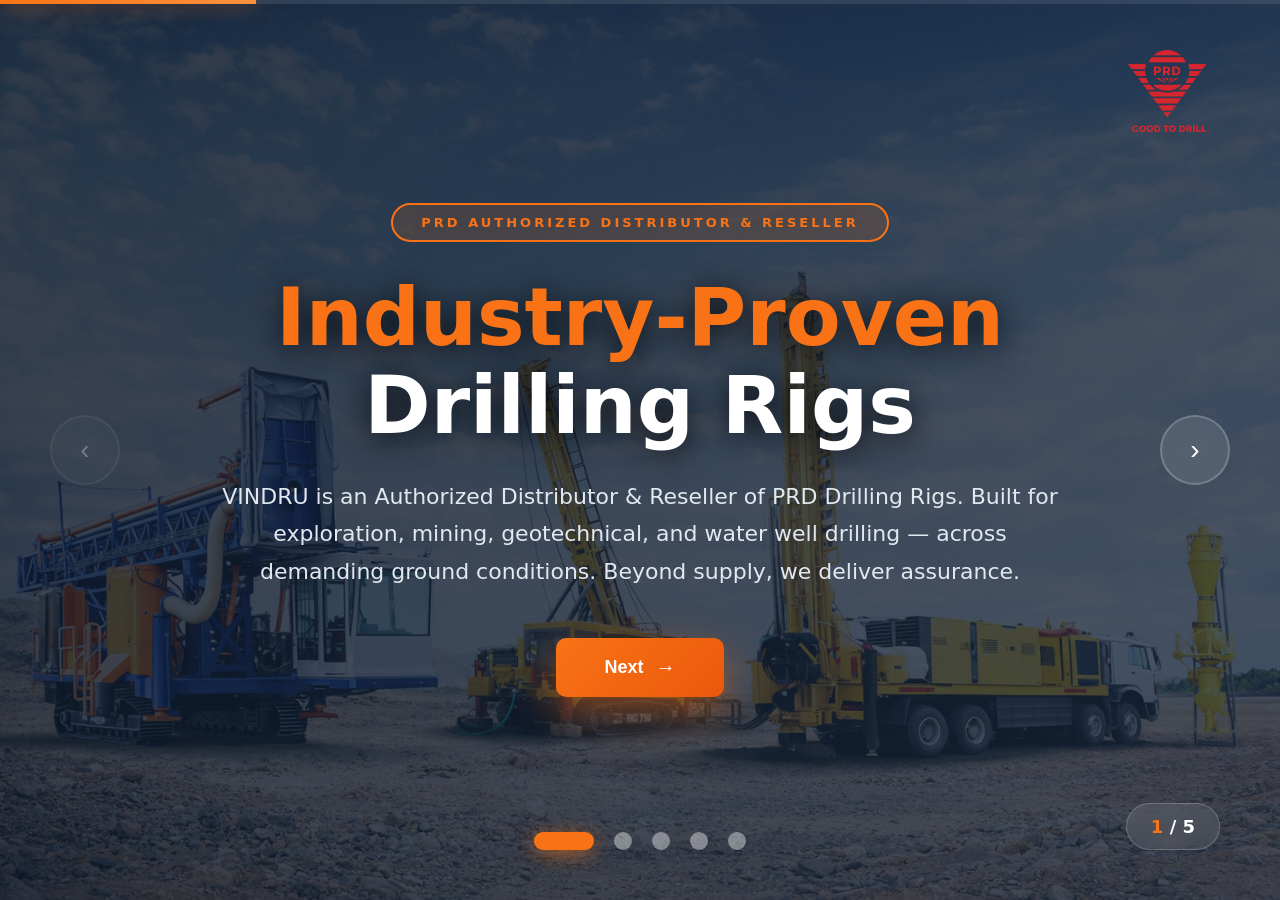
<file: index.html>
<!DOCTYPE html>
<html lang="en">
<head>
  <meta charset="UTF-8">
  <meta name="viewport" content="width=device-width, initial-scale=1.0">
  <title>VINDRU | Industrial Drilling Solutions</title>
  <link rel="icon" href="Vindru-LOGO-New.png">
  <style>
    * {
      margin: 0;
      padding: 0;
      box-sizing: border-box;
    }

    body {
      font-family: 'Inter', system-ui, sans-serif;
      overflow: hidden;
    }

    .slider-container {
      width: 100vw;
      height: 100vh;
      position: relative;
      overflow: hidden;
    }

    .slides {
      display: flex;
      width: 500vw;
      height: 100vh;
      transition: transform 0.8s cubic-bezier(0.4, 0, 0.2, 1);
    }

    .slide {
      width: 100vw;
      height: 100vh;
      position: relative;
      display: flex;
      align-items: center;
      justify-content: center;
      flex-shrink: 0;
    }

    .slide-bg {
      position: absolute;
      inset: 0;
      background-size: cover;
      background-position: center;
      filter: brightness(0.6);
    }

    .slide-1 .slide-bg { background-image: url('vindru-hero-1.png'); }
    .slide-2 .slide-bg { background-image: url('heroSlider2.png'); }
    .slide-3 .slide-bg { background-image: url('heroSlide3.png'); }
    .slide-4 .slide-bg { background-image: url('vindru-hero-4.png'); }
    .slide-5 .slide-bg { background-image: url('vindru-hero-5.png'); }

    .slide-overlay {
      position: absolute;
      inset: 0;
      background: linear-gradient(135deg, rgba(10,22,40,0.7), rgba(26,47,74,0.6));
    }

    .slide-content {
      position: relative;
      z-index: 10;
      text-align: center;
      max-width: 1000px;
      padding: 0 60px;
      animation: fadeIn 1s ease;
    }

    .slide-badge {
      display: inline-block;
      padding: 10px 28px;
      background: rgba(249,115,22,0.15);
      border: 2px solid #f97316;
      border-radius: 50px;
      color: #f97316;
      font-size: 13px;
      font-weight: 700;
      letter-spacing: 3px;
      margin-bottom: 32px;
      text-transform: uppercase;
    }

    .slide-title {
      font-size: 80px;
      font-weight: 900;
      color: #ffffff;
      line-height: 1.1;
      margin-bottom: 28px;
      text-shadow: 0 4px 30px rgba(0,0,0,0.8);
    }

    .slide-title .orange {
      color: #f97316;
    }

    .slide-desc {
      font-size: 22px;
      color: #e2e8f0;
      line-height: 1.7;
      margin-bottom: 48px;
      max-width: 850px;
      margin-left: auto;
      margin-right: auto;
    }

    .slide-btn {
      display: inline-flex;
      align-items: center;
      gap: 12px;
      padding: 18px 48px;
      background: linear-gradient(135deg, #f97316, #ea580c);
      color: white;
      border-radius: 10px;
      font-size: 18px;
      font-weight: 700;
      text-decoration: none;
      box-shadow: 0 15px 40px rgba(249,115,22,0.5);
      transition: all 0.3s;
      border: none;
      cursor: pointer;
      position: relative;
      overflow: hidden;
    }

    .slide-btn::before {
      content: '';
      position: absolute;
      top: 50%;
      left: 50%;
      width: 0;
      height: 0;
      border-radius: 50%;
      background: rgba(255,255,255,0.2);
      transform: translate(-50%, -50%);
      transition: width 0.6s, height 0.6s;
    }

    .slide-btn:hover::before {
      width: 300px;
      height: 300px;
    }

    .slide-btn:hover {
      transform: translateY(-3px);
      box-shadow: 0 20px 50px rgba(249,115,22,0.7);
    }

    .btn-icon {
      font-size: 20px;
      transition: transform 0.3s;
      position: relative;
      z-index: 1;
    }

    .slide-btn:hover .btn-icon {
      transform: translateX(5px);
    }

    .slide-btn span {
      position: relative;
      z-index: 1;
    }

    .nav-arrow {
      position: fixed;
      top: 50%;
      transform: translateY(-50%);
      z-index: 100;
      width: 70px;
      height: 70px;
      background: rgba(255,255,255,0.1);
      backdrop-filter: blur(10px);
      border: 2px solid rgba(255,255,255,0.2);
      border-radius: 50%;
      display: flex;
      align-items: center;
      justify-content: center;
      cursor: pointer;
      transition: all 0.3s;
      color: white;
      font-size: 28px;
    }

    .nav-arrow:hover {
      background: rgba(249,115,22,0.9);
      border-color: #f97316;
      transform: translateY(-50%) scale(1.1);
    }

    .nav-arrow.left {
      left: 50px;
    }

    .nav-arrow.right {
      right: 50px;
    }

    .nav-arrow:disabled {
      opacity: 0.3;
      cursor: not-allowed;
      pointer-events: none;
    }

    .progress-bar {
      position: fixed;
      top: 0;
      left: 0;
      width: 100%;
      height: 4px;
      background: rgba(255,255,255,0.1);
      z-index: 101;
    }

    .progress-fill {
      height: 100%;
      background: linear-gradient(90deg, #f97316, #fb923c);
      transition: width 0.8s cubic-bezier(0.4, 0, 0.2, 1);
      box-shadow: 0 0 20px rgba(249,115,22,0.8);
    }

    .slide-counter {
      position: fixed;
      bottom: 50px;
      right: 60px;
      z-index: 100;
      color: white;
      font-size: 18px;
      font-weight: 700;
      background: rgba(255,255,255,0.1);
      backdrop-filter: blur(10px);
      padding: 12px 24px;
      border-radius: 30px;
      border: 1px solid rgba(255,255,255,0.2);
    }

    .slide-counter span {
      color: #f97316;
    }

    .slide-indicators {
      position: fixed;
      bottom: 50px;
      left: 50%;
      transform: translateX(-50%);
      z-index: 100;
      display: flex;
      gap: 20px;
      align-items: center;
    }

    .indicator {
      width: 18px;
      height: 18px;
      border-radius: 50%;
      background: rgba(255,255,255,0.4);
      cursor: pointer;
      transition: all 0.4s;
      border: 2px solid transparent;
    }

    .indicator:hover {
      background: rgba(255,255,255,0.6);
      transform: scale(1.2);
    }

    .indicator.active {
      width: 60px;
      background: #f97316;
      border-radius: 9px;
      border-color: rgba(249,115,22,0.3);
      box-shadow: 0 4px 20px rgba(249,115,22,0.6);
    }

    .prd-logo {
      position: absolute;
      top: 40px;
      right: 60px;
      z-index: 100;
      width: 100px;
      opacity: 0.9;
    }

    @keyframes fadeIn {
      from {
        opacity: 0;
        transform: translateY(30px);
      }
      to {
        opacity: 1;
        transform: translateY(0);
      }
    }
  </style>
</head>
<body>

<div class="slider-container">
  <!-- Progress Bar -->
  <div class="progress-bar">
    <div class="progress-fill" id="progressFill"></div>
  </div>

  <!-- Slide Counter -->
  <div class="slide-counter">
    <span id="currentSlideNum">1</span> / 5
  </div>

  <div class="slides" id="slides">
    
    <!-- Slide 1: Drill Rigs -->
    <div class="slide slide-1">
      <div class="slide-bg"></div>
      <div class="slide-overlay"></div>
      <div class="slide-content">
        <div class="slide-badge">PRD Authorized Distributor & Reseller</div>
        <h1 class="slide-title"><span class="orange">Industry-Proven</span> Drilling Rigs</h1>
        <p class="slide-desc">
          VINDRU is an Authorized Distributor & Reseller of PRD Drilling Rigs. Built for exploration, mining, geotechnical, and water well drilling — across demanding ground conditions. Beyond supply, we deliver assurance.
        </p>
        <button class="slide-btn" onclick="nextSlide()">
          <span>Next</span>
          <span class="btn-icon">→</span>
        </button>
      </div>
      <!-- PRD Logo (only on slide 1) -->
      <img src="prd-logo.png" alt="PRD" class="prd-logo">
    </div>

    <!-- Slide 2: Drill Tools -->
    <div class="slide slide-2">
      <div class="slide-bg"></div>
      <div class="slide-overlay"></div>
      <div class="slide-content">
        <h1 class="slide-title">Drill Tools & Components</h1>
        <p class="slide-desc">
          Complete range of drilling bits, hammers, rods, and accessories engineered for reliable penetration, stable hole quality, smooth drilling operations, and consistent core recovery across varying ground conditions.
        </p>
        <button class="slide-btn" onclick="nextSlide()">
          <span>Next</span>
          <span class="btn-icon">→</span>
        </button>
      </div>
    </div>

    <!-- Slide 3: Engines & Pumps -->
    <div class="slide slide-3">
      <div class="slide-bg"></div>
      <div class="slide-overlay"></div>
      <div class="slide-content">
        <h1 class="slide-title">Engines, Pumps & Compressors</h1>
        <p class="slide-desc">
          Range of air compressors, booster systems, industrial engines and water pumps designed to support drilling operations across exploration, geotechnical, mining, water well, and construction projects.
        </p>
        <button class="slide-btn" onclick="nextSlide()">
          <span>Next</span>
          <span class="btn-icon">→</span>
        </button>
      </div>
    </div>

    <!-- Slide 4: Used Equipment -->
    <div class="slide slide-4">
      <div class="slide-bg"></div>
      <div class="slide-overlay"></div>
      <div class="slide-content">
        
        <h1 class="slide-title">Used Equipment</h1>
        <p class="slide-desc">
          High-quality refurbished and used drilling equipment at unmatched market prices. Each machine is carefully inspected, restored, and performance-tested by our skilled team to ensure operational readiness.
        </p>
        <button class="slide-btn" onclick="nextSlide()">
          <span>Next</span>
          <span class="btn-icon">→</span>
        </button>
      </div>
    </div>

    <!-- Slide 5: Services -->
    <div class="slide slide-5">
      <div class="slide-bg"></div>
      <div class="slide-overlay"></div>
      <div class="slide-content">
       
        <h1 class="slide-title">Services</h1>
        <p class="slide-desc">
          Specialized Drilling Consultation, Crew Deployment, and Machine Inspection Services designed to maximize performance, reduce downtime, and improve operational efficiency. With deep industry expertise and skilled manpower.
        </p>
        <a href="home.html" class="slide-btn">
          <span>Get Started</span>
          <span class="btn-icon">→</span>
        </a>
      </div>
    </div>

  </div>

  <!-- Navigation Arrows -->
  <button class="nav-arrow left" id="prevBtn" onclick="prevSlide()">‹</button>
  <button class="nav-arrow right" id="nextBtn" onclick="nextSlide()">›</button>

  <!-- Slide Indicators -->
  <div class="slide-indicators">
    <div class="indicator active" onclick="goToSlide(0)"></div>
    <div class="indicator" onclick="goToSlide(1)"></div>
    <div class="indicator" onclick="goToSlide(2)"></div>
    <div class="indicator" onclick="goToSlide(3)"></div>
    <div class="indicator" onclick="goToSlide(4)"></div>
  </div>

</div>

<script>
let currentSlide = 0;
const totalSlides = 5;
const slides = document.getElementById('slides');
const prevBtn = document.getElementById('prevBtn');
const nextBtn = document.getElementById('nextBtn');
const indicators = document.querySelectorAll('.indicator');
const progressFill = document.getElementById('progressFill');
const slideCounter = document.getElementById('currentSlideNum');

function updateSlide() {
  slides.style.transform = `translateX(-${currentSlide * 100}vw)`;
  
  indicators.forEach((ind, index) => {
    ind.classList.toggle('active', index === currentSlide);
  });

  prevBtn.disabled = currentSlide === 0;
  nextBtn.disabled = currentSlide === totalSlides - 1;
  
  const progress = ((currentSlide + 1) / totalSlides) * 100;
  progressFill.style.width = progress + '%';
  slideCounter.textContent = currentSlide + 1;
}

function nextSlide() {
  if (currentSlide < totalSlides - 1) {
    currentSlide++;
    updateSlide();
  }
}

function prevSlide() {
  if (currentSlide > 0) {
    currentSlide--;
    updateSlide();
  }
}

function goToSlide(index) {
  currentSlide = index;
  updateSlide();
}

document.addEventListener('keydown', (e) => {
  if (e.key === 'ArrowRight') nextSlide();
  if (e.key === 'ArrowLeft') prevSlide();
});

updateSlide();
</script>

</body>
</html>
</file>
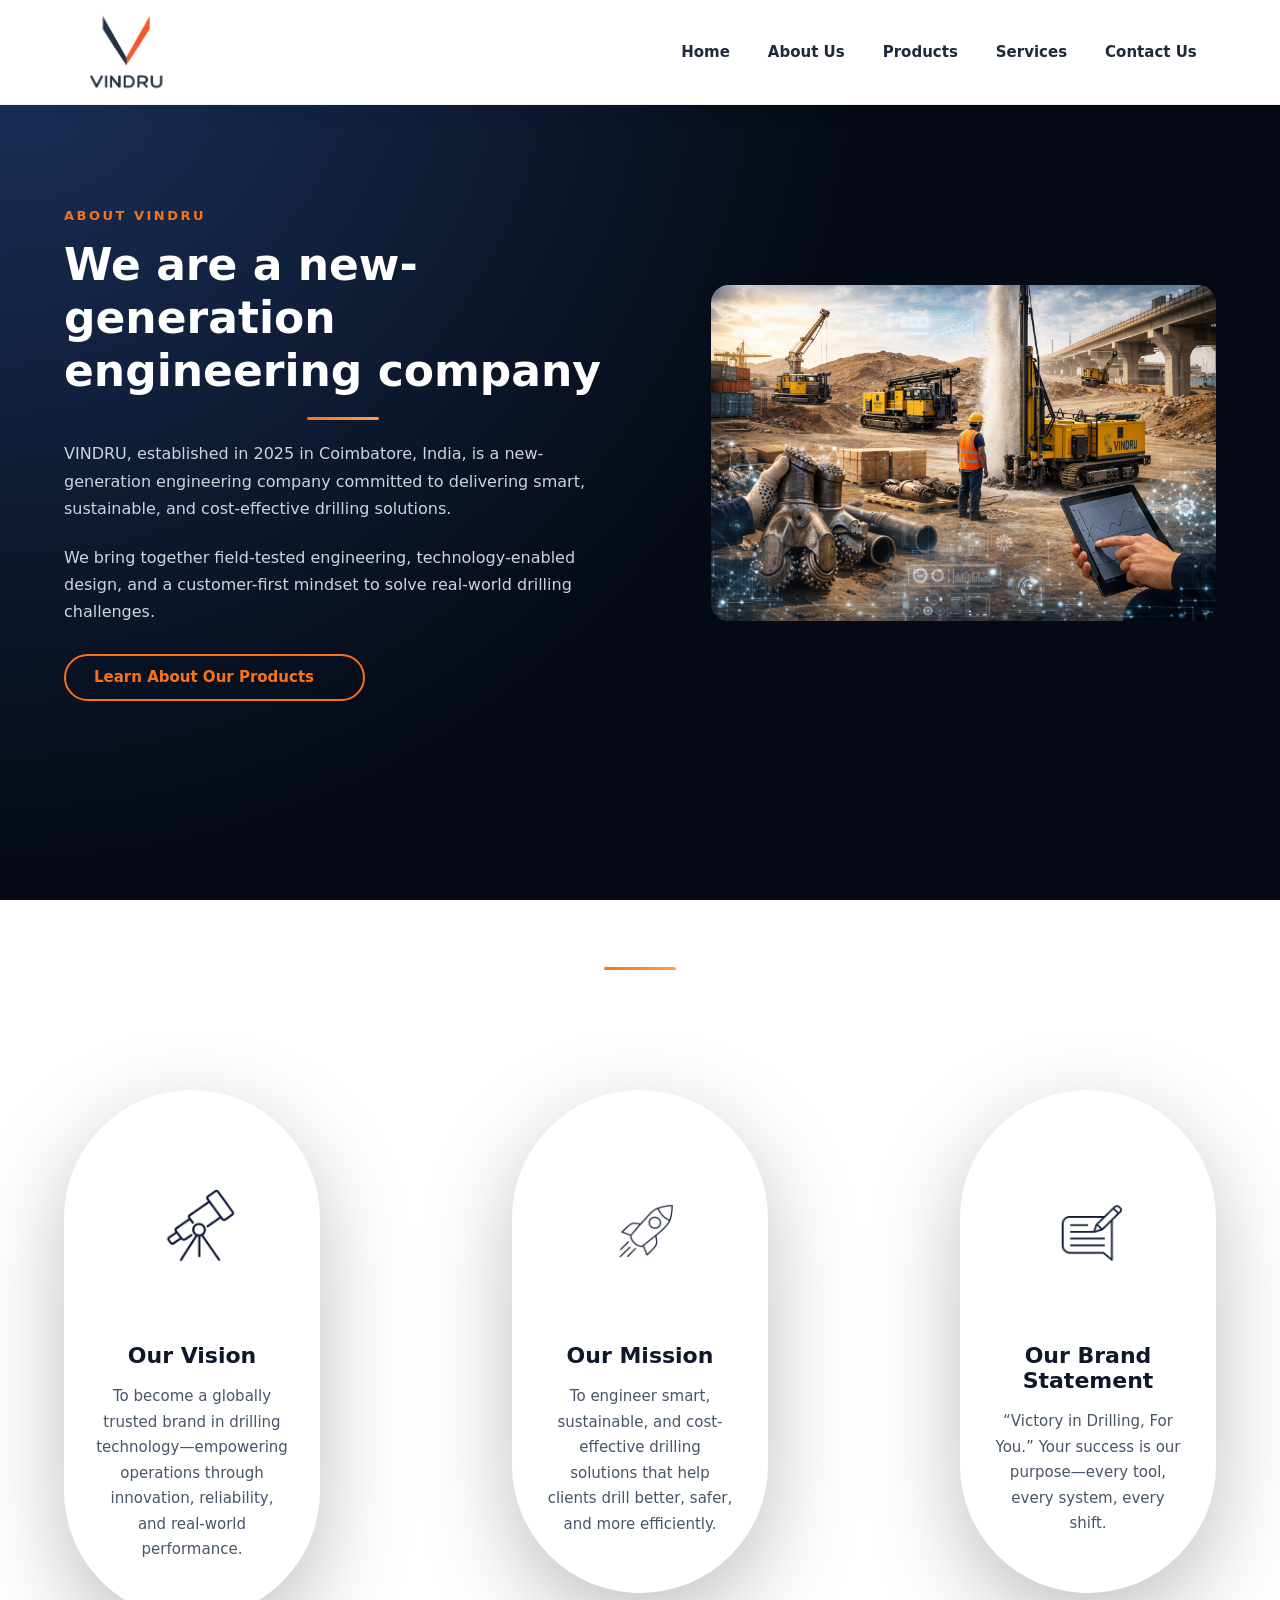
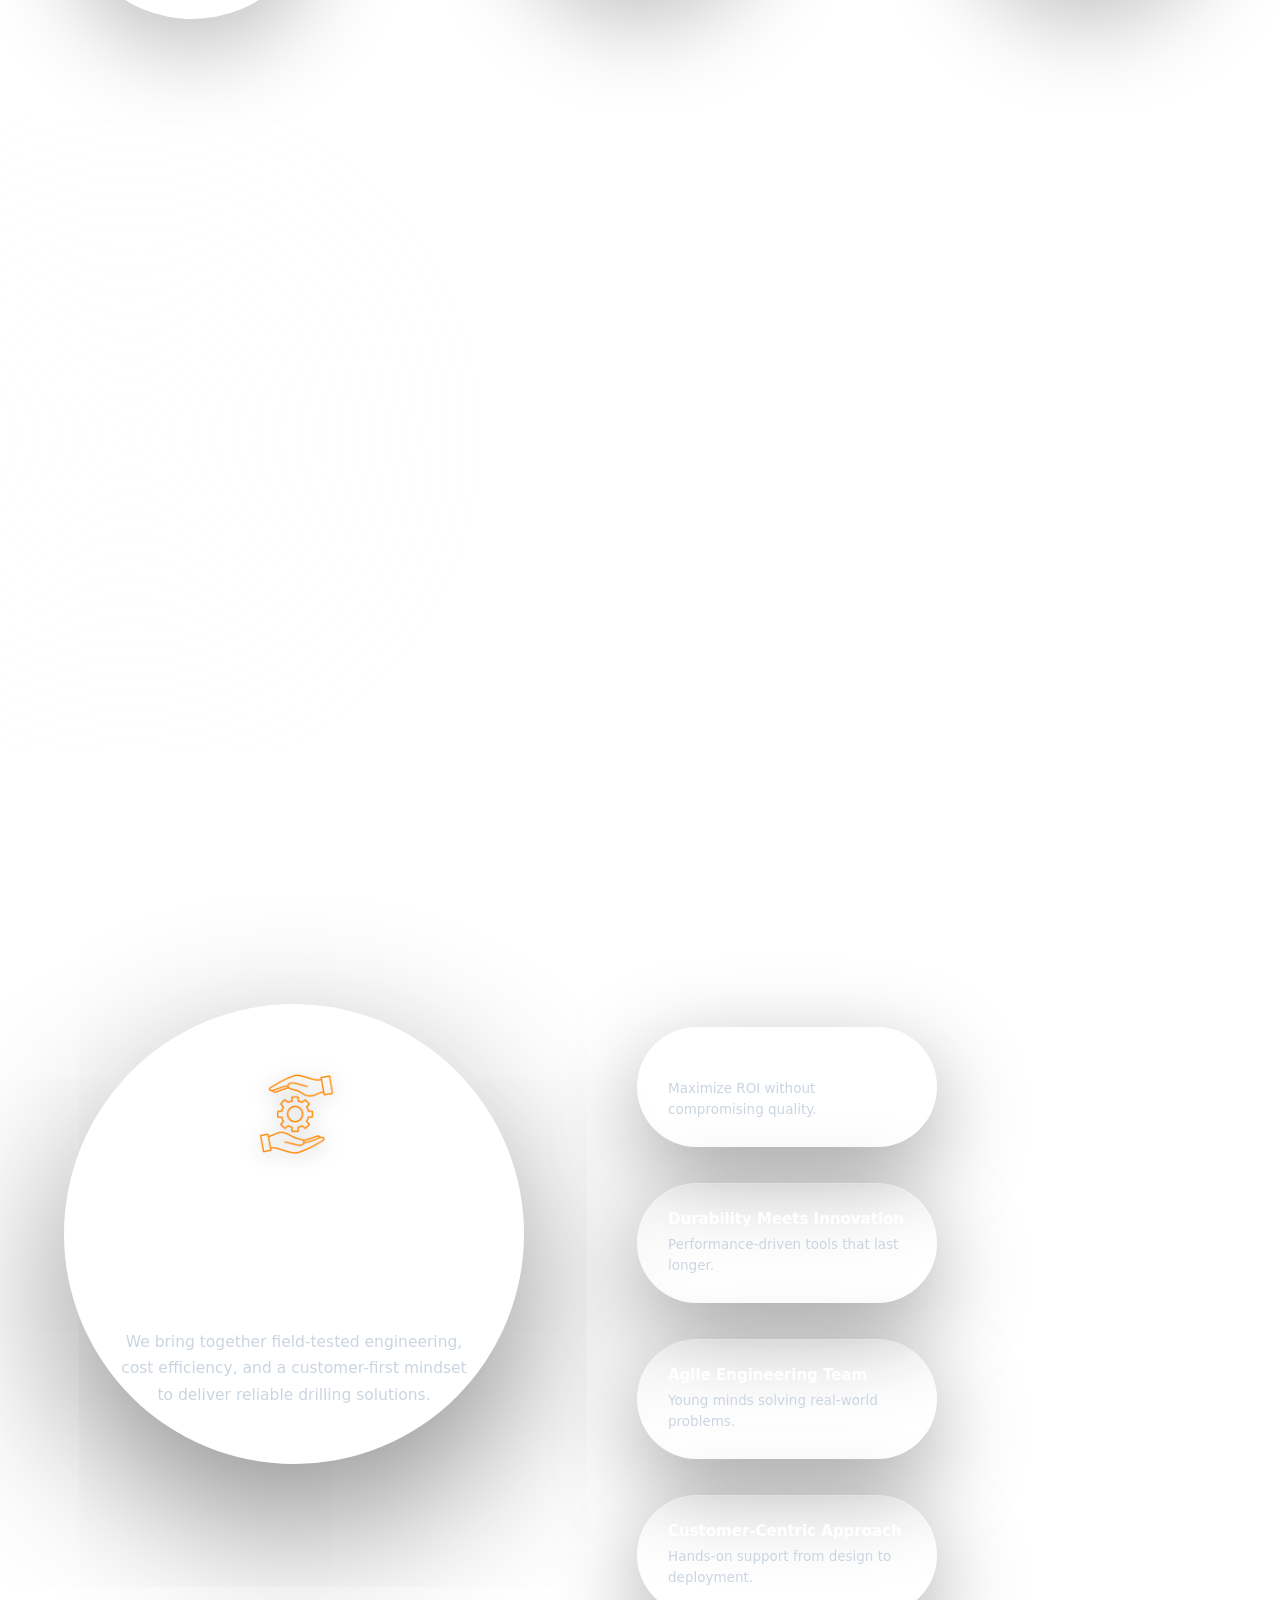
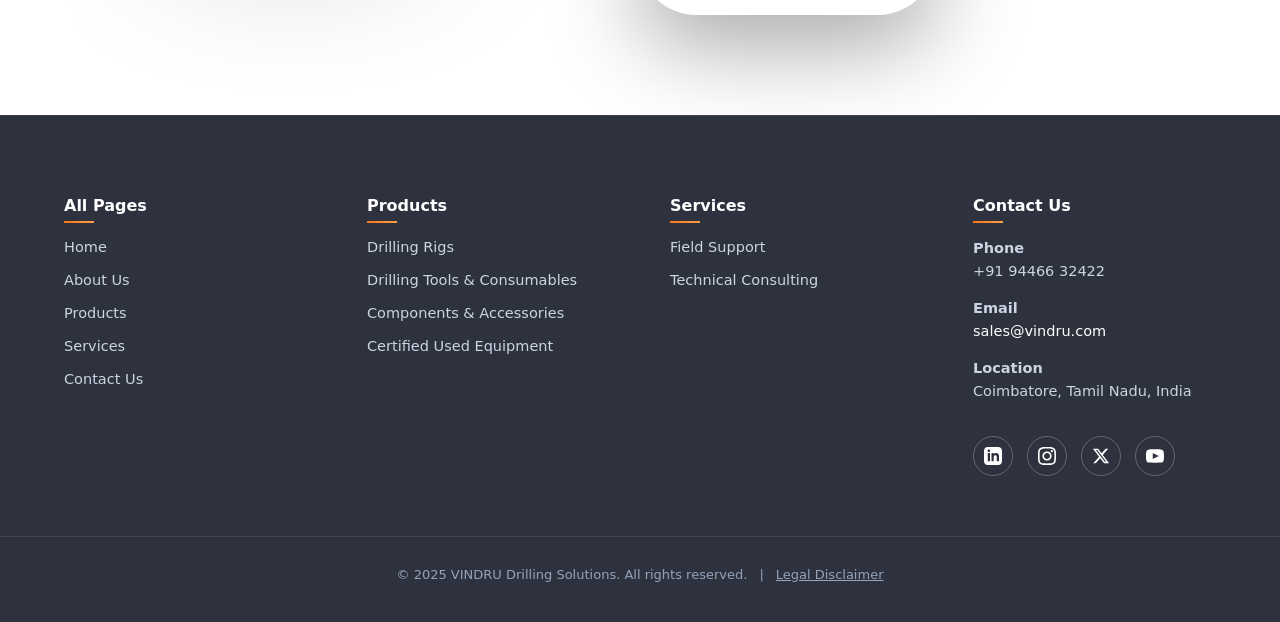
<file: about.html>
<!DOCTYPE html>
<html lang="en">
<head>
  <meta charset="UTF-8" />
  <meta name="viewport" content="width=device-width, initial-scale=1.0" />
  <meta name="description" content="Learn about VINDRU - A new-generation engineering company delivering smart, sustainable drilling solutions. Discover our vision, mission, and commitment to excellence.">
  <meta name="keywords" content="VINDRU about, drilling company, engineering solutions, drilling technology, industrial equipment, mining solutions">
  <meta name="author" content="VINDRU Drilling Solutions">
  
  <!-- Open Graph / Social Media -->
  <meta property="og:type" content="website">
  <meta property="og:title" content="About VINDRU | Industrial Drilling Solutions">
  <meta property="og:description" content="New-generation engineering company committed to delivering smart, sustainable, and cost-effective drilling solutions worldwide.">
  <meta property="og:image" content="https://vindru.com/Vindru-LOGO-New.png">
  <meta property="og:url" content="https://vindru.com/about.html">
  
  <!-- Twitter Card -->
  <meta name="twitter:card" content="summary_large_image">
  <meta name="twitter:title" content="About VINDRU | Industrial Drilling Solutions">
  <meta name="twitter:description" content="New-generation engineering company delivering smart drilling solutions.">
  
  <!-- Favicon -->
  <link rel="icon" type="image/png" href="Vindru-LOGO-New.png">
  
  <title>About Us | VINDRU - Industrial Drilling Solutions</title>
  
  <!-- Preload critical assets -->
  <link rel="preload" href="style.css" as="style">
  <link rel="preload" href="about.css" as="style">

  <!-- Global Styles -->
  <link rel="stylesheet" href="style.css">
  <link rel="stylesheet" href="about.css">
</head>

<body>

<!-- ================= NAVBAR ================= -->
<header class="navbar">
  <div class="nav-container">

    <div class="logo">
      <img src="Vindru-LOGO-New.png" alt="VINDRU">
    </div>

    <!-- DESKTOP MENU -->
    <nav class="nav-links">
      <a href="index.html">Home</a>
      <a href="about.html">About Us</a>
      <a href="products-new.html">Products</a>
      <a href="services.html">Services</a>
      <a href="contact.html">Contact Us</a>
    </nav>

    <!-- MOBILE HAMBURGER -->
    <div class="menu-toggle" id="menuToggle">
      <span></span>
      <span></span>
      <span></span>
    </div>

  </div>
</header>

<div class="menu-overlay" id="menuOverlay">
  <nav class="menu-links">
    <a href="index.html">Home</a>
    <a href="about.html">About Us</a>
    <a href="products-new.html">Products</a>
    <a href="services.html">Services</a>
    <a href="contact.html">Contact Us</a>
  </nav>
</div>

<main class="about-page">

<!-- ================= ABOUT VINDRU ================= -->
<section class="about-hero section full-width">
  <div class="container about-hero-grid">

    <!-- TEXT FROM LEFT -->
    <div class="about-hero-content reveal reveal-left">
      <span class="section-tag">ABOUT VINDRU</span>

      <h2>We are a new-generation engineering company</h2>
      <div class="accent-line"></div>

      <p>
        VINDRU, established in 2025 in Coimbatore, India, is a new-generation engineering company
        committed to delivering smart, sustainable, and cost-effective drilling solutions.
      </p>

      <p>
        We bring together field-tested engineering, technology-enabled design,
        and a customer-first mindset to solve real-world drilling challenges.
      </p>

      <div class="about-cta">
        <a href="products-new.html" class="btn-outline">Learn About Our Products</a>
      </div>
    </div>

    <!-- IMAGE FROM RIGHT -->
    <div class="about-hero-image reveal reveal-right delay-1">
      <img src="about us.png" alt="VINDRU Engineering Operations" loading="lazy" width="600" height="400">
    </div>

  </div>
</section>

<!-- ================= WHAT VINDRU MEANS ================= -->
<!-- ================= WHAT VINDRU MEANS ================= -->
<section class="about-vision-mission section full-width">
  <div class="container vm-header">

    <h2 class="section-heading reveal">What VINDRU Means</h2>
    <div class="accent-line reveal delay-1"></div>

    <div class="vision-mission-grid">

      <div class="vm-card reveal reveal-scale delay-1">
        <div class="vm-illustration">
          <img src="vision.png" alt="Our Vision" loading="lazy" width="200" height="200">
        </div>
        <h3>Our Vision</h3>
        <p>
          To become a globally trusted brand in drilling technology—empowering operations
          through innovation, reliability, and real-world performance.
        </p>
      </div>

      <div class="vm-card reveal reveal-scale delay-2">
        <div class="vm-illustration">
          <img src="mission.png" alt="Our Mission" loading="lazy" width="200" height="200">
        </div>
        <h3>Our Mission</h3>
        <p>
          To engineer smart, sustainable, and cost-effective drilling solutions that help
          clients drill better, safer, and more efficiently.
        </p>
      </div>

      <div class="vm-card reveal reveal-scale delay-3">
        <div class="vm-illustration">
          <img src="state.png" alt="Our Brand Statement" loading="lazy" width="200" height="200">
        </div>
        <h3>Our Brand Statement</h3>
        <p>
          “Victory in Drilling, For You.”  
          Your success is our purpose—every tool, every system, every shift.
        </p>
      </div>

    </div>

  </div>
</section>

<!-- ================= WHY VINDRU ================= -->
<section class="about-why section full-width">
  <div class="container why-layout">

    <!-- IMAGE FROM LEFT -->
    <div class="why-visual reveal reveal-left">
      <img src="why.png" alt="Why VINDRU" loading="lazy" width="460" height="460">
    </div>

    <!-- CONTENT FROM RIGHT -->
    <div class="why-content reveal reveal-right delay-1">
      <h2>Why VINDRU</h2>
      

      <div class="why-item reveal delay-2">
        <h3>Quality</h3>
        <p>Our products are manufactured to the highest standards of craftsmanship.</p>
      </div>

      <div class="why-item reveal delay-3">
        <h3>Innovation</h3>
        <p>Continuously evolving to integrate the latest advancements.</p>
      </div>

      <div class="why-item reveal delay-4">
        <h3>Customer Focus</h3>
        <p>Prioritizing your satisfaction in every aspect of our operations.</p>
      </div>
    </div>

  </div>
</section>

<!-- ================= UNIQUE VALUE ================= -->
<section class="unique-value section full-width">
  <div class="container uv-wrapper">

    <!-- LEFT -->
    <div class="uv-left reveal reveal-scale">
      <div class="uv-main-circle">
        <div class="uv-main-content">
          <img src="unique.png" alt="Value Icon" class="uv-main-image" loading="lazy" width="120" height="120">

          <h2>Our Unique<br>Value Proposition</h2>
          

          <p>
            We bring together field-tested engineering, cost efficiency,
            and a customer-first mindset to deliver reliable drilling solutions.
          </p>
        </div>
      </div>
    </div>

    <!-- RIGHT -->
    <div class="uv-right">

      <div class="uv-pill reveal delay-1">
        <h4>Custom Engineered Solutions</h4>
        <p>Designed for site-specific drilling needs.</p>
      </div>

      <div class="uv-pill reveal delay-2">
        <h4>Cost-Effective & Scalable</h4>
        <p>Maximize ROI without compromising quality.</p>
      </div>

      <div class="uv-pill reveal delay-3">
        <h4>Durability Meets Innovation</h4>
        <p>Performance-driven tools that last longer.</p>
      </div>

      <div class="uv-pill reveal delay-4">
        <h4>Agile Engineering Team</h4>
        <p>Young minds solving real-world problems.</p>
      </div>

      <div class="uv-pill reveal delay-4">
        <h4>Customer-Centric Approach</h4>
        <p>Hands-on support from design to deployment.</p>
      </div>

    </div>

  </div>
</section>

<!-- ================= CONTACT ================= -->
<footer class="vindru-footer">

  <div class="footer-container">

    <!-- ALL PAGES -->
    <div class="footer-col">
      <h4>All Pages</h4>
      <ul>
        <li><a href="index.html">Home</a></li>
        <li><a href="about.html">About Us</a></li>
        <li><a href="products-new.html">Products</a></li>
        <li><a href="services.html">Services</a></li>
        <li><a href="contact.html">Contact Us</a></li>
      </ul>
    </div>

    <!-- PRODUCTS -->
    <div class="footer-col">
      <h4>Products</h4>
      <ul>
        <li><a href="products-new.html#vin-saver">Drilling Rigs</a></li>
        <li><a href="products-new.html#drilling-tools">Drilling Tools & Consumables</a></li>
        <li><a href="products-new.html#components">Components & Accessories</a></li>
        <li><a href="products-new.html#used-equipment">Certified Used Equipment</a></li>
      </ul>
    </div>

    <!-- SERVICES -->
    <div class="footer-col">
      <h4>Services</h4>
      <ul>
        <li><a href="services.html#field-support">Field Support</a></li>
        <li><a href="services.html#technical-consulting">Technical Consulting</a></li>
      </ul>
    </div>

    <!-- CONTACT -->
    <div class="footer-col footer-contact">
      <h4>Contact Us</h4>

      <p><strong>Phone</strong><br>+91 94466 32422</p>
      <p><strong>Email</strong><br><a href="mailto:sales@vindru.com">sales@vindru.com</a></p>
      <p><strong>Location</strong><br>Coimbatore, Tamil Nadu, India</p>

      <div class="footer-socials">
        <a href="https://www.linkedin.com/company/vindru" target="_blank" rel="noopener" aria-label="LinkedIn">
          <svg width="18" height="18" fill="currentColor" viewBox="0 0 24 24"><path d="M19 0h-14c-2.761 0-5 2.239-5 5v14c0 2.761 2.239 5 5 5h14c2.762 0 5-2.239 5-5v-14c0-2.761-2.238-5-5-5zm-11 19h-3v-11h3v11zm-1.5-12.268c-.966 0-1.75-.79-1.75-1.764s.784-1.764 1.75-1.764 1.75.79 1.75 1.764-.783 1.764-1.75 1.764zm13.5 12.268h-3v-5.604c0-3.368-4-3.113-4 0v5.604h-3v-11h3v1.765c1.396-2.586 7-2.777 7 2.476v6.759z"/></svg>
        </a>
        <a href="https://www.instagram.com/vindru" target="_blank" rel="noopener" aria-label="Instagram">
          <svg width="18" height="18" fill="currentColor" viewBox="0 0 24 24"><path d="M12 2.163c3.204 0 3.584.012 4.85.07 3.252.148 4.771 1.691 4.919 4.919.058 1.265.069 1.645.069 4.849 0 3.205-.012 3.584-.069 4.849-.149 3.225-1.664 4.771-4.919 4.919-1.266.058-1.644.07-4.85.07-3.204 0-3.584-.012-4.849-.07-3.26-.149-4.771-1.699-4.919-4.92-.058-1.265-.07-1.644-.07-4.849 0-3.204.013-3.583.07-4.849.149-3.227 1.664-4.771 4.919-4.919 1.266-.057 1.645-.069 4.849-.069zm0-2.163c-3.259 0-3.667.014-4.947.072-4.358.2-6.78 2.618-6.98 6.98-.059 1.281-.073 1.689-.073 4.948 0 3.259.014 3.668.072 4.948.2 4.358 2.618 6.78 6.98 6.98 1.281.058 1.689.072 4.948.072 3.259 0 3.668-.014 4.948-.072 4.354-.2 6.782-2.618 6.979-6.98.059-1.28.073-1.689.073-4.948 0-3.259-.014-3.667-.072-4.947-.196-4.354-2.617-6.78-6.979-6.98-1.281-.059-1.69-.073-4.949-.073zm0 5.838c-3.403 0-6.162 2.759-6.162 6.162s2.759 6.163 6.162 6.163 6.162-2.759 6.162-6.163c0-3.403-2.759-6.162-6.162-6.162zm0 10.162c-2.209 0-4-1.79-4-4 0-2.209 1.791-4 4-4s4 1.791 4 4c0 2.21-1.791 4-4 4zm6.406-11.845c-.796 0-1.441.645-1.441 1.44s.645 1.44 1.441 1.44c.795 0 1.439-.645 1.439-1.44s-.644-1.44-1.439-1.44z"/></svg>
        </a>
        <a href="https://twitter.com/vindru" target="_blank" rel="noopener" aria-label="X (Twitter)">
          <svg width="18" height="18" fill="currentColor" viewBox="0 0 24 24"><path d="M18.244 2.25h3.308l-7.227 8.26 8.502 11.24H16.17l-5.214-6.817L4.99 21.75H1.68l7.73-8.835L1.254 2.25H8.08l4.713 6.231zm-1.161 17.52h1.833L7.084 4.126H5.117z"/></svg>
        </a>
        <a href="https://www.youtube.com/@vindru" target="_blank" rel="noopener" aria-label="YouTube">
          <svg width="18" height="18" fill="currentColor" viewBox="0 0 24 24"><path d="M19.615 3.184c-3.604-.246-11.631-.245-15.23 0-3.897.266-4.356 2.62-4.385 8.816.029 6.185.484 8.549 4.385 8.816 3.6.245 11.626.246 15.23 0 3.897-.266 4.356-2.62 4.385-8.816-.029-6.185-.484-8.549-4.385-8.816zm-10.615 12.816v-8l8 3.993-8 4.007z"/></svg>
        </a>
      </div>
    </div>

  </div>

  <div class="footer-bottom">
    © 2025 VINDRU Drilling Solutions. All rights reserved.
    <span class="footer-separator">|</span>
    <button id="openLegal" class="footer-legal-link">Legal Disclaimer</button>
  </div>

</footer>

<!-- Legal Disclaimer Modal -->
<div id="legalModal" class="legal-modal">
  <div class="legal-box">
    <button class="legal-close" id="closeLegal">&times;</button>
    <h2>Legal Disclaimer</h2>
    <div class="legal-scroll">
      <h4>Legal Disclaimer</h4>
      <p>VINDRU (Vindru Drilling Solutions Corp) provides access to information and materials (the "Information") on www.vindru.com, subject to the Terms of Use and this Disclaimer. By accessing or using this Website, you acknowledge and agree to be bound by the Terms of Use and this Disclaimer. If you do not agree with these terms, you are advised not to access or use the Website.<br><br>VINDRU reserves the right to modify the Terms of Use and/or this Disclaimer at any time, at its sole discretion and without prior notice, by posting the updated terms on the Website. Continued use of the Website following the posting of any changes constitutes your acceptance of those changes, regardless of whether you have reviewed them.</p>
      
      <h4>Copyright</h4>
      <p>© Vindru Drilling Solutions Corp. 2025. All rights reserved.<br><br>Except as expressly permitted in this Website, no part of the information or content may be reproduced, distributed, or transmitted in any form or by any means without the prior written consent of VINDRU</p>
      
      <h4>Trademarks</h4>
      <p>VINDRU, including the VINDRU name, logos, graphics, service marks, and "vindru.com," are trademarks of VINDRU. Except as expressly permitted herein, these trademarks may not be used without prior written authorization from VINDRU.<br><br>All other trademarks appearing on this Website that are not owned by VINDRU are the property of their respective owners. These owners may not be affiliated with, connected to, or sponsored by VINDRU.</p>
      
      <h4>Website Access and Use</h4>
      <p>Subject to the terms and conditions outlined in the Terms of Use and this Disclaimer, VINDRU grants you a limited, non-exclusive, non-transferable, and restricted right to access, use, and display this Website and its contents.<br><br>By accessing the Website, you agree not to disrupt or attempt to disrupt its operation in any manner. Your use of the Website must at all times comply with the Terms of Use and this Disclaimer.<br><br>Unless expressly stated otherwise on the Website, you may not copy, print, reproduce, or otherwise use the information and materials available on this Website without prior written permission from VINDRU.</p>
      
      <h4>Governing Law and Jurisdiction</h4>
      <p>By accessing this Website, you agree that all matters arising out of or relating to this Website, including any disputes involving VINDRU, shall be governed by the laws of the Republic of India. You also agree to submit to the exclusive jurisdiction of the courts located in Coimbatore, Tamil Nadu, for the resolution of any such disputes.</p>
    </div>
  </div>
</div>

</main>

<!-- ================= REVEAL SCRIPT ================= -->
<script>
  const reveals = document.querySelectorAll('.reveal');

  const observer = new IntersectionObserver(
    entries => {
      entries.forEach(entry => {
        if (entry.isIntersecting) {
          entry.target.classList.add('active');
          observer.unobserve(entry.target);
        }
      });
    },
    { threshold: 0.2 }
  );

  reveals.forEach(el => observer.observe(el));
</script>

<script>
const toggle = document.getElementById("menuToggle");
const overlay = document.getElementById("menuOverlay");

toggle.addEventListener("click", () => {
  overlay.classList.toggle("active");
});

overlay.addEventListener("click", () => {
  overlay.classList.remove("active");
});
</script>

</body>
</html>
</file>
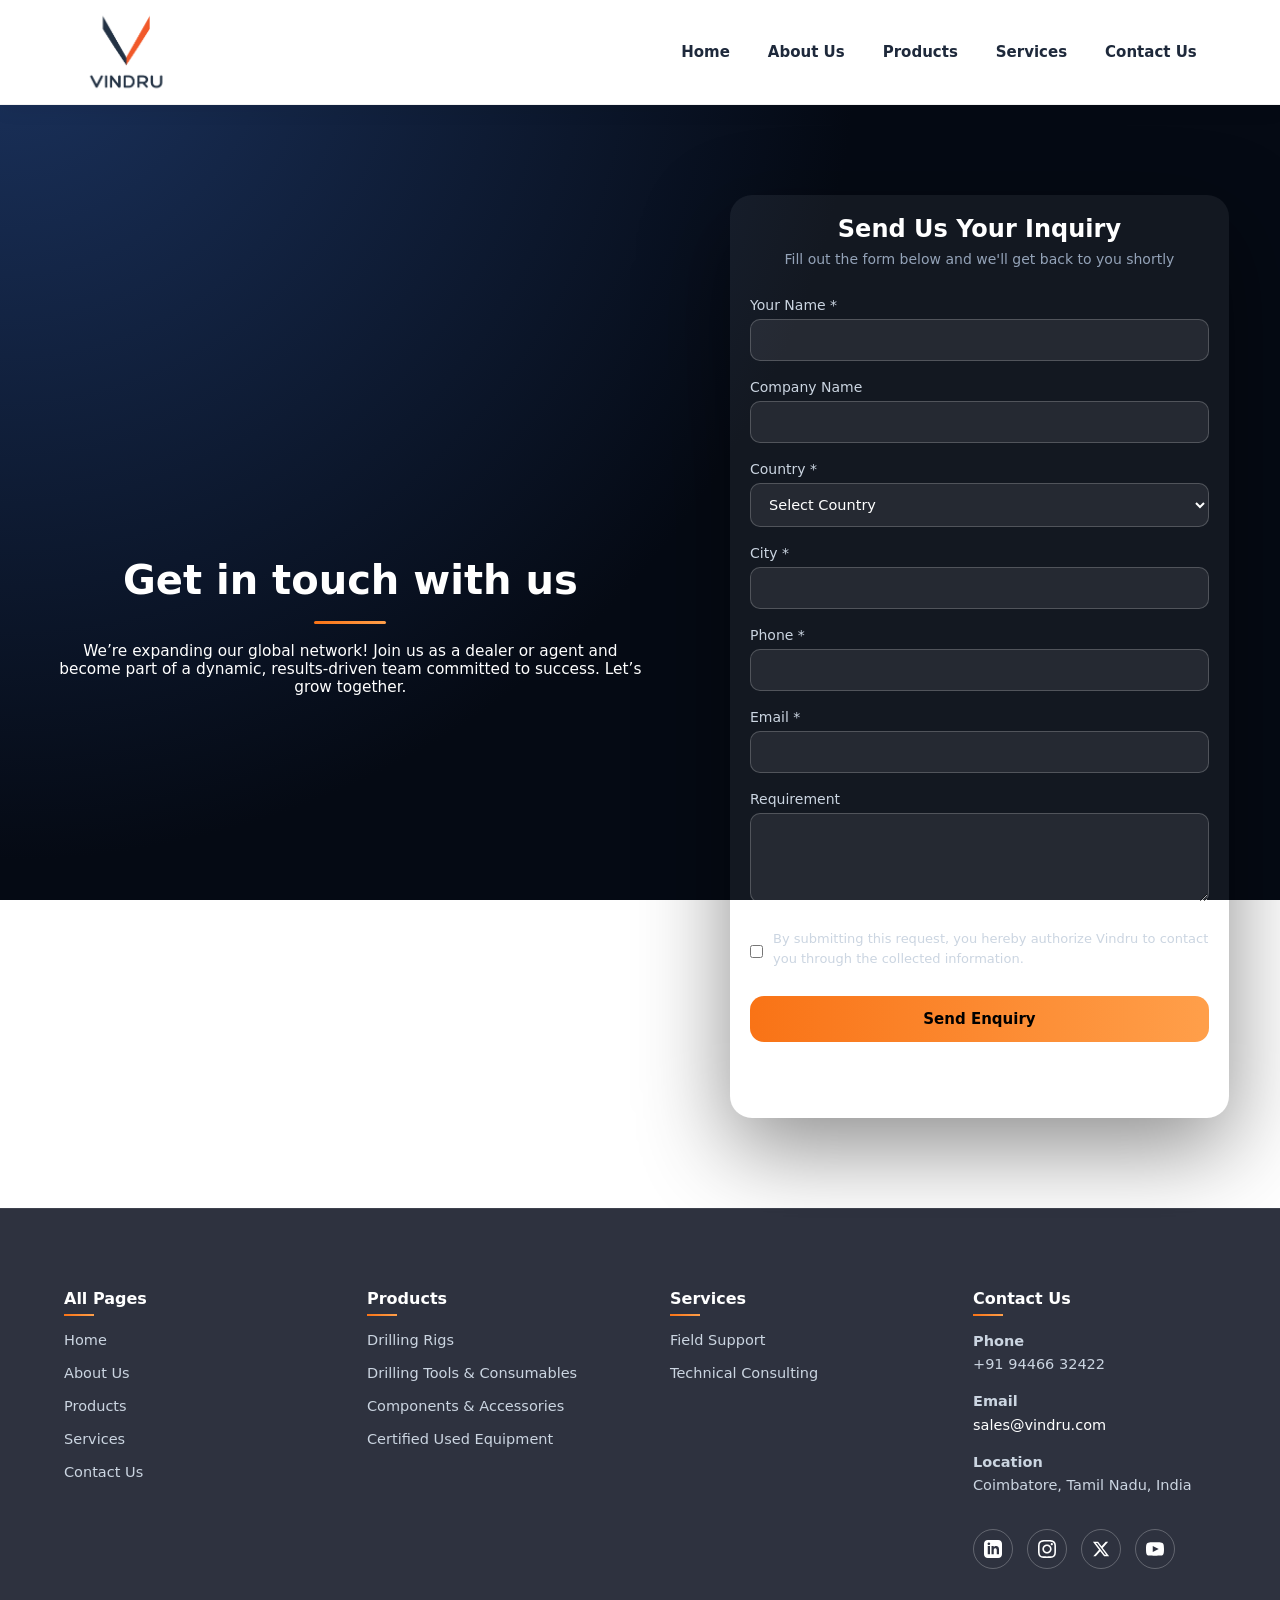
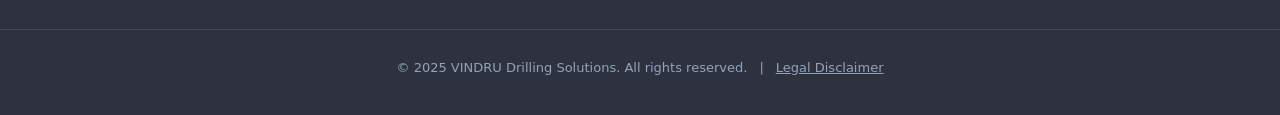
<file: contact.html>
<!DOCTYPE html>
<html lang="en">
<head>
  <meta charset="UTF-8" />
  <meta name="viewport" content="width=device-width, initial-scale=1.0"/>
  <meta name="description" content="Contact VINDRU for drilling solutions, equipment inquiries, and partnership opportunities. Get in touch with our global team for expert consultation.">
  <meta name="keywords" content="contact VINDRU, drilling inquiry, equipment quote, partnership, dealer network, drilling consultation, sales contact">
  <meta name="author" content="VINDRU Drilling Solutions">
  
  <!-- Open Graph / Social Media -->
  <meta property="og:type" content="website">
  <meta property="og:title" content="Contact Us | VINDRU Drilling Solutions">
  <meta property="og:description" content="Get in touch with VINDRU for drilling solutions, equipment inquiries, and partnership opportunities worldwide.">
  <meta property="og:image" content="https://vindru.com/Vindru-LOGO-New.png">
  <meta property="og:url" content="https://vindru.com/contact.html">
  
  <!-- Twitter Card -->
  <meta name="twitter:card" content="summary_large_image">
  <meta name="twitter:title" content="Contact Us | VINDRU Drilling Solutions">
  <meta name="twitter:description" content="Contact VINDRU for drilling solutions and partnership opportunities.">
  
  <!-- Favicon -->
  <link rel="icon" type="image/png" href="Vindru-LOGO-New.png">
  
  <title>Contact Us | VINDRU - Get in Touch</title>
  
  <!-- Preload critical assets -->
  <link rel="preload" href="style.css" as="style">
  <link rel="preload" href="contact.css" as="style">

  <!-- Global CSS -->
     
  <link rel="stylesheet" href="style.css">
  <link rel="stylesheet" href="contact.css">
  <link rel="stylesheet" href="mobile-fixes.css">
  <script src="contact-form.js" defer></script>

</head>
<body>

  <!-- =========================
       NAVBAR (reuse existing)
  ========================== -->
 <header class="navbar">
  <div class="nav-container">

    <div class="logo">
      <img src="Vindru-LOGO-New.png" alt="VINDRU">
    </div>

    <!-- DESKTOP MENU -->
    <nav class="nav-links">
      <a href="index.html">Home</a>
      <a href="about.html">About Us</a>
      <a href="products-new.html">Products</a>
      <a href="services.html">Services</a>
      <a href="contact.html">Contact Us</a>
    </nav>

    <!-- MOBILE HAMBURGER -->
    <div class="menu-toggle" id="menuToggle">
      <span></span>
      <span></span>
      <span></span>
    </div>

  </div>
</header>

<div class="menu-overlay" id="menuOverlay">
  <nav class="menu-links">
    <a href="index.html">Home</a>
    <a href="about.html">About Us</a>
    <a href="products-new.html">Products</a>
    <a href="services.html">Services</a>
    <a href="contact.html">Contact Us</a>
  </nav>
</div>

  <section class="contact-page full-width">
  <div class="container contact-grid">

    <!-- LEFT INFO -->
    <div class="contact-header reveal-left">
      <h2 class="reveal-up">Get in touch with us</h2>
      <div class="accent-line reveal-scale"></div>

      <p class="reveal-up delay-1">
        We’re expanding our global network! Join us as a dealer or agent and become part of a dynamic, results-driven team committed to success. Let’s grow together.


      </p>

      
    </div>

    <!-- RIGHT FORM (ZOHO EMBED) -->
    <div class="contact-form reveal-right">
      
      <div class="form-header">
        <h3>Send Us Your Inquiry</h3>
        <p>Fill out the form below and we'll get back to you shortly</p>
      </div>

  <form id="vindru-contact-form" class="custom-form">

    <div class="form-group reveal-up delay-1">
  <label>Your Name *</label>
  <input type="text" name="name" required>
</div>

<div class="form-group reveal-up delay-1">
  <label>Company Name</label>
  <input type="text" name="company">
</div>

<div class="form-group reveal-up delay-1">
  <label>Country *</label>
  <select name="country" required>
    <option value="">Select Country</option>
    <option>Afghanistan</option>
    <option>Australia</option>
    <option>Bangladesh</option>
    <option>Brazil</option>
    <option>Canada</option>
    <option>Chile</option>
    <option>China</option>
    <option>Egypt</option>
    <option>Ghana</option>
    <option>India</option>
    <option>Indonesia</option>
    <option>Iran</option>
    <option>Kazakhstan</option>
    <option>Kenya</option>
    <option>Mexico</option>
    <option>Mongolia</option>
    <option>Oman</option>
    <option>Peru</option>
    <option>Qatar</option>
    <option>Russia</option>
    <option>Saudi Arabia</option>
    <option>South Africa</option>
    <option>Tanzania</option>
    <option>UAE</option>
    <option>USA</option>
    <option>Zambia</option>
    <option>Other</option>
  </select>
</div>

<div class="form-group reveal-up delay-1">
  <label>City *</label>
  <input type="text" name="city" required>
</div>

<div class="form-group reveal-up delay-1">
  <label>Phone *</label>
  <input type="tel" name="phone" required>
</div>

<div class="form-group reveal-up delay-1">
  <label>Email *</label>
  <input type="email" name="email" required>
</div>

<div class="form-group reveal-up delay-1">
  <label>Requirement</label>
  <textarea name="requirement" rows="4"></textarea>
</div>

<div class="form-group terms reveal-up delay-1">
  <label class="checkbox">
    <input type="checkbox" required>
    <span>
      By submitting this request, you hereby authorize Vindru to contact you through the collected information.
    </span>
  </label>
</div>

<button type="submit" class="primary-btn">
  <span class="btn-text">Send Enquiry</span>
  <span class="btn-loader"></span>
</button>

<p id="form-status" class="form-message"></p>

  </form>
</div>

  </div>
</section>


<div id="legalModal" class="legal-modal">

  <div class="legal-box">

    <button class="legal-close" id="closeLegal">&times;</button>

    <h2>Legal Disclaimer</h2>

    <div class="legal-scroll">

      <!-- SECTION 1 -->
      <h4>Legal Disclaimer</h4>
      <p>
        VINDRU (Vindru Drilling Solutions Corp) provides access to information and materials (the “Information”) on www.vindru.com, subject to the Terms of Use and this Disclaimer. By accessing or using this Website, you acknowledge and agree to be bound by the Terms of Use and this Disclaimer. If you do not agree with these terms, you are advised not to access or use the Website.
<br>


VINDRU reserves the right to modify the Terms of Use and/or this Disclaimer at any time, at its sole discretion and without prior notice, by posting the updated terms on the Website. Continued use of the Website following the posting of any changes constitutes your acceptance of those changes, regardless of whether you have reviewed them.
      </p>

      <!-- SECTION 2 -->
      <h4>Copyright</h4>
      <p>
        © Vindru Drilling Solutions Corp. 2025. All rights reserved.


<br>
Except as expressly permitted in this Website, no part of the information or content may be reproduced, distributed, or transmitted in any form or by any means without the prior written consent of VINDRU
      </p>

      <!-- SECTION 3 -->
      <h4>Trademarks</h4>
      <p>
        VINDRU, including the VINDRU name, logos, graphics, service marks, and "vindru.com," are trademarks of VINDRU. Except as expressly permitted herein, these trademarks may not be used without prior written authorization from VINDRU.


<br>
All other trademarks appearing on this Website that are not owned by VINDRU are the property of their respective owners. These owners may not be affiliated with, connected to, or sponsored by VINDRU.
      </p>

      <!-- SECTION 4 -->
      <h4>Website Access and Use</h4>
      <p>
        Subject to the terms and conditions outlined in the Terms of Use and this Disclaimer, VINDRU grants you a limited, non-exclusive, non-transferable, and restricted right to access, use, and display this Website and its contents.

 
<br>
By accessing the Website, you agree not to disrupt or attempt to disrupt its operation in any manner. Your use of the Website must at all times comply with the Terms of Use and this Disclaimer.

 <br>

Unless expressly stated otherwise on the Website, you may not copy, print, reproduce, or otherwise use the information and materials available on this Website without prior written permission from VINDRU.
      </p>

      <!-- SECTION 5 -->
      <h4>Third-Party Links</h4>
      <p>
        This Website may contain links to third-party websites that are not under the control of VINDRU. VINDRU assumes no responsibility or liability for the content, accuracy, or functionality of any external websites accessible through such links, and makes no representations or warranties in this regard.

 
<br>
These links are provided solely for your convenience. Access to any such third-party websites is at your own risk, and the inclusion of any link does not imply endorsement or acceptance by VINDRU of the linked site, its content, or its use.

 <br>

VINDRU is committed to maintaining the integrity of its Website and the links it provides. We welcome feedback regarding both our site and any third-party links included herein.
      </p>

      <!-- SECTION 6 -->
      <h4>Indemnification</h4>
      <p>
       By accepting this Disclaimer, you agree to indemnify, defend, and hold harmless VINDRU, its officers, employees, agents, subsidiaries, affiliates, and partners from and against any and all direct, indirect, incidental, special, consequential, or exemplary damages arising from:

<br>

1.  Your use of this Website;



2.  Your breach of the Terms of Use, this Disclaimer, or any applicable policies or documents incorporated by reference, as well as any violation of applicable laws, rules, or regulations;



3.  Any other matter relating to your access to or use of this Website.



Any business transactions that may occur between users or members as a result of their use of this Website are the sole responsibility of the parties involved. VINDRU bears no liability in connection with such interactions.
      </p>

      <!-- SECTION 7 -->
      <h4>Warranty Disclaimer and Limitation</h4>
      <p>
        The information on this Website is provided by VINDRU on an “as is” basis, without warranties of any kind, express or implied. VINDRU expressly disclaims all warranties, including but not limited to, warranties of design, merchantability, fitness for a particular purpose, non-infringement, or any warranty arising from a course of dealing, usage, or trade practice. VINDRU makes no representations or warranties regarding the accuracy, completeness, performance, or results you may obtain from the use of the information on this Website.


<br>

You assume full responsibility and risk for any results or performance arising from the use of this Website. VINDRU shall not be responsible for any errors, omissions, or inaccuracies in the information or documents referenced by or linked to this Website.

<br>

VINDRU does not guarantee that:

1.  The Website will meet your specific requirements;

2.  Access to the Website will be uninterrupted, timely, secure, or error-free;

3.  The results obtained from using the Website will be accurate or reliable;

4.  The quality of any content, materials, or information obtained through the Website will meet your expectations; or

5.  Any software errors will be corrected.

<br>

Any material downloaded or otherwise obtained through the use of this Website is done at your own discretion and risk. You are solely responsible for any damage to your computer system or loss of data resulting from such downloads.

<br>

No advice or information, whether oral or written, obtained from VINDRU or through this Website, shall create any warranty not expressly stated in this Disclaimer.
<br>


References to third-party companies, products, or services on this Website are provided “as is,” without any warranty, express or implied. Under no circumstances shall VINDRU be liable to you or any third party for any incidental, consequential, indirect, special, or exemplary damages—such as lost business, lost profits, business interruption, or loss of data—arising out of or in connection with the use or performance of the information on this Website, even if VINDRU has been advised of the possibility of such damages. Some jurisdictions do not allow the exclusion or limitation of liability for consequential or incidental damages; as such, the above limitation may not apply to you.

<br>

This Website may contain technical inaccuracies or typographical errors. The information provided is subject to change without notice. VINDRU reserves the right to make improvements and/or changes to the information, products, or services described herein at any time.
      </p>

      <!-- SECTION 8 -->
      <h4>Governing Law and Jurisdiction</h4>
      <p>
       By accessing this Website, you agree that all matters arising out of or relating to this Website, including any disputes involving VINDRU, shall be governed by the laws of the Republic of India. You also agree to submit to the exclusive jurisdiction of the courts located in Coimbatore, Tamil Nadu, for the resolution of any such disputes.
      </p>

      <!-- SECTION 9 -->
      <h4>General</h4>
      <p>
       VINDRU, its marks, logos, and other related names and logos are trademarks of VINDRU. You acknowledge and agree not to display, use, or reproduce these trademarks in any way without prior written consent from VINDRU.


<br>

The section headings in this Disclaimer are for convenience only and do not affect the interpretation or legal effect of its provisions.


<br>
For any questions, comments, or to report violations related to this Website, please contact us at: accounts@vindru.com.
      </p>

    </div>

  </div>

</div>



<footer class="vindru-footer">

  <div class="footer-container">

    <!-- ALL PAGES -->
    <div class="footer-col">
      <h4>All Pages</h4>
      <ul>
        <li><a href="index.html">Home</a></li>
        <li><a href="about.html">About Us</a></li>
        <li><a href="products-new.html">Products</a></li>
        <li><a href="services.html">Services</a></li>
        <li><a href="contact.html">Contact Us</a></li>
      </ul>
    </div>

    <!-- PRODUCTS -->
    <div class="footer-col">
      <h4>Products</h4>
      <ul>
        <li><a href="products-new.html#vin-saver">Drilling Rigs</a></li>
        <li><a href="products-new.html#drilling-tools">Drilling Tools & Consumables</a></li>
        <li><a href="products-new.html#components">Components & Accessories</a></li>
        <li><a href="products-new.html#used-equipment">Certified Used Equipment</a></li>
      </ul>
    </div>

    <!-- SERVICES -->
    <div class="footer-col">
      <h4>Services</h4>
      <ul>
        <li><a href="services.html#field-support">Field Support</a></li>
        <li><a href="services.html#technical-consulting">Technical Consulting</a></li>
      </ul>
    </div>

    <!-- CONTACT -->
    <div class="footer-col footer-contact">
      <h4>Contact Us</h4>

      <p><strong>Phone</strong><br>+91 94466 32422</p>
      <p><strong>Email</strong><br><a href="mailto:sales@vindru.com">sales@vindru.com</a></p>
      <p><strong>Location</strong><br>Coimbatore, Tamil Nadu, India</p>

      <div class="footer-socials">
        <a href="https://www.linkedin.com/company/vindru" target="_blank" rel="noopener" aria-label="LinkedIn">
          <svg width="18" height="18" fill="currentColor" viewBox="0 0 24 24"><path d="M19 0h-14c-2.761 0-5 2.239-5 5v14c0 2.761 2.239 5 5 5h14c2.762 0 5-2.239 5-5v-14c0-2.761-2.238-5-5-5zm-11 19h-3v-11h3v11zm-1.5-12.268c-.966 0-1.75-.79-1.75-1.764s.784-1.764 1.75-1.764 1.75.79 1.75 1.764-.783 1.764-1.75 1.764zm13.5 12.268h-3v-5.604c0-3.368-4-3.113-4 0v5.604h-3v-11h3v1.765c1.396-2.586 7-2.777 7 2.476v6.759z"/></svg>
        </a>
        <a href="https://www.instagram.com/vindru" target="_blank" rel="noopener" aria-label="Instagram">
          <svg width="18" height="18" fill="currentColor" viewBox="0 0 24 24"><path d="M12 2.163c3.204 0 3.584.012 4.85.07 3.252.148 4.771 1.691 4.919 4.919.058 1.265.069 1.645.069 4.849 0 3.205-.012 3.584-.069 4.849-.149 3.225-1.664 4.771-4.919 4.919-1.266.058-1.644.07-4.85.07-3.204 0-3.584-.012-4.849-.07-3.26-.149-4.771-1.699-4.919-4.92-.058-1.265-.07-1.644-.07-4.849 0-3.204.013-3.583.07-4.849.149-3.227 1.664-4.771 4.919-4.919 1.266-.057 1.645-.069 4.849-.069zm0-2.163c-3.259 0-3.667.014-4.947.072-4.358.2-6.78 2.618-6.98 6.98-.059 1.281-.073 1.689-.073 4.948 0 3.259.014 3.668.072 4.948.2 4.358 2.618 6.78 6.98 6.98 1.281.058 1.689.072 4.948.072 3.259 0 3.668-.014 4.948-.072 4.354-.2 6.782-2.618 6.979-6.98.059-1.28.073-1.689.073-4.948 0-3.259-.014-3.667-.072-4.947-.196-4.354-2.617-6.78-6.979-6.98-1.281-.059-1.69-.073-4.949-.073zm0 5.838c-3.403 0-6.162 2.759-6.162 6.162s2.759 6.163 6.162 6.163 6.162-2.759 6.162-6.163c0-3.403-2.759-6.162-6.162-6.162zm0 10.162c-2.209 0-4-1.79-4-4 0-2.209 1.791-4 4-4s4 1.791 4 4c0 2.21-1.791 4-4 4zm6.406-11.845c-.796 0-1.441.645-1.441 1.44s.645 1.44 1.441 1.44c.795 0 1.439-.645 1.439-1.44s-.644-1.44-1.439-1.44z"/></svg>
        </a>
        <a href="https://twitter.com/vindru" target="_blank" rel="noopener" aria-label="X (Twitter)">
          <svg width="18" height="18" fill="currentColor" viewBox="0 0 24 24"><path d="M18.244 2.25h3.308l-7.227 8.26 8.502 11.24H16.17l-5.214-6.817L4.99 21.75H1.68l7.73-8.835L1.254 2.25H8.08l4.713 6.231zm-1.161 17.52h1.833L7.084 4.126H5.117z"/></svg>
        </a>
        <a href="https://www.youtube.com/@vindru" target="_blank" rel="noopener" aria-label="YouTube">
          <svg width="18" height="18" fill="currentColor" viewBox="0 0 24 24"><path d="M19.615 3.184c-3.604-.246-11.631-.245-15.23 0-3.897.266-4.356 2.62-4.385 8.816.029 6.185.484 8.549 4.385 8.816 3.6.245 11.626.246 15.23 0 3.897-.266 4.356-2.62 4.385-8.816-.029-6.185-.484-8.549-4.385-8.816zm-10.615 12.816v-8l8 3.993-8 4.007z"/></svg>
        </a>
      </div>
    </div>

  </div>

  <div class="footer-bottom">
    © 2025 VINDRU Drilling Solutions. All rights reserved.
    <span class="footer-separator">|</span>
    <button id="openLegal" class="footer-legal-link">Legal Disclaimer</button>
  </div>

</footer>

</main>


<script>const revealElements = document.querySelectorAll(
  ".reveal-up, .reveal-left, .reveal-right, .reveal-scale"
);

const observer = new IntersectionObserver(
  entries => {
    entries.forEach(entry => {
      if (entry.isIntersecting) {
        entry.target.classList.add("reveal-visible");
        observer.unobserve(entry.target);
      }
    });
  },
  { threshold: 0.15 }
);

revealElements.forEach(el => observer.observe(el));</script>

<script>
const toggle = document.getElementById("menuToggle");
const overlay = document.getElementById("menuOverlay");

toggle.addEventListener("click", () => {
  overlay.classList.toggle("active");
});

overlay.addEventListener("click", () => {
  overlay.classList.remove("active");
});
</script>

<script>
// Form Validation and Submission
const form = document.getElementById('vindru-contact-form');
const statusMsg = document.getElementById('form-status');
const submitBtn = form.querySelector('.primary-btn');

form.addEventListener('submit', async (e) => {
  e.preventDefault();
  
  // Clear previous states
  statusMsg.className = 'form-message';
  statusMsg.textContent = '';
  
  // Validate all fields
  const inputs = form.querySelectorAll('input[required], select[required], textarea[required]');
  let isValid = true;
  
  inputs.forEach(input => {
    input.classList.remove('error', 'success');
    if (!input.value.trim()) {
      input.classList.add('error');
      isValid = false;
    } else {
      input.classList.add('success');
    }
  });
  
  if (!isValid) {
    statusMsg.textContent = 'Please fill in all required fields';
    statusMsg.className = 'form-message error show';
    return;
  }
  
  // Show loading state
  submitBtn.classList.add('loading');
  submitBtn.disabled = true;
  
  // Simulate form submission (replace with actual API call)
  setTimeout(() => {
    // Success
    submitBtn.classList.remove('loading');
    submitBtn.disabled = false;
    
    statusMsg.textContent = 'Thank you! Your enquiry has been submitted successfully. We will contact you soon.';
    statusMsg.className = 'form-message success show';
    
    // Reset form
    form.reset();
    inputs.forEach(input => input.classList.remove('success'));
    
    // Hide message after 5 seconds
    setTimeout(() => {
      statusMsg.classList.remove('show');
    }, 5000);
  }, 1500);
});

// Real-time validation
form.querySelectorAll('input, select, textarea').forEach(field => {
  field.addEventListener('blur', () => {
    if (field.hasAttribute('required')) {
      field.classList.remove('error', 'success');
      if (field.value.trim()) {
        field.classList.add('success');
      }
    }
  });
});
</script>


<script>
const openLegal = document.getElementById("openLegal");
const closeLegal = document.getElementById("closeLegal");
const modal = document.getElementById("legalModal");

openLegal.onclick = () => modal.classList.add("active");
closeLegal.onclick = () => modal.classList.remove("active");

modal.onclick = e => {
  if(e.target === modal) modal.classList.remove("active");
};
</script>

</body>
</html>
</file>
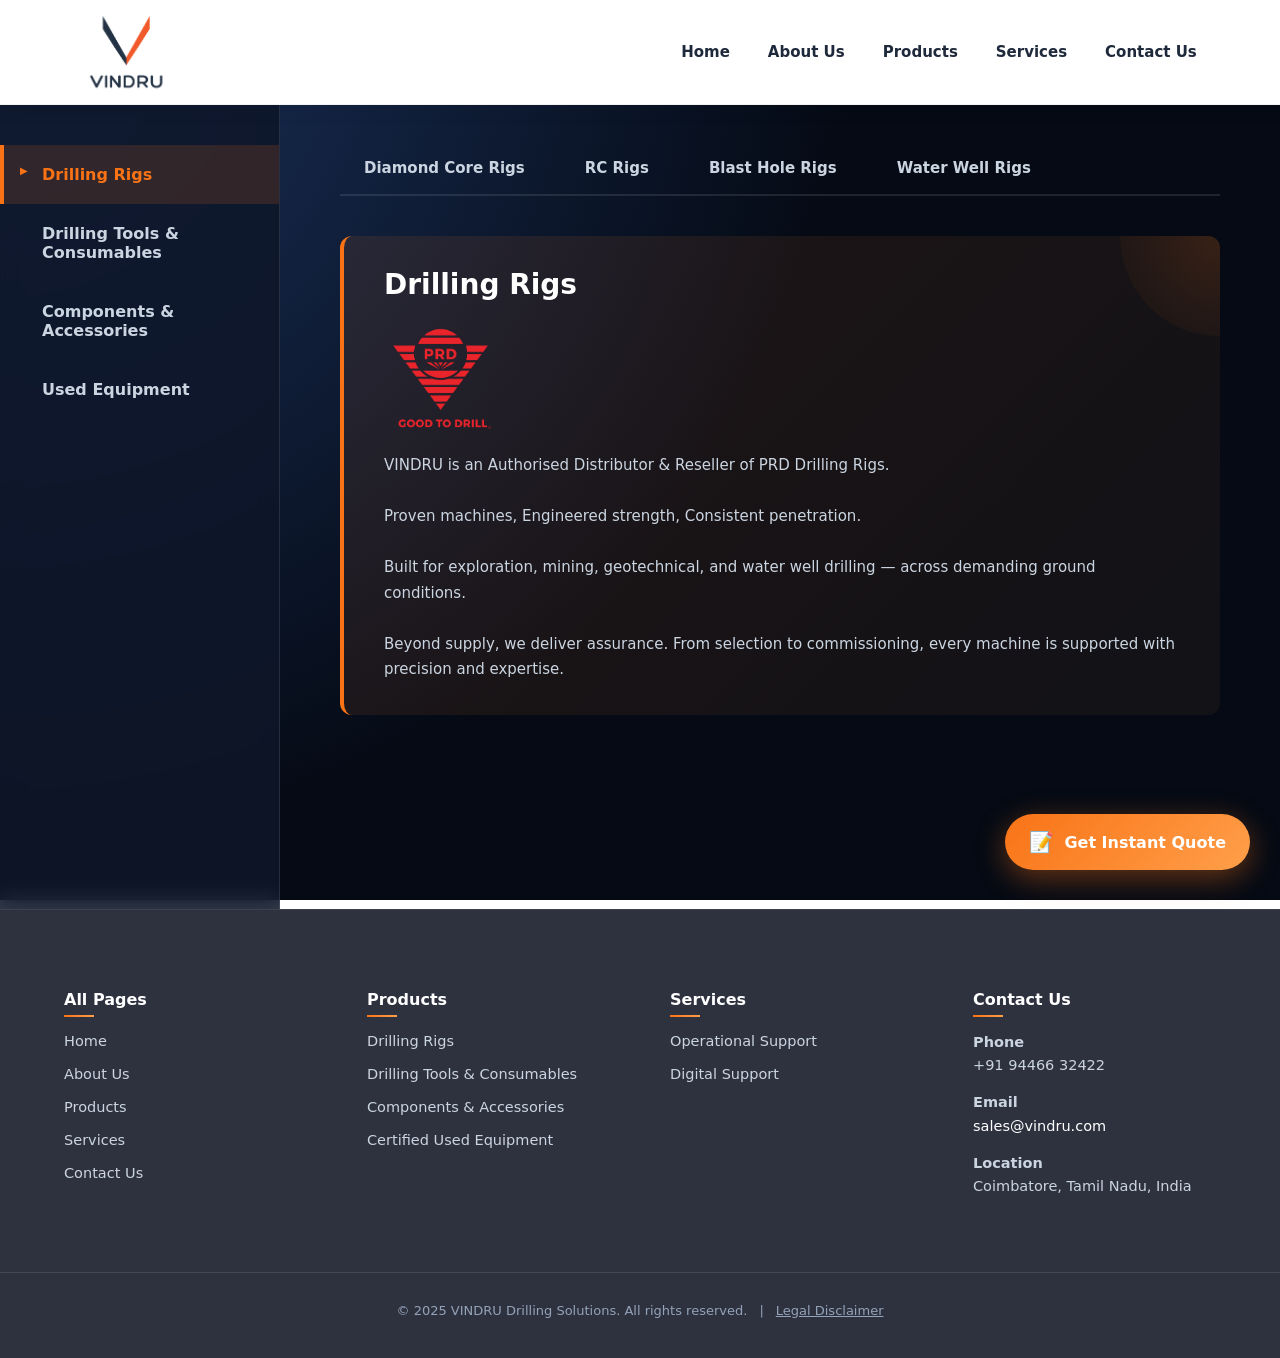
<file: products-new.html>
<!DOCTYPE html>
<html lang="en">
<head>
  <meta charset="UTF-8">
  <meta name="viewport" content="width=device-width, initial-scale=1.0">
  <meta name="description" content="VINDRU drilling products - Drill rigs, tools, hammers, bits, and components for industrial drilling operations worldwide.">
  <title>Products | VINDRU - Industrial Drilling Equipment</title>
  <link rel="stylesheet" href="style.css">
  <link rel="stylesheet" href="products-new.css">
</head>
<body>

<!-- NAVBAR -->
<header class="navbar">
  <div class="nav-container">
    <div class="logo">
      <img src="Vindru-LOGO-New.png" alt="VINDRU" width="120" height="72">
    </div>
    <nav class="nav-links">
      <a href="index.html">Home</a>
      <a href="about.html">About Us</a>
      <a href="products-new.html">Products</a>
      <a href="services.html">Services</a>
      <a href="contact.html">Contact Us</a>
    </nav>
    <div class="menu-toggle" id="menuToggle">
      <span></span>
      <span></span>
      <span></span>
    </div>
  </div>
</header>

<div class="menu-overlay" id="menuOverlay">
  <nav class="menu-links">
    <a href="index.html">Home</a>
    <a href="about.html">About Us</a>
    <a href="products-new.html">Products</a>
    <a href="services.html">Services</a>
    <a href="contact.html">Contact Us</a>
  </nav>
</div>

<!-- PRODUCTS LAYOUT -->
<div class="products-container">
  
  <!-- LEFT SIDEBAR -->
  <aside class="sidebar">
    <div class="sidebar-item active" data-category="drilling-rigs">
      <h3>Drilling Rigs</h3>
    </div>
    <div class="sidebar-item" data-category="drilling-tools">
      <h3>Drilling Tools & Consumables</h3>
    </div>
    <div class="sidebar-item" data-category="components">
      <h3>Components & Accessories</h3>
    </div>
    <div class="sidebar-item" data-category="used-equipment">
      <h3>Used Equipment</h3>
    </div>
  </aside>

  <!-- RIGHT CONTENT -->
  <main class="content-area">
    
    <!-- DRILLING RIGS -->
    <section class="category-section active" id="drilling-rigs">
      
      <!-- Horizontal Tabs -->
      <div class="horizontal-tabs">
        <button class="tab-btn" data-tab="core-rigs">Diamond Core Rigs</button>
        <button class="tab-btn" data-tab="rc-rigs">RC Rigs</button>
        <button class="tab-btn" data-tab="blast-rigs">Blast Hole Rigs</button>
        <button class="tab-btn" data-tab="water-rigs">Water Well Rigs</button>
      </div>

      <!-- Category Overview (shown by default, hidden when tab clicked) -->
      <div class="category-overview" id="drilling-rigs-overview">
        <h2>Drilling Rigs</h2>
        <img src="prd-logo.png" alt="PRD" style="width:120px;height:auto;margin:16px 0;">
        <p>VINDRU is an Authorised Distributor & Reseller of PRD Drilling Rigs.<br><br>Proven machines, Engineered strength, Consistent penetration.<br><br>Built for exploration, mining, geotechnical, and water well drilling — across demanding ground conditions.<br><br>Beyond supply, we deliver assurance. From selection to commissioning, every machine is supported with precision and expertise.</p>
      </div>

      <!-- Tab Content: Diamond Core Rigs -->
      <div class="tab-content" id="core-rigs">
        <div class="content-header">
          <img src="vindru-pro-diamond-new.png" alt="Diamond Core Drilling Rigs" loading="lazy" style="width:100%;height:300px;object-fit:cover;">
          <div class="header-text">
            <h2>Diamond Core Drilling Rigs</h2>
            <p>Medium-depth core drilling rig suitable for mineral exploration, geotechnical investigations, and resource identification. Designed for efficient and reliable performance in challenging environments.</p>
          </div>
          <img src="prd-logo.png" alt="PRD" style="position:absolute;top:20px;right:20px;width:100px;height:auto;">
        </div>
        
        <div class="products-table">
          <table>
            <thead>
              <tr>
                <th>Specification</th>
                <th>PRD CORE 300</th>
                <th>PRD CORE 750</th>
              </tr>
            </thead>
            <tbody>
              <tr>
                <td><strong>Application</strong></td>
                <td>Surface exploration - Limestone, Coal, Iron ore & other minerals</td>
                <td>Surface exploration</td>
              </tr>
              <tr>
                <td><strong>Drilling Method</strong></td>
                <td>Diamond Core</td>
                <td>Diamond Core</td>
              </tr>
              <tr>
                <td><strong>Flushing Medium</strong></td>
                <td>Water</td>
                <td>Water</td>
              </tr>
              <tr>
                <td><strong>Drilling Depth</strong></td>
                <td>NQ: 300 m; HQ: 200 m; PQ: 100 m</td>
                <td>NQ: 750; HQ: 450 m; PQ: 250m</td>
              </tr>
              <tr>
                <td><strong>Hole Diameter</strong></td>
                <td>NQ, HQ, PQ sizes</td>
                <td>NQ, HQ, PQ sizes</td>
              </tr>
              <tr>
                <td><strong>Rotary Head Type</strong></td>
                <td>Two speed drill head</td>
                <td>Four speed drill head</td>
              </tr>
              <tr>
                <td><strong>Rotary Head Travel</strong></td>
                <td>3500 mm</td>
                <td>3500 mm</td>
              </tr>
              <tr>
                <td><strong>Rod Break out method</strong></td>
                <td>Hydraulic operated break out systm</td>
                <td>Hydraulic operated break out systm</td>
              </tr>
              <tr>
                <td><strong>Engine - Model</strong></td>
                <td>Suitable deck engine</td>
                <td>Suitable deck engine</td>
              </tr>
              <tr>
                <td><strong>Hydraulic system</strong></td>
                <td>Hydraulic oil cooler: 70 gpm<br>Hydraulic tank capacity: 300 liters</td>
                <td>Hydraulic oil cooler: 70 gpm<br>Hydraulic tank capacity: 300 liters</td>
              </tr>
              <tr class="expandable-row">
                <td><strong>Dimension</strong></td>
                <td>L x B x H: 5400 x 1800 x 2400 mm</td>
                <td>L x B x H: 7000 x 2250 x 2700 mm</td>
              </tr>
              <tr class="expandable-row">
                <td><strong>Weight</strong></td>
                <td>7 ton*</td>
                <td>12 ton*</td>
              </tr>
              <tr class="expandable-row">
                <td><strong>Optional features</strong></td>
                <td>DTH drilling provision</td>
                <td>DTH drilling provision</td>
              </tr>
              <tr class="expandable-row">
                <td><strong>Pull up force</strong></td>
                <td>5800 kgf</td>
                <td>12400 kgf</td>
              </tr>
              <tr class="expandable-row">
                <td><strong>Pull down force</strong></td>
                <td>3500 kgf</td>
                <td>6300 kgf</td>
              </tr>
              <tr class="expandable-row">
                <td><strong>Pull up speed</strong></td>
                <td>27 m/min</td>
                <td>23 m/min</td>
              </tr>
              <tr class="expandable-row">
                <td><strong>Pull down Speed</strong></td>
                <td>45 m/min</td>
                <td>45 m/min</td>
              </tr>
              <tr class="expandable-row">
                <td><strong>Angle Drilling</strong></td>
                <td>45° to 90° manual locks in 5° increments</td>
                <td>45° to 90° manual locks in 5° increments</td>
              </tr>
              <tr class="expandable-row">
                <td><strong>Control panel</strong></td>
                <td>Centralized control panel is at the rear end of the equipment for a convenient view of the drill table provided with all necessary gauges, control system, and emergency switch. A locking arrangement is provided for the safety of operator.</td>
                <td>Centralized control panel is at the rear left end of the equipment for a convenient view of the drill table provided with all necessary gauges, control system, and emergency switch. A locking arrangement is provided for the safety of operator.</td>
              </tr>
              <tr class="expandable-row">
                <td><strong>Torque Speed</strong></td>
                <td>1st Ratio: Torque: 0 - 3074 Nm | Speed: 0 -112 rpm<br>2nd Ratio: Torque: 0 - 803 Nm | Speed: 0 - 428 rpm<br>3rd Ratio: Torque: 0 - 330 Nm | Speed: 0 - 1042 rpm</td>
                <td>1st Ratio: Torque: 5100 - 3155 Nm | Speed: 113 - 184 rpm<br>2nd Ratio: Torque: 2460 - 1509 Nm | Speed: 237 - 386 rpm<br>3rd Ratio: Torque: 1335 - 819 Nm | Speed: 436 - 711 rpm<br>4th Ratio: Torque: 776 - 476 Nm | Speed: 750 - 1200 rpm</td>
              </tr>
              <tr class="expandable-row">
                <td><strong>Rod Clamp</strong></td>
                <td>Hydraulic-operated Rod clamp has gripping range of PQ, HQ and NQ sizes</td>
                <td>Hydraulic-operated Rod clamp has gripping range of PQ, HQ and NQ sizes</td>
              </tr>
              <tr class="expandable-row">
                <td><strong>Winches</strong></td>
                <td>Main winch: 3 ton<br>Wireline winch: 1 ton</td>
                <td>Main winch: 7 ton<br>Wireline winch: 2 ton</td>
              </tr>
              <tr class="expandable-row">
                <td><strong>Mud Pump</strong></td>
                <td>Hydraulic-operated triplex mud pump<br>Maximum flow: 80 lpm<br>Maximum pressure: 750 psi</td>
                <td>Hydraulic-operated triplex mud pump<br>Displacement: 140 lpm<br>Pressure: 1000 psi</td>
              </tr>
              <tr class="expandable-row">
                <td><strong>Safety features</strong></td>
                <td>Guards on all rotating equipment</td>
                <td>Guards on all rotating equipment<br>Anti-slip grid mesh on all work platforms<br>Hand rails on all work platforms<br>Emergency stops in the control cabin and on all corners of the machine<br>Heat guards on all exhaust manifolds and piping<br>Whiplash<br>Battery isolator<br>Fire Extinguisher</td>
              </tr>
              <tr class="expandable-row">
                <td><strong>Platform structure</strong></td>
                <td>Heavy I and C section welded steel structure covered with chequered plate</td>
                <td>Heavy I and C section welded steel structure covered with chequered plate</td>
              </tr>
            </tbody>
          </table>
          <div class="table-toggle">
            <button class="toggle-btn" onclick="toggleTableRows(this)">Show More</button>
          </div>
        </div>
      </div>

      <!-- Tab Content: RC Rigs -->
      <div class="tab-content" id="rc-rigs">
        <div class="content-header">
          <img src="vindru-pro-rc-new.png" alt="RC Drilling Rigs" loading="lazy" style="width:100%;height:300px;object-fit:cover;">
          <div class="header-text">
            <h2>RC Drilling Rigs</h2>
            <p>Reverse circulation drilling rigs designed for efficient sampling, deeper penetration, and reliable performance across varied terrain conditions.</p>
          </div>
          <img src="prd-logo.png" alt="PRD" style="position:absolute;top:20px;right:20px;width:100px;height:auto;">
        </div>
        
        <div class="products-table">
          <table>
            <thead>
              <tr>
                <th>Specification</th>
                <th>PRD Gold RC</th>
                <th>PRD Oz RC</th>
              </tr>
            </thead>
            <tbody>
              <tr>
                <td><strong>Application</strong></td>
                <td>Surface exploration</td>
                <td>Surface exploration</td>
              </tr>
              <tr>
                <td><strong>Drilling Method</strong></td>
                <td>Reverse circulation</td>
                <td>Reverse circulation</td>
              </tr>
              <tr>
                <td><strong>Flushing Medium</strong></td>
                <td>Air</td>
                <td>Air</td>
              </tr>
              <tr>
                <td><strong>Drilling Depth</strong></td>
                <td>RC : 250 m</td>
                <td>RC : 450 m</td>
              </tr>
              <tr>
                <td><strong>Hole Diameter</strong></td>
                <td>RC : 140 mm (5½")</td>
                <td>RC : 140 mm (5 ½")</td>
              </tr>
              <tr>
                <td><strong>Rotary Head Type</strong></td>
                <td>Top drive rotary head</td>
                <td>RG 62</td>
              </tr>
              <tr>
                <td><strong>Rotary Head Travel</strong></td>
                <td>8000 mm</td>
                <td>8000 mm</td>
              </tr>
              <tr>
                <td><strong>Rod Break out method</strong></td>
                <td>SBS 6" Swing in breakout (single)</td>
                <td>SBS 6" Swing in breakout (single)</td>
              </tr>
              <tr>
                <td><strong>Engine - Model</strong></td>
                <td>Truck Engine with PTO / Deck engine 360 hp</td>
                <td>Truck Engine with PTO / Deck engine 360 hp</td>
              </tr>
              <tr>
                <td><strong>Hydraulic system</strong></td>
                <td>Hydraulic oil cooler: 120 gpm<br>Hydraulic tank capacity: 800 liters</td>
                <td>Hydraulic oil cooler: 120 gpm<br>Hydraulic tank capacity: 800 liters</td>
              </tr>
              <tr class="expandable-row">
                <td><strong>Dimension</strong></td>
                <td>L x B x H: 10600 x 2650 x 4000 mm</td>
                <td>L x B x H: 12200 x 3200 x 4550 mm</td>
              </tr>
              <tr class="expandable-row">
                <td><strong>Weight</strong></td>
                <td>33 Ton*</td>
                <td>38 Ton*</td>
              </tr>
              <tr class="expandable-row">
                <td><strong>Optional features</strong></td>
                <td>Mines safety features<br>Spin cage<br>RC fixed cone splitter</td>
                <td>Mines safety features<br>Spin cage<br>RC fixed cone splitter</td>
              </tr>
              <tr class="expandable-row">
                <td><strong>Pull up force</strong></td>
                <td>16000 kgf (35273 lb.f)</td>
                <td>25800 kgf (56890 lb.f)</td>
              </tr>
              <tr class="expandable-row">
                <td><strong>Pull down force</strong></td>
                <td>10880 kgf (23990 lb.f)</td>
                <td>17700 kgf (39028 lb.f)</td>
              </tr>
              <tr class="expandable-row">
                <td><strong>Pull up speed</strong></td>
                <td>39 m/min</td>
                <td>29 m/min</td>
              </tr>
              <tr class="expandable-row">
                <td><strong>Pull down Speed</strong></td>
                <td>50 m/min</td>
                <td>66 m/min</td>
              </tr>
              <tr class="expandable-row">
                <td><strong>Angle Drilling</strong></td>
                <td>45° to 90° manual locks in 5° increments</td>
                <td>45° to 90° manual locks in 5° increments</td>
              </tr>
              <tr class="expandable-row">
                <td><strong>Control panel</strong></td>
                <td>Extended Swing out - Centralized control panel is at the rear end of the equipment for a convenient view of the drill table provided with all necessary gauges, control system, and emergency switch. A locking arrangement is provided for the safety of operator.</td>
                <td>Extended Swing out - Centralized control panel is at the rear end of the equipment for a convenient view of the drill table provided with all necessary gauges, control system, and emergency switch. A locking arrangement is provided for the safety of operator.</td>
              </tr>
              <tr class="expandable-row">
                <td><strong>Torque Speed</strong></td>
                <td>Torque : 4000 Nm<br>Speed : 0 - 100 rpm</td>
                <td>Torque : 6545 Nm<br>Speed : 0 - 100 rpm</td>
              </tr>
              <tr class="expandable-row">
                <td><strong>Winches</strong></td>
                <td>Survey winch: 0.5 ton</td>
                <td>Survey winch: 0.5 ton</td>
              </tr>
              <tr class="expandable-row">
                <td><strong>Safety features</strong></td>
                <td>Guards on all rotating equipment<br>Anti-slip grid mesh on all work platforms<br>Hand rails on all work platforms<br>Emergency stops in the control cabin and on all corners of the machine<br>Heat guards on all exhaust manifolds and piping<br>Whiplash<br>Battery isolator<br>Fire Extinguisher</td>
                <td>Guards on all rotating equipment<br>Anti-slip grid mesh on all work platforms<br>Hand rails on all work platforms<br>Emergency stops in the control cabin and on all corners of the machine<br>Heat guards on all exhaust manifolds and piping<br>Whiplash<br>Battery isolator<br>Fire Extinguisher</td>
              </tr>
              <tr class="expandable-row">
                <td><strong>Platform structure</strong></td>
                <td>Heavy I and C section welded steel structure covered with chequered plate</td>
                <td>Heavy I and C section welded steel structure covered with chequered plate</td>
              </tr>
              <tr class="expandable-row">
                <td><strong>Rod Handling Method</strong></td>
                <td>PRD EZ rod handling</td>
                <td>Option 1: PRD EZ rod handling<br>Option 2 : PRD RED 180 Rod handling</td>
              </tr>
              <tr class="expandable-row">
                <td><strong>Sampling System</strong></td>
                <td>Advanced cyclone with adjustable split static cone splitter</td>
                <td>Advanced cyclone with adjustable split static cone splitter</td>
              </tr>
              <tr class="expandable-row">
                <td><strong>Jib Boom arm</strong></td>
                <td>Jib boom arm is provided for handling drill rods during Angle drilling</td>
                <td>Jib boom arm is provided for handling drill rods during Angle drilling</td>
              </tr>
              <tr class="expandable-row">
                <td><strong>Rod Bin</strong></td>
                <td>32 nos x 6 m = 192 m</td>
                <td>32 nos x 6 m = 192 m</td>
              </tr>
              <tr class="expandable-row">
                <td><strong>RC attachments</strong></td>
                <td>RC head, RC hose<br>Top swivel<br>Bottom entry air swivel<br>Deflector box<br>Blow up / down unit</td>
                <td>RC head, RC hose<br>Top swivel,<br>Bottom entry air swivel<br>Deflector box<br>Blow up / down unit</td>
              </tr>
              <tr class="expandable-row">
                <td><strong>Air Compressor</strong></td>
                <td>1200 cfm - 330 psi</td>
                <td>1250 cfm / 350 - 500 psi</td>
              </tr>
            </tbody>
          </table>
          <div class="table-toggle">
            <button class="toggle-btn" onclick="toggleTableRows(this)">Show More</button>
          </div>
        </div>
      </div>

      <!-- Tab Content: Blast Hole Rigs -->
      <div class="tab-content" id="blast-rigs">
        <div class="content-header">
          <img src="vindru-pro-blast-new.png" alt="Blast Hole Drilling Rigs" loading="lazy" style="width:100%;height:300px;object-fit:cover;">
          <div class="header-text">
            <h2>Blast Hole Drilling Rigs</h2>
            <p>Designed for high-performance blast hole drilling in mining, quarrying, and large infrastructure projects. Built for durability, depth accuracy, and efficient operation in demanding environments.</p>
          </div>
          <img src="prd-logo.png" alt="PRD" style="position:absolute;top:20px;right:20px;width:100px;height:auto;">
        </div>
        
        <div class="products-table">
          <table>
            <thead>
              <tr>
                <th>Specification</th>
                <th>PRD BH 30 160</th>
                <th>PRD BH 45 250</th>
                <th>PRD MAXDRILL 4000</th>
              </tr>
            </thead>
            <tbody>
              <tr>
                <td><strong>Application</strong></td>
                <td>BLAST HOLE DRILLING IN OPEN CAST MINES</td>
                <td>BLAST HOLE DRILLING IN OPEN CAST MINES</td>
                <td>De-watering holes<br>De-watering and monitoring holes in the mines<br>Cathodic protection</td>
              </tr>
              <tr>
                <td><strong>Drilling Method</strong></td>
                <td>DTH</td>
                <td>DTH / Rotary</td>
                <td>DTH / Rotary Drilling</td>
              </tr>
              <tr>
                <td><strong>Flushing Medium</strong></td>
                <td>Air</td>
                <td>Air / Water</td>
                <td>Air / Water</td>
              </tr>
              <tr>
                <td><strong>Drilling Depth</strong></td>
                <td>37 m</td>
                <td>45 m</td>
                <td>1350 meters</td>
              </tr>
              <tr>
                <td><strong>Hole Diameter</strong></td>
                <td>165 - 203 mm (6 ½" - 8")</td>
                <td>150 - 250 mm (5.9" - 9.8")</td>
                <td>165 - 610 mm (6 ½"- 24")</td>
              </tr>
              <tr>
                <td><strong>Rotary Head Type</strong></td>
                <td>Top drive head</td>
                <td>RG 62 - top drive head</td>
                <td>Top drive rotary head</td>
              </tr>
              <tr>
                <td><strong>Rotary Head Travel</strong></td>
                <td>9800 mm</td>
                <td>9240 mm</td>
                <td>7500 mm</td>
              </tr>
              <tr>
                <td><strong>Rod Break out method</strong></td>
                <td>Hydraulic operated rod breakout</td>
                <td>Hydraulic operated rod breakout</td>
                <td>Hydraulic operated breakout system</td>
              </tr>
              <tr>
                <td><strong>Engine - Model</strong></td>
                <td>Suitable deck engine - 430 hp</td>
                <td>410 - 486 kW</td>
                <td>Suitable Deck Engine - 430 hp</td>
              </tr>
              <tr>
                <td><strong>Hydraulic system</strong></td>
                <td>Hydraulic Oil Cooler: 120 gpm<br>Hydraulic Tank Capacity: 850 liters</td>
                <td>Hydraulic Oil Cooler : 120 gpm<br>Hydraulic Tank Capacity : 850 litres</td>
                <td>Hydraulic Oil Cooler: 120 gpm<br>Hydraulic Tank Capacity: 950 litres</td>
              </tr>
              <tr class="expandable-row">
                <td><strong>Dimension</strong></td>
                <td>L x B x H: 13600 x 3770 x 4900 mm</td>
                <td>l x b x h: 14000 x 5800 x 5200 mm</td>
                <td>-</td>
              </tr>
              <tr class="expandable-row">
                <td><strong>Optional features</strong></td>
                <td>Centralised lubrication system<br>Dust suppression system<br>Fast fuel filling system<br>Tramming vision camera<br>GPS & Data monitoring system<br>Auto leveling<br>Depth & Angle indication<br>MI digital display system<br>PRD i-Drill interface</td>
                <td>-</td>
                <td>ICE Package<br>Mine safety features<br>Tilting rotary head with easy rod handling</td>
              </tr>
              <tr class="expandable-row">
                <td><strong>Pull up force</strong></td>
                <td>11000 kg</td>
                <td>11000 kgf</td>
                <td>42200 kgf</td>
              </tr>
              <tr class="expandable-row">
                <td><strong>Pull down force</strong></td>
                <td>28000 kg</td>
                <td>28000 kgf</td>
                <td>18500 kgf</td>
              </tr>
              <tr class="expandable-row">
                <td><strong>Pull up speed</strong></td>
                <td>41 m/min</td>
                <td>64 m/min</td>
                <td>42 m/min</td>
              </tr>
              <tr class="expandable-row">
                <td><strong>Pull down Speed</strong></td>
                <td>20 m/min</td>
                <td>38 m/min</td>
                <td>70 m/min</td>
              </tr>
              <tr class="expandable-row">
                <td><strong>Control panel</strong></td>
                <td>A spacious control panel is provided with all necessary gauges, a control system, and an emergency switch.</td>
                <td>A spacious control panel is provided with all necessary gauges, control system and emergency switch.</td>
                <td>Swing out centralized control panel is at rear end of the equipment for convenient view of drill table provided with all necessary gauges, control system and emergency switch. Locking arrangement is provided for the safety of control panel.</td>
              </tr>
              <tr class="expandable-row">
                <td><strong>Torque Speed</strong></td>
                <td>Torque: 5000 Nm<br>Speed : 0 - 140 rpm</td>
                <td>Torque : 9000 Nm<br>Speed : 0 - 140 rpm</td>
                <td>Torque: 13700 Nm<br>Speed: 0 - 120 rpm</td>
              </tr>
              <tr class="expandable-row">
                <td><strong>Mud Pump</strong></td>
                <td>-</td>
                <td>-</td>
                <td>Hydraulic operated PRD 250 Mud Pump (10" x 7")</td>
              </tr>
              <tr class="expandable-row">
                <td><strong>Safety features</strong></td>
                <td>Emergence push button<br>Walkways and railings<br>Auto fire detection and suppression system<br>Ladder on mast<br>Rod catcher</td>
                <td>Emergence push button<br>Walkways and railings<br>Auto fire detection and suppression system<br>Ladder on mast<br>Rod catcher</td>
                <td>Walkways and Handrails<br>Rod fall protection system</td>
              </tr>
              <tr class="expandable-row">
                <td><strong>Platform structure</strong></td>
                <td>Heavy I and C section welded steel structure covered with 5 mm chequered plate</td>
                <td>Heavy I and C section welded steel structure covered with 5 mm chequered plate</td>
                <td>Heavy I and C section welded steel structure covered with 5mm chequered plate</td>
              </tr>
              <tr class="expandable-row">
                <td><strong>Rod Handling Method</strong></td>
                <td>Rod Carousel</td>
                <td>Rod Carousel</td>
                <td>-</td>
              </tr>
              <tr class="expandable-row">
                <td><strong>Air Compressor</strong></td>
                <td>-</td>
                <td>-</td>
                <td>Make: ELGI / Atlas Copco / Doosan<br>Compressor capacity<br>1200 cfm - 330 psi (24 bar)<br>1500 cfm - 400 psi (27 bar)<br>1270 cfm - 365 psi (25 bar) / 425 psi (29 bar)</td>
              </tr>
              <tr class="expandable-row">
                <td><strong>Single pass depth</strong></td>
                <td>9.1 m</td>
                <td>9.1 m</td>
                <td>-</td>
              </tr>
              <tr class="expandable-row">
                <td><strong>Weight on bit</strong></td>
                <td>15800 kgf (max)</td>
                <td>30000 kgf (max)</td>
                <td>-</td>
              </tr>
              <tr class="expandable-row">
                <td><strong>Mast overall length</strong></td>
                <td>13600 mm</td>
                <td>12.8 m</td>
                <td>11000 mm</td>
              </tr>
              <tr class="expandable-row">
                <td><strong>Rod Carousel</strong></td>
                <td>3 + 1 rod carousel</td>
                <td>4 rod carousel</td>
                <td>-</td>
              </tr>
              <tr class="expandable-row">
                <td><strong>dust collector</strong></td>
                <td>Flow capacity: 2100 cfm<br>No of filters: 4 nos</td>
                <td>Flow capacity: 2100 cfm<br>No of filters: 4 nos</td>
                <td>-</td>
              </tr>
              <tr class="expandable-row">
                <td><strong>Rod diameter</strong></td>
                <td>147 mm 4 1/2" (2 7/8" API thread)<br>193 mm 5" (3 1/2" BECO thread)</td>
                <td>-</td>
                <td>-</td>
              </tr>
              <tr class="expandable-row">
                <td><strong>Tank capacities</strong></td>
                <td>Fuel tank: 900 litres<br>Water tank: 750 litres<br>Hydraulic tank: 850 litres</td>
                <td>Fuel tank: 1250 ltr<br>Water tank: 970 ltr<br>Hydraulic tank: 250 ltr</td>
                <td>-</td>
              </tr>
              <tr class="expandable-row">
                <td><strong>Cabin features</strong></td>
                <td>Ergonomically designed wrap-around console<br>HVAC Cabin<br>Two hinged and locable doors<br>Falling Object Protective System (FOPS)<br>Top-mounted air conditioning<br>Adjustable suspension swivel seat with seat belt</td>
                <td>Ergonomically designed wrap-around console<br>HVAC Cabin<br>Two hinged and locable doors<br>Falling Object Protective System (FOPS)<br>Top mounted air conditioning<br>Adjustable suspension swivel seat with seat belt</td>
                <td>-</td>
              </tr>
              <tr class="expandable-row">
                <td><strong>Undercarriage features</strong></td>
                <td>Shoe width: 550 mm<br>Track make: PRD T30-4<br>Ground contact: 3000 mm<br>Track pad: Triple bar grouser</td>
                <td>Shoe width: 600 mm<br>Track make: PRD 50T<br>Ground contact: 3850 mm<br>Track pad: Triple bar grouser</td>
                <td>-</td>
              </tr>
              <tr class="expandable-row">
                <td><strong>Levelling jacks</strong></td>
                <td>-</td>
                <td>3 x Hydraulic levelling jacks</td>
                <td>-</td>
              </tr>
              <tr class="expandable-row">
                <td><strong>Inclination angles</strong></td>
                <td>-</td>
                <td>60 - 90 deg</td>
                <td>-</td>
              </tr>
              <tr class="expandable-row">
                <td><strong>Mounting</strong></td>
                <td>-</td>
                <td>-</td>
                <td>Truck / Crawler / Skid / Trailer</td>
              </tr>
              <tr class="expandable-row">
                <td><strong>Rod handling length</strong></td>
                <td>-</td>
                <td>-</td>
                <td>6 m</td>
              </tr>
              <tr class="expandable-row">
                <td><strong>Centraliser Opening</strong></td>
                <td>-</td>
                <td>-</td>
                <td>Centralizer Opening: 16 "(406 mm)<br>Expandable: 24" (610 mm) Split type</td>
              </tr>
              <tr class="expandable-row">
                <td><strong>Truck Option</strong></td>
                <td>-</td>
                <td>-</td>
                <td>SINOTRUK Howo 6x6 / 8x4<br>MAN 6x4 / 6x6<br>Min 30 ton GVW Truck</td>
              </tr>
            </tbody>
          </table>
          <div class="table-toggle">
            <button class="toggle-btn" onclick="toggleTableRows(this)">Show More</button>
          </div>
        </div>
      </div>

      <!-- Tab Content: Water Well Rigs -->
      <div class="tab-content" id="water-rigs">
        <div class="content-header">
          <img src="vindru-pro-waterwell-new.png" alt="Water Well Drilling Rigs" loading="lazy" style="width:100%;height:300px;object-fit:cover;">
          <div class="header-text">
            <h2>Water Well Drilling Rigs</h2>
            <p>Designed for efficient groundwater extraction and borewell drilling. Built for durability, depth performance, and reliable operation in demanding terrain conditions.</p>
          </div>
          <img src="prd-logo.png" alt="PRD" style="position:absolute;top:20px;right:20px;width:100px;height:auto;">
        </div>
        
        <div class="products-table">
          <table>
            <thead>
              <tr>
                <th>Specification</th>
                <th>PRD MAXDRILL 4000</th>
                <th>PRD Speed Star</th>
                <th>PRD OZ DRILL</th>
              </tr>
            </thead>
            <tbody>
              <tr>
                <td><strong>Application</strong></td>
                <td>De-watering holes<br>De-watering and monitoring holes in the mines<br>Cathodic protection</td>
                <td>Domestic Water Wells</td>
                <td>Cathodic Protection<br>De-watering holes<br>Monitoring holes<br>Irrigation</td>
              </tr>
              <tr>
                <td><strong>Drilling Method</strong></td>
                <td>DTH / Rotary Drilling</td>
                <td>DTH / Rotary Drilling</td>
                <td>DTH / Rotary Drilling</td>
              </tr>
              <tr>
                <td><strong>Flushing Medium</strong></td>
                <td>Air / Water</td>
                <td>Air / Water</td>
                <td>Air / Water</td>
              </tr>
              <tr>
                <td><strong>Drilling Depth</strong></td>
                <td>1350 meters</td>
                <td>363 meters</td>
                <td>750 meters</td>
              </tr>
              <tr>
                <td><strong>Hole Diameter</strong></td>
                <td>165 - 610 mm (6 ½"- 24")</td>
                <td>165 - 305 mm (6 ½" - 12")</td>
                <td>165 - 508 mm (6 ½" - 20")</td>
              </tr>
              <tr>
                <td><strong>Rotary Head Type</strong></td>
                <td>Top drive rotary head</td>
                <td>Top drive rotary head</td>
                <td>Top drive rotary head</td>
              </tr>
              <tr>
                <td><strong>Rotary Head Travel</strong></td>
                <td>7500 mm</td>
                <td>7050 mm</td>
                <td>7000 mm</td>
              </tr>
              <tr>
                <td><strong>Rod Break out method</strong></td>
                <td>Hydraulic operated breakout system</td>
                <td>Hydraulic operated breakout system</td>
                <td>Hydraulic operated breakout system</td>
              </tr>
              <tr>
                <td><strong>Engine - Model</strong></td>
                <td>Suitable Deck Engine - 430 hp</td>
                <td>Suitable Deck Engine 180 hp</td>
                <td>Suitable Deck Engine - 260 hp</td>
              </tr>
              <tr>
                <td><strong>Hydraulic system</strong></td>
                <td>Hydraulic Oil Cooler: 120 gpm<br>Hydraulic Tank Capacity: 950 litres</td>
                <td>Hydraulic Oil Cooler: 70 gpm<br>Hydraulic Tank Capacity: 600 litres</td>
                <td>Hydraulic Oil Cooler: 120 gpm<br>Hydraulic Tank Capacity: 850 litres</td>
              </tr>
              <tr class="expandable-row">
                <td><strong>Optional features</strong></td>
                <td>ICE Package<br>Mine safety features<br>Tilting rotary head with easy rod handling</td>
                <td>Hammer opener: Hydraulic operated hammer device<br>Rod Carousel: 4 Carousel rod changer<br>GPS and fuel monitoring system</td>
                <td>-</td>
              </tr>
              <tr class="expandable-row">
                <td><strong>Pull up force</strong></td>
                <td>42200 kgf</td>
                <td>10000 kgf</td>
                <td>25800 kgf</td>
              </tr>
              <tr class="expandable-row">
                <td><strong>Pull down force</strong></td>
                <td>18500 kgf</td>
                <td>7300 kgf</td>
                <td>17700 kgf</td>
              </tr>
              <tr class="expandable-row">
                <td><strong>Pull up speed</strong></td>
                <td>42 m/min</td>
                <td>39 m/min</td>
                <td>46 m/min</td>
              </tr>
              <tr class="expandable-row">
                <td><strong>Pull down Speed</strong></td>
                <td>70 m/min</td>
                <td>58 m/min</td>
                <td>67 m/min</td>
              </tr>
              <tr class="expandable-row">
                <td><strong>Control panel</strong></td>
                <td>Swing out centralized control panel is at rear end of the equipment for convenient view of drill table provided with all necessary gauges, control system and emergency switch. Locking arrangement is provided for the safety of control panel.</td>
                <td>Swing out centralized control panel is at rear end of the equipment for convenient view of drill table provided with all necessary gauges, control system and emergency switch. Locking arrangement is provided for the safety of control panel.</td>
                <td>Swing out centralized control panel is at rear end of the equipment for convenient view of drill table provided with all necessary gauges, control system and emergency switch. Locking arrangement is provided for the safety of control panel.</td>
              </tr>
              <tr class="expandable-row">
                <td><strong>Torque Speed</strong></td>
                <td>Torque: 13700 Nm<br>Speed: 0 - 120 rpm</td>
                <td>Torque: 4020 Nm<br>Speed: 0 - 100 rpm</td>
                <td>Torque: 9000 Nm<br>Speed: 0 - 100 rpm</td>
              </tr>
              <tr class="expandable-row">
                <td><strong>Mud Pump</strong></td>
                <td>Hydraulic operated PRD 250 Mud Pump (10" x 7")</td>
                <td>Hydraulic operated PRD 150 Mud Pump (6" x 6")</td>
                <td>Option 1: Hydraulic / Engine operated PRD 200 Mud Pump (8" x 6")<br>Option 2 : Hydraulic operated PRD 250 Mud Pump (10" x 7")</td>
              </tr>
              <tr class="expandable-row">
                <td><strong>Safety features</strong></td>
                <td>Walkways and Handrails<br>Rod fall protection system</td>
                <td>Walkways and Handrails<br>Rod fall protection system</td>
                <td>Walkways and Handrails<br>Rod fall protection system</td>
              </tr>
              <tr class="expandable-row">
                <td><strong>Platform structure</strong></td>
                <td>Heavy I and C section welded steel structure covered with 5mm chequered plate</td>
                <td>Heavy I and C section welded steel structure<br>Covered with 5mm chequered plate</td>
                <td>Heavy I and C section welded steel structure covered with 5mm chequered plate</td>
              </tr>
              <tr class="expandable-row">
                <td><strong>Rod Handling Method</strong></td>
                <td>-</td>
                <td>Option 1 - Auto rod handler<br>Option 2 - RED 180<br>Option 3 - EZ Rod handling<br>Option 4 - Single rod changer</td>
                <td>Option 1 - Auto rod handler<br>Option 2 - RED 180<br>Option 3 - EZ Rod handling<br>Option 4 - Single rod changer</td>
              </tr>
              <tr class="expandable-row">
                <td><strong>Air Compressor</strong></td>
                <td>Make: ELGI / Atlas Copco / Doosan<br>Compressor capacity<br>1200 cfm - 330 psi (24 bar)<br>1500 cfm - 400 psi (27 bar)<br>1270 cfm - 365 psi (25 bar) / 425 psi (29 bar)</td>
                <td>Make: ELGI / Atlas Copco / Doosan<br>Compressor capacity<br>1100 cfm - 300 psi (21 bar)<br>1200 cfm - 330 psi (24 bar)</td>
                <td>Make: ELGI / Atlas Copco / Doosan<br>Compressor capacity<br>1200 cfm - 330 psi (24 bar)<br>1500 cfm - 400 psi (27 bar)<br>1270 cfm - 365 psi (25 bar) / 425 psi (29 bar)</td>
              </tr>
              <tr class="expandable-row">
                <td><strong>Mast overall length</strong></td>
                <td>11000 mm</td>
                <td>8000 mm</td>
                <td>10500 mm</td>
              </tr>
              <tr class="expandable-row">
                <td><strong>Mounting</strong></td>
                <td>Truck / Crawler / Skid / Trailer</td>
                <td>Truck / Crawler / Skid</td>
                <td>Truck / Crawler / Skid / Trailer</td>
              </tr>
              <tr class="expandable-row">
                <td><strong>Rod handling length</strong></td>
                <td>6 m</td>
                <td>5 m</td>
                <td>5 m / 6 m</td>
              </tr>
              <tr class="expandable-row">
                <td><strong>Centraliser Opening</strong></td>
                <td>Centralizer Opening: 16 "(406 mm)<br>Expandable: 24" (610 mm) Split type</td>
                <td>13" (330 mm)</td>
                <td>Centralizer Opening: 16" (406 mm )<br>Expandable: 21" (533 mm) Split type</td>
              </tr>
              <tr class="expandable-row">
                <td><strong>Truck Option</strong></td>
                <td>SINOTRUK Howo 6x6 / 8x4<br>MAN 6x4 / 6x6<br>Min 30 ton GVW Truck</td>
                <td>SINOTRUK Howo 6x4 / 6x6<br>Ashok Leyland 2518 6x4<br>MAN 6x4 / 6x6</td>
                <td>SINOTRUK Howo 6x6 / 6x4 / 8x4<br>MAN 6x6 / 6x4<br>Min 25 ton GVW Truck</td>
              </tr>
            </tbody>
          </table>
          <div class="table-toggle">
            <button class="toggle-btn" onclick="toggleTableRows(this)">Show More</button>
          </div>
        </div>
      </div>

      <!-- Tab Content: Exploration Rigs -->
      <div class="tab-content" id="exploration-rigs">
        <div class="content-header">
          <img src="DRILL-RIGS-OG.png" alt="Exploration Rigs" loading="lazy">
          <div class="header-text">
            <h2>Exploration Drilling Rigs</h2>
            <p>Advanced exploration rigs for mineral prospecting and geological surveys.</p>
          </div>
        </div>
        
        <div class="products-table">
          <table>
            <thead>
              <tr>
                <th>Model</th>
                <th>Drilling Depth</th>
                <th>Hole Diameter</th>
                <th>Power</th>
                <th>Application</th>
              </tr>
            </thead>
            <tbody>
              <tr>
                <td><strong>EX-800</strong></td>
                <td>800m</td>
                <td>75-150mm</td>
                <td>100 HP</td>
                <td>Mineral Exploration</td>
              </tr>
              <tr>
                <td><strong>EX-1200</strong></td>
                <td>1200m</td>
                <td>100-200mm</td>
                <td>160 HP</td>
                <td>Deep Exploration</td>
              </tr>
            </tbody>
          </table>
        </div>
      </div>

      <!-- Tab Content: Geotechnical Rigs -->
      <div class="tab-content" id="geotechnical-rigs">
        <div class="content-header">
          <img src="DRILL-RIGS-OG.png" alt="Geotechnical Rigs" loading="lazy">
          <div class="header-text">
            <h2>Geotechnical Drilling Rigs</h2>
            <p>Specialized rigs for soil investigation, foundation testing, and construction projects.</p>
          </div>
        </div>
        
        <div class="products-table">
          <table>
            <thead>
              <tr>
                <th>Model</th>
                <th>Drilling Depth</th>
                <th>Hole Diameter</th>
                <th>Power</th>
                <th>Application</th>
              </tr>
            </thead>
            <tbody>
              <tr>
                <td><strong>GT-200</strong></td>
                <td>200m</td>
                <td>100-200mm</td>
                <td>60 HP</td>
                <td>Soil Investigation</td>
              </tr>
              <tr>
                <td><strong>GT-400</strong></td>
                <td>400m</td>
                <td>150-300mm</td>
                <td>110 HP</td>
                <td>Foundation Testing</td>
              </tr>
            </tbody>
          </table>
        </div>
      </div>

    </section>

    <!-- DRILLING TOOLS -->
    <section class="category-section" id="drilling-tools">
      
      <div class="horizontal-tabs">
        <button class="tab-btn" data-tab="hammers">DTH Hammers</button>
        <button class="tab-btn" data-tab="drill-bits">Drill Bits</button>
        <button class="tab-btn" data-tab="drill-rods">Drill Rods</button>
        <button class="tab-btn" data-tab="accessories">Core Accessories</button>
        <button class="tab-btn" data-tab="fishing-tools">Fishing Tools</button>
        <button class="tab-btn" data-tab="drilling-fluids">Drilling Fluids & Additives</button>
      </div>

      <!-- Category Overview -->
      <div class="category-overview" id="drilling-tools-overview">
        <h2>Drilling Tools & Consumables</h2>
        <p>VINDRU supplies a complete range of drilling bits, hammers, rods, and accessories, engineered for reliable penetration, stable hole quality, smooth drilling operations, and consistent core recovery across varying ground conditions, with long service life.</p>
      </div>

      <!-- Hammers -->
      <div class="tab-content" id="hammers">
        <div class="content-header">
          <img src="vindru-pro-hammer-new.png" alt="DTH Hammers" loading="lazy">
          <div class="header-text">
            <h2>DTH Hammers</h2>
            <p>Our DTH hammers are engineered for high-impact energy, efficient air flow, and consistent performance in deep and hard formations.</p>
            <h3 style="color:#f97316;font-size:18px;margin-top:20px;margin-bottom:10px;">Key Benefits</h3>
            <ul style="color:#cbd5e1;line-height:1.8;margin:0;padding-left:20px;">
              <li>High penetration in hard rock</li>
              <li>Reduced air consumption</li>
              <li>Long piston and wear part life</li>
              <li>Stable drilling with minimal vibration</li>
            </ul>
          </div>
        </div>
        
        <div class="products-table">
          <table>
            <thead>
              <tr>
                <th>Hammer Size</th>
                <th>Typical Bit Size Range</th>
              </tr>
            </thead>
            <tbody>
              <tr><td>2"</td><td>2¾" – 3½"</td></tr>
              <tr><td>3"</td><td>3½" – 4"</td></tr>
              <tr><td>4"</td><td>4½" – 5"</td></tr>
              <tr><td>5"</td><td>5½" – 6"</td></tr>
              <tr><td>6"</td><td>6½" – 8"</td></tr>
              <tr><td>8"</td><td>8½" – 10"</td></tr>
              <tr><td>10"</td><td>10½" – 12"</td></tr>
              <tr><td>12"</td><td>12½" – 14"</td></tr>
            </tbody>
          </table>
        </div>
      </div>

      <!-- Drill Bits -->
      <div class="tab-content" id="drill-bits">
        <div class="content-header">
          <img src="vindru-pro-drillbits-new.png" alt="Drill Bits" loading="lazy">
          <div class="header-text">
            <h2>Drill Bits</h2>
            <p>VINDRU supplies a wide range of diamond core and DTH drilling bits designed for reliable penetration, stable hole quality, and long service life across varying ground conditions.</p>
          </div>
        </div>
        
        <div class="products-table">
          <table>
            <thead>
              <tr>
                <th>Bit Type</th>
                <th>Size Range</th>
              </tr>
            </thead>
            <tbody>
              <tr><td>Diamond Core Bits</td><td>AQ, BQ, NQ, HQ, PQ</td></tr>
              <tr><td>Diamond Core Shoe Bits</td><td>AQ, BQ, NQ, HQ, PQ</td></tr>
              <tr><td>DTH Button Bits</td><td>2", 3", 4", 5", 6", 8", 10", 12"</td></tr>
              <tr><td>Rotary Tricone, PDC, Drag Bits</td><td>4½" – 12¼"</td></tr>
            </tbody>
          </table>
        </div>
      </div>

      <!-- Drill Rods -->
      <div class="tab-content" id="drill-rods">
        <div class="content-header">
          <img src="vindru-pro-drillrods-new.png" alt="Drill Rods" loading="lazy">
          <div class="header-text">
            <h2>Drill Rods</h2>
            <p>VINDRU supplies a comprehensive range of drill rods and drilling pipes engineered for strength, durability, and reliable field performance across exploration, mining, water well, and geotechnical operations.</p>
          </div>
        </div>
        
        <div class="products-table">
          <table>
            <thead>
              <tr>
                <th>Drill Rod Type</th>
                <th>Sizes</th>
              </tr>
            </thead>
            <tbody>
              <tr><td>Core Drilling Rods</td><td>AQ, BQ, NQ, HQ, PQ</td></tr>
              <tr><td>DTH Drill Pipes</td><td>3½", 4", 4½"</td></tr>
              <tr><td>RC Drill Pipes</td><td>3½", 4", 4½"</td></tr>
              <tr><td>Top Hammer Drill Rods</td><td>T38, T45, T51, GT60</td></tr>
              <tr><td>Auger Drill Rods</td><td>60 mm – 150 mm</td></tr>
              <tr><td>Casing Pipes</td><td>Matching drilling sizes</td></tr>
            </tbody>
          </table>
        </div>
      </div>

      <!-- Accessories -->
      <div class="tab-content" id="accessories">
        <div class="content-header">
          <img src="vindru-pro-accesories.jpg" alt="Core Accessories" loading="lazy">
          <div class="header-text">
            <h2>Core Accessories</h2>
            <p>VINDRU supplies a complete range of diamond core drilling accessories designed to support smooth drilling operations and reliable core recovery.</p>
          </div>
        </div>
        
        <div class="products-table">
          <table>
            <thead>
              <tr>
                <th>Product Range</th>
              </tr>
            </thead>
            <tbody>
              <tr><td>Single Tube, Double Tube, and Triple Tube Core Barrels</td></tr>
              <tr><td>Wireline Core Barrel Systems (AQ, BQ, NQ, HQ, PQ)</td></tr>
              <tr><td>Inner Tubes – standard and long</td></tr>
              <tr><td>Outer Tubes – standard and heavy-duty</td></tr>
              <tr><td>Head Assemblies – standard and high-flow</td></tr>
              <tr><td>Core Lifters and Core Lifter Cases</td></tr>
              <tr><td>Overshots and Landing Rings</td></tr>
              <tr><td>Stabilizers – standard and reaming types</td></tr>
            </tbody>
          </table>
        </div>
      </div>

      <!-- Fishing Tools -->
      <div class="tab-content" id="fishing-tools">
        <div class="content-header">
          <img src="vindru-pro-fishing.png" alt="Fishing Tools" loading="lazy">
          <div class="header-text">
            <h2>Fishing Tools</h2>
            <p>VINDRU supplies a reliable range of fishing tools used for the recovery of lost, broken, or stuck drilling equipment, helping reduce non-productive time and maintain drilling continuity.</p>
          </div>
        </div>
        
        <div class="products-table">
          <table>
            <thead>
              <tr>
                <th>Product Range</th>
              </tr>
            </thead>
            <tbody>
              <tr><td>Overshots</td></tr>
              <tr><td>Spear assemblies</td></tr>
              <tr><td>Taps and subs</td></tr>
              <tr><td>Junk baskets</td></tr>
              <tr><td>Fishing magnets</td></tr>
              <tr><td>Washover tools and accessories</td></tr>
            </tbody>
          </table>
        </div>
      </div>

      <!-- Drilling Fluids -->
      <div class="tab-content" id="drilling-fluids">
        <div class="content-header">
          <img src="vindru-pro-drillingfluids.png" alt="Drilling Fluids" loading="lazy">
          <div class="header-text">
            <h2>Drilling Fluids & Additives</h2>
            <p>VINDRU provides a full range of drilling fluids and additives designed to support stable and efficient drilling across varying ground conditions.</p>
          </div>
        </div>
        
        <div class="products-table">
          <table>
            <thead>
              <tr>
                <th>Available Solutions</th>
              </tr>
            </thead>
            <tbody>
              <tr><td>Bentonite-based drilling fluids</td></tr>
              <tr><td>Polymer drilling fluids</td></tr>
              <tr><td>Foam systems</td></tr>
              <tr><td>Lubricants and friction reducers</td></tr>
              <tr><td>Specialty additives for difficult formations</td></tr>
            </tbody>
          </table>
        </div>
      </div>

    </section>

    <!-- COMPONENTS -->
    <section class="category-section" id="components">
      
      <div class="horizontal-tabs">
        <button class="tab-btn" data-tab="compressors">Air Compressors</button>
        <button class="tab-btn" data-tab="water-pumps">Water Pumps</button>
        <button class="tab-btn" data-tab="boosters-engines">Boosters & Engines</button>
        <button class="tab-btn" data-tab="genuine-spares">Genuine Spares</button>
      </div>

      <!-- Category Overview -->
      <div class="category-overview" id="components-overview">
        <h2>Components & Accessories</h2>
        <p>VINDRU supplies a range of air compressors, booster systems, industrial engines and water pumps, designed to support drilling operations across exploration, geotechnical, mining, water well, and construction projects.</p>
      </div>

      <!-- Compressors -->
      <div class="tab-content" id="compressors">
        <div class="content-header">
          <img src="vindru-pro-compressors.png" alt="Air Compressors" loading="lazy">
          <div class="header-text">
            <h2>Air Compressors</h2>
            <p>VINDRU supplies a range of air compressors designed to support drilling operations across exploration, geotechnical, mining, water well, and construction projects.</p>
          </div>
        </div>
        
        <div class="products-table">
          <table>
            <thead>
              <tr>
                <th>Compressor Range</th>
                <th>Value</th>
              </tr>
            </thead>
            <tbody>
              <tr>
                <td>Free Air Delivery (CFM)</td>
                <td>380 - 1500</td>
              </tr>
              <tr>
                <td>Pressure (PSI)</td>
                <td>150 - 425</td>
              </tr>
            </tbody>
          </table>
        </div>
      </div>

      <!-- Water Pumps -->
      <div class="tab-content" id="water-pumps">
        <div class="content-header">
          <img src="vindru-pro-waterpumps.png" alt="Water Pumps" loading="lazy">
          <div class="header-text">
            <h2>Water Pumps</h2>
            <p>VINDRU supplies reliable piston and centrifugal water pumps designed to support drilling operations where consistent water flow, pressure, and durability are critical.</p>
          </div>
        </div>
        
        <div class="products-table">
          <h3 style="color: #f97316; font-size: 20px; margin-bottom: 20px;">Duplex Double Acting Piston Mud Pump</h3>
          <table>
            <thead>
              <tr>
                <th>Stroke</th>
                <th>Liner Size</th>
                <th>Displacement (LPM)</th>
                <th>Max Pressure (kg/cm²)</th>
              </tr>
            </thead>
            <tbody>
              <tr><td>5" (127 mm)</td><td>4½" (114 mm)</td><td>435 – 665</td><td>18 – 10</td></tr>
              <tr><td>6" (152 mm)</td><td>6" (152 mm)</td><td>477 – 915</td><td>35 – 18</td></tr>
              <tr><td>8" (203 mm)</td><td>6" (152 mm)</td><td>570 – 1333</td><td>45 – 20</td></tr>
              <tr><td>10" (254 mm)</td><td>7" (178 mm)</td><td>782 – 1980</td><td>50 – 20</td></tr>
            </tbody>
          </table>
        </div>

        <div class="products-table" style="margin-top: 40px;">
          <h3 style="color: #f97316; font-size: 20px; margin-bottom: 20px;">Centrifugal Mud Pump</h3>
          <table>
            <thead>
              <tr>
                <th>Discharge (LPM)</th>
                <th>Engine Power (HP)</th>
                <th>Delivery / Suction Size (mm)</th>
              </tr>
            </thead>
            <tbody>
              <tr><td>600</td><td>10</td><td>65 / 75</td></tr>
            </tbody>
          </table>
        </div>

        <div class="products-table" style="margin-top: 40px;">
          <h3 style="color: #f97316; font-size: 20px; margin-bottom: 20px;">Triplex Water Pump</h3>
          <table>
            <tbody>
              <tr>
                <td><strong>Flow capacities</strong></td>
                <td>From low to high LPM ranges</td>
              </tr>
              <tr>
                <td><strong>Pressure ratings</strong></td>
                <td>Up to 60 bar (870 psi) and above</td>
              </tr>
            </tbody>
          </table>
        </div>
      </div>

      <!-- Boosters & Engines -->
      <div class="tab-content" id="boosters-engines">
        <div class="content-header">
          <img src="vindru-pro-boosters-new.png" alt="Boosters & Engines" loading="lazy">
          <div class="header-text">
            <h2>Boosters & Engines</h2>
            <p>VINDRU supplies a range of booster systems and engines designed to support drilling operations across exploration, geotechnical, mining, water well, and construction projects.</p>
          </div>
        </div>
        
        <div class="products-table">
          <h3 style="color: #f97316; font-size: 20px; margin-bottom: 20px;">Booster Systems</h3>
          <table>
            <thead>
              <tr>
                <th>Booster Type</th>
                <th>Max Suction Pressure</th>
                <th>Max Discharge Pressure</th>
                <th>Capacity at Max Suction</th>
              </tr>
            </thead>
            <tbody>
              <tr>
                <td>4-Cylinder Reciprocating</td>
                <td>350 PSI / 24 bar</td>
                <td>1000 PSI / 69 bar</td>
                <td>1300 dm³ / 37 m³/min / 614 L/sec</td>
              </tr>
            </tbody>
          </table>
        </div>

        <div class="products-table" style="margin-top: 40px;">
          <h3 style="color: #f97316; font-size: 20px; margin-bottom: 20px;">Engine Options</h3>
          <p style="color: #cbd5e1; font-size: 15px; line-height: 1.7; margin-bottom: 0;">Cummins, CAT, and Volvo engines available in both mechanical and electronic configurations to match operational requirements.</p>
        </div>
      </div>

      <!-- Genuine Spares -->
      <div class="tab-content" id="genuine-spares">
        <div class="content-header">
          <img src="vindru-pro-genuinespares.png" alt="Genuine Spares" loading="lazy">
          <div class="header-text">
            <h2>Genuine Spares & Filters</h2>
            <p>VINDRU supplies genuine spare parts for compressors, water pumps, engines, and booster systems, including filters, valves, hoses, seals, impellers, bearings, injectors, belts, and gaskets.</p>
          </div>
        </div>
      </div>

    </section>

    <!-- USED EQUIPMENT -->
    <section class="category-section" id="used-equipment">
      
      <!-- Used Certified Equipment (Direct Display) -->
      <div class="content-header">
        <img src="USED-OG.png" alt="Used Certified Equipment" loading="lazy">
        <div class="header-text">
          <h2>Used Certified Equipment's</h2>
          <p>We supply refurbished and non-refurbished mining and drilling machines, fully inspected and ready to work. We offer overhauling and upgrade services for your existing drill rigs.</p>
        </div>
      </div>

    </section>

  </main>

</div>

<!-- Floating Quote Button -->
<button class="floating-quote-btn" onclick="window.location.href='contact.html'">Get Instant Quote</button>

<!-- FOOTER -->
<footer class="vindru-footer">
  <div class="footer-container">
    <div class="footer-col">
      <h4>All Pages</h4>
      <ul>
        <li><a href="index.html">Home</a></li>
        <li><a href="about.html">About Us</a></li>
        <li><a href="products-new.html">Products</a></li>
        <li><a href="services.html">Services</a></li>
        <li><a href="contact.html">Contact Us</a></li>
      </ul>
    </div>
    <!-- PRODUCTS -->
    <div class="footer-col">
      <h4>Products</h4>
      <ul>
        <li><a href="products-new.html#vin-saver">Drilling Rigs</a></li>
        <li><a href="products-new.html#drilling-tools">Drilling Tools & Consumables</a></li>
        <li><a href="products-new.html#components">Components & Accessories</a></li>
        <li><a href="products-new.html#used-equipment">Certified Used Equipment</a></li>
      </ul>
    </div>
    <div class="footer-col">
      <h4>Services</h4>
      <ul>
        <li><a href="services.html">Operational Support</a></li>
        <li><a href="services.html">Digital Support</a></li>
      </ul>
    </div>
    <div class="footer-col footer-contact">
      <h4>Contact Us</h4>
      <p><strong>Phone</strong><br>+91 94466 32422</p>
      <p><strong>Email</strong><br><a href="mailto:sales@vindru.com">sales@vindru.com</a></p>
      <p><strong>Location</strong><br>Coimbatore, Tamil Nadu, India</p>
    </div>
  </div>
  <div class="footer-bottom">
    © 2025 VINDRU Drilling Solutions. All rights reserved.
    <span class="footer-separator">|</span>
    <button id="openLegal" class="footer-legal-link">Legal Disclaimer</button>
  </div>
</footer>

<!-- Legal Disclaimer Modal -->
<div id="legalModal" class="legal-modal">
  <div class="legal-box">
    <button class="legal-close" id="closeLegal">&times;</button>
    <h2>Legal Disclaimer</h2>
    <div class="legal-scroll">
      <h4>Legal Disclaimer</h4>
      <p>VINDRU (Vindru Drilling Solutions Corp) provides access to information and materials (the "Information") on www.vindru.com, subject to the Terms of Use and this Disclaimer. By accessing or using this Website, you acknowledge and agree to be bound by the Terms of Use and this Disclaimer. If you do not agree with these terms, you are advised not to access or use the Website.<br><br>VINDRU reserves the right to modify the Terms of Use and/or this Disclaimer at any time, at its sole discretion and without prior notice, by posting the updated terms on the Website. Continued use of the Website following the posting of any changes constitutes your acceptance of those changes, regardless of whether you have reviewed them.</p>
      
      <h4>Copyright</h4>
      <p>© Vindru Drilling Solutions Corp. 2025. All rights reserved.<br><br>Except as expressly permitted in this Website, no part of the information or content may be reproduced, distributed, or transmitted in any form or by any means without the prior written consent of VINDRU</p>
      
      <h4>Trademarks</h4>
      <p>VINDRU, including the VINDRU name, logos, graphics, service marks, and "vindru.com," are trademarks of VINDRU. Except as expressly permitted herein, these trademarks may not be used without prior written authorization from VINDRU.<br><br>All other trademarks appearing on this Website that are not owned by VINDRU are the property of their respective owners. These owners may not be affiliated with, connected to, or sponsored by VINDRU.</p>
      
      <h4>Website Access and Use</h4>
      <p>Subject to the terms and conditions outlined in the Terms of Use and this Disclaimer, VINDRU grants you a limited, non-exclusive, non-transferable, and restricted right to access, use, and display this Website and its contents.<br><br>By accessing the Website, you agree not to disrupt or attempt to disrupt its operation in any manner. Your use of the Website must at all times comply with the Terms of Use and this Disclaimer.<br><br>Unless expressly stated otherwise on the Website, you may not copy, print, reproduce, or otherwise use the information and materials available on this Website without prior written permission from VINDRU.</p>
      
      <h4>Governing Law and Jurisdiction</h4>
      <p>By accessing this Website, you agree that all matters arising out of or relating to this Website, including any disputes involving VINDRU, shall be governed by the laws of the Republic of India. You also agree to submit to the exclusive jurisdiction of the courts located in Coimbatore, Tamil Nadu, for the resolution of any such disputes.</p>
    </div>
  </div>
</div>

<script>
const openLegal = document.getElementById("openLegal");
const closeLegal = document.getElementById("closeLegal");
const modal = document.getElementById("legalModal");

if (openLegal && closeLegal && modal) {
  openLegal.onclick = () => modal.classList.add("active");
  closeLegal.onclick = () => modal.classList.remove("active");
  modal.onclick = e => {
    if(e.target === modal) modal.classList.remove("active");
  };
}
</script>

<script src="products-new.js"></script>
<script>
const toggle = document.getElementById("menuToggle");
const overlay = document.getElementById("menuOverlay");
toggle.addEventListener("click", () => overlay.classList.toggle("active"));
overlay.addEventListener("click", () => overlay.classList.remove("active"));
</script>

</body>
</html>
</file>
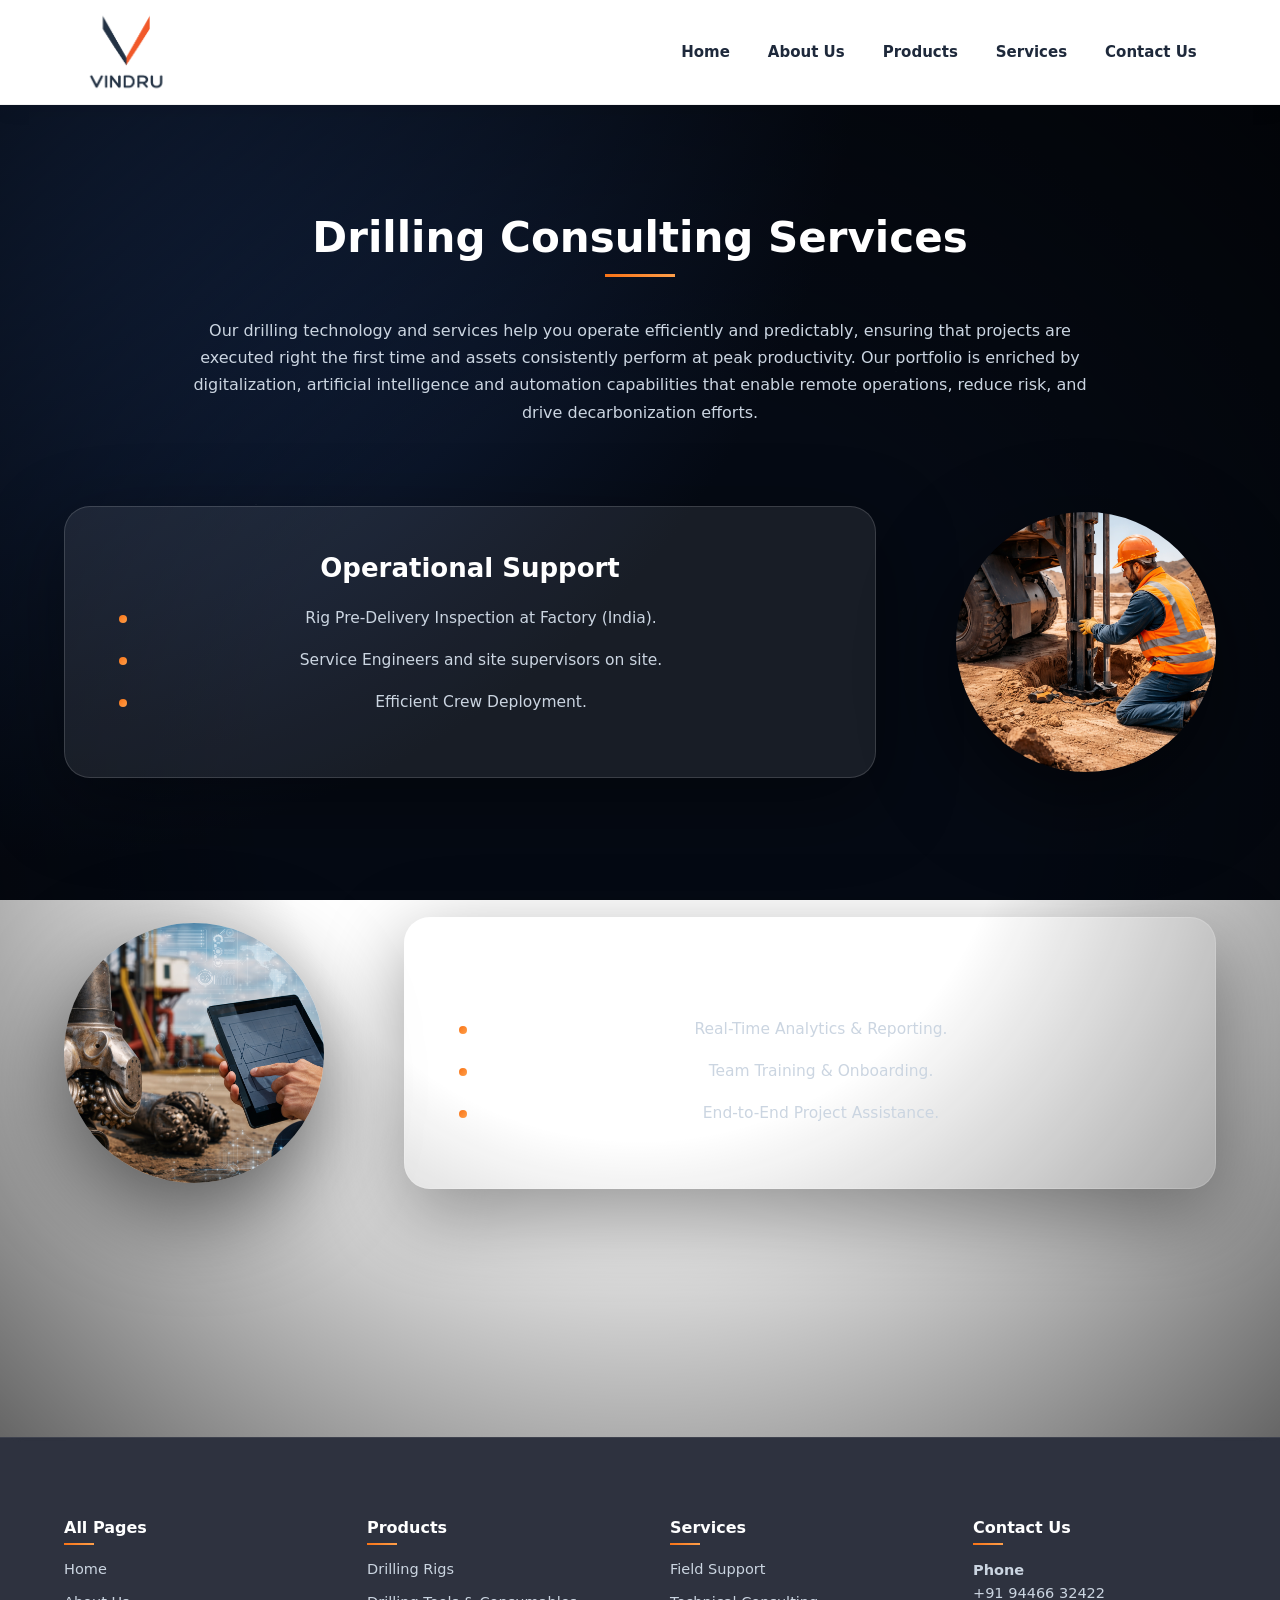
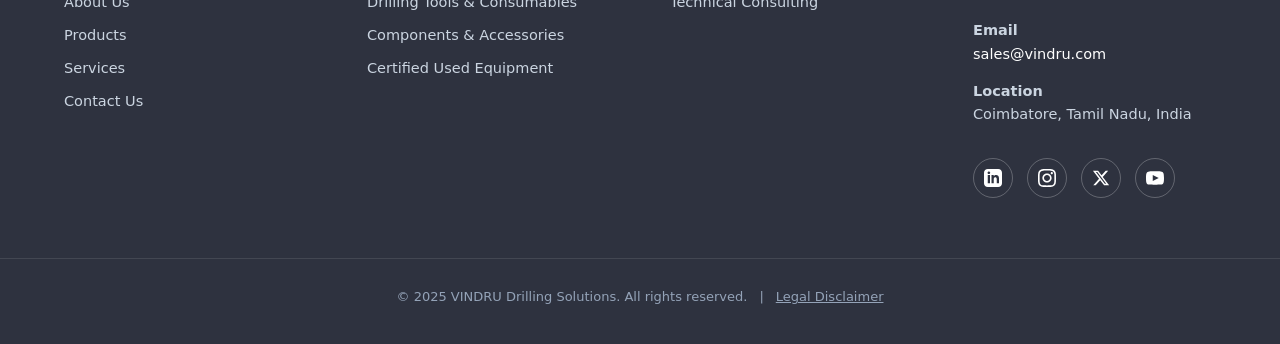
<file: services.html>
<!DOCTYPE html>
<html lang="en">
<head>
  <meta charset="UTF-8" />
  <meta name="viewport" content="width=device-width, initial-scale=1.0"/>
  <meta name="description" content="VINDRU provides specialized drilling consultation, crew deployment, and machine inspection services to maximize performance and reduce downtime in industrial operations.">
  <meta name="keywords" content="drilling services, operational support, digital support, crew deployment, machine inspection, drilling consultation, field services">
  <meta name="author" content="VINDRU Drilling Solutions">
  
  <!-- Open Graph / Social Media -->
  <meta property="og:type" content="website">
  <meta property="og:title" content="Services | VINDRU Drilling Solutions">
  <meta property="og:description" content="Specialized drilling consultation, crew deployment, and inspection services for industrial operations worldwide.">
  <meta property="og:image" content="https://vindru.com/Vindru-LOGO-New.png">
  <meta property="og:url" content="https://vindru.com/services.html">
  
  <!-- Twitter Card -->
  <meta name="twitter:card" content="summary_large_image">
  <meta name="twitter:title" content="Services | VINDRU Drilling Solutions">
  <meta name="twitter:description" content="Expert drilling services including consultation, crew deployment, and inspection.">
  
  <!-- Favicon -->
  <link rel="icon" type="image/png" href="Vindru-LOGO-New.png">
  
  <title>Services | VINDRU - Drilling Consultation & Support</title>
  
  <!-- Preload critical assets -->
  <link rel="preload" href="style.css" as="style">
  <link rel="preload" href="services.css" as="style">

  <!-- Global CSS -->
  <link rel="stylesheet" href="style.css">
  <link rel="stylesheet" href="services.css">
</head>

<body>

<!-- =========================
     NAVBAR
========================== -->
<header class="navbar">
  <div class="nav-container">

    <div class="logo">
      <img src="Vindru-LOGO-New.png" alt="VINDRU">
    </div>

    <!-- DESKTOP MENU -->
    <nav class="nav-links">
      <a href="index.html">Home</a>
      <a href="about.html">About Us</a>
      <a href="products-new.html">Products</a>
      <a href="services.html">Services</a>
      <a href="contact.html">Contact Us</a>
    </nav>

    <!-- MOBILE HAMBURGER -->
    <div class="menu-toggle" id="menuToggle">
      <span></span>
      <span></span>
      <span></span>
    </div>

  </div>
</header>

<div class="menu-overlay" id="menuOverlay">
  <nav class="menu-links">
    <a href="index.html">Home</a>
    <a href="about.html">About Us</a>
    <a href="products-new.html">Products</a>
    <a href="services.html">Services</a>
    <a href="contact.html">Contact Us</a>
  </nav>
</div>
<!-- =========================
     SERVICES SECTION
========================== -->
<section class="services-section full-width">
  <div class="container">

    <h1 class="services-title reveal fade-up">
      Drilling Consulting Services
    </h1>

    <div class="accent-line reveal scale-in"></div>

    <p class="services-intro reveal fade-up">
      Our drilling technology and services help you operate efficiently and predictably, ensuring that projects are executed right the first time and assets consistently perform at peak productivity. Our portfolio is enriched by digitalization, artificial intelligence and automation capabilities that enable remote operations, reduce risk, and drive decarbonization efforts.
    </p>

    <!-- SERVICE 1 -->
    <div class="service-row">

      <div class="service-circle reveal zoom-in">
        <img src="op-support.png" alt="Operational Support" loading="lazy" width="260" height="260">
      </div>

      <div class="service-box reveal fade-right">
        <h2>Operational Support</h2>
        <ul>
          <li>Rig Pre-Delivery Inspection at Factory (India).</li>
          <li>Service Engineers and site supervisors on site.</li>
          <li>Efficient Crew Deployment.</li>
        </ul>
      </div>

    </div>

    <!-- SERVICE 2 -->
    <div class="service-row">

      <div class="service-circle reveal zoom-in">
        <img src="dig-support.png" alt="Digital Support" loading="lazy" width="260" height="260">
      </div>

      <div class="service-box reveal fade-left">
        <h2>Digital Support</h2>
        <ul>
          <li>Real-Time Analytics & Reporting.</li>
          <li>Team Training & Onboarding.</li>
          <li>End-to-End Project Assistance.</li>
        </ul>
      </div>

    </div>

  </div>
</section>

<footer class="vindru-footer">

  <div class="footer-container">

    <!-- ALL PAGES -->
    <div class="footer-col">
      <h4>All Pages</h4>
      <ul>
        <li><a href="index.html">Home</a></li>
        <li><a href="about.html">About Us</a></li>
        <li><a href="products-new.html">Products</a></li>
        <li><a href="services.html">Services</a></li>
        <li><a href="contact.html">Contact Us</a></li>
      </ul>
    </div>

    <!-- PRODUCTS -->
    <div class="footer-col">
      <h4>Products</h4>
      <ul>
        <li><a href="products-new.html#vin-saver">Drilling Rigs</a></li>
        <li><a href="products-new.html#drilling-tools">Drilling Tools & Consumables</a></li>
        <li><a href="products-new.html#components">Components & Accessories</a></li>
        <li><a href="products-new.html#used-equipment">Certified Used Equipment</a></li>
      </ul>
    </div>

    <!-- SERVICES -->
    <div class="footer-col">
      <h4>Services</h4>
      <ul>
        <li><a href="services.html#field-support">Field Support</a></li>
        <li><a href="services.html#technical-consulting">Technical Consulting</a></li>
      </ul>
    </div>

    <!-- CONTACT -->
    <div class="footer-col footer-contact">
      <h4>Contact Us</h4>

      <p><strong>Phone</strong><br>+91 94466 32422</p>
      <p><strong>Email</strong><br><a href="mailto:sales@vindru.com">sales@vindru.com</a></p>
      <p><strong>Location</strong><br>Coimbatore, Tamil Nadu, India</p>

      <div class="footer-socials">
        <a href="https://www.linkedin.com/company/vindru" target="_blank" rel="noopener" aria-label="LinkedIn">
          <svg width="18" height="18" fill="currentColor" viewBox="0 0 24 24"><path d="M19 0h-14c-2.761 0-5 2.239-5 5v14c0 2.761 2.239 5 5 5h14c2.762 0 5-2.239 5-5v-14c0-2.761-2.238-5-5-5zm-11 19h-3v-11h3v11zm-1.5-12.268c-.966 0-1.75-.79-1.75-1.764s.784-1.764 1.75-1.764 1.75.79 1.75 1.764-.783 1.764-1.75 1.764zm13.5 12.268h-3v-5.604c0-3.368-4-3.113-4 0v5.604h-3v-11h3v1.765c1.396-2.586 7-2.777 7 2.476v6.759z"/></svg>
        </a>
        <a href="https://www.instagram.com/vindru" target="_blank" rel="noopener" aria-label="Instagram">
          <svg width="18" height="18" fill="currentColor" viewBox="0 0 24 24"><path d="M12 2.163c3.204 0 3.584.012 4.85.07 3.252.148 4.771 1.691 4.919 4.919.058 1.265.069 1.645.069 4.849 0 3.205-.012 3.584-.069 4.849-.149 3.225-1.664 4.771-4.919 4.919-1.266.058-1.644.07-4.85.07-3.204 0-3.584-.012-4.849-.07-3.26-.149-4.771-1.699-4.919-4.92-.058-1.265-.07-1.644-.07-4.849 0-3.204.013-3.583.07-4.849.149-3.227 1.664-4.771 4.919-4.919 1.266-.057 1.645-.069 4.849-.069zm0-2.163c-3.259 0-3.667.014-4.947.072-4.358.2-6.78 2.618-6.98 6.98-.059 1.281-.073 1.689-.073 4.948 0 3.259.014 3.668.072 4.948.2 4.358 2.618 6.78 6.98 6.98 1.281.058 1.689.072 4.948.072 3.259 0 3.668-.014 4.948-.072 4.354-.2 6.782-2.618 6.979-6.98.059-1.28.073-1.689.073-4.948 0-3.259-.014-3.667-.072-4.947-.196-4.354-2.617-6.78-6.979-6.98-1.281-.059-1.69-.073-4.949-.073zm0 5.838c-3.403 0-6.162 2.759-6.162 6.162s2.759 6.163 6.162 6.163 6.162-2.759 6.162-6.163c0-3.403-2.759-6.162-6.162-6.162zm0 10.162c-2.209 0-4-1.79-4-4 0-2.209 1.791-4 4-4s4 1.791 4 4c0 2.21-1.791 4-4 4zm6.406-11.845c-.796 0-1.441.645-1.441 1.44s.645 1.44 1.441 1.44c.795 0 1.439-.645 1.439-1.44s-.644-1.44-1.439-1.44z"/></svg>
        </a>
        <a href="https://twitter.com/vindru" target="_blank" rel="noopener" aria-label="X (Twitter)">
          <svg width="18" height="18" fill="currentColor" viewBox="0 0 24 24"><path d="M18.244 2.25h3.308l-7.227 8.26 8.502 11.24H16.17l-5.214-6.817L4.99 21.75H1.68l7.73-8.835L1.254 2.25H8.08l4.713 6.231zm-1.161 17.52h1.833L7.084 4.126H5.117z"/></svg>
        </a>
        <a href="https://www.youtube.com/@vindru" target="_blank" rel="noopener" aria-label="YouTube">
          <svg width="18" height="18" fill="currentColor" viewBox="0 0 24 24"><path d="M19.615 3.184c-3.604-.246-11.631-.245-15.23 0-3.897.266-4.356 2.62-4.385 8.816.029 6.185.484 8.549 4.385 8.816 3.6.245 11.626.246 15.23 0 3.897-.266 4.356-2.62 4.385-8.816-.029-6.185-.484-8.549-4.385-8.816zm-10.615 12.816v-8l8 3.993-8 4.007z"/></svg>
        </a>
      </div>
    </div>

  </div>

  <div class="footer-bottom">
    © 2025 VINDRU Drilling Solutions. All rights reserved.
    <span class="footer-separator">|</span>
    <button id="openLegal" class="footer-legal-link">Legal Disclaimer</button>
  </div>

</footer>

<!-- Legal Disclaimer Modal -->
<div id="legalModal" class="legal-modal">
  <div class="legal-box">
    <button class="legal-close" id="closeLegal">&times;</button>
    <h2>Legal Disclaimer</h2>
    <div class="legal-scroll">
      <h4>Legal Disclaimer</h4>
      <p>VINDRU (Vindru Drilling Solutions Corp) provides access to information and materials (the "Information") on www.vindru.com, subject to the Terms of Use and this Disclaimer. By accessing or using this Website, you acknowledge and agree to be bound by the Terms of Use and this Disclaimer. If you do not agree with these terms, you are advised not to access or use the Website.<br><br>VINDRU reserves the right to modify the Terms of Use and/or this Disclaimer at any time, at its sole discretion and without prior notice, by posting the updated terms on the Website. Continued use of the Website following the posting of any changes constitutes your acceptance of those changes, regardless of whether you have reviewed them.</p>
      
      <h4>Copyright</h4>
      <p>© Vindru Drilling Solutions Corp. 2025. All rights reserved.<br><br>Except as expressly permitted in this Website, no part of the information or content may be reproduced, distributed, or transmitted in any form or by any means without the prior written consent of VINDRU</p>
      
      <h4>Trademarks</h4>
      <p>VINDRU, including the VINDRU name, logos, graphics, service marks, and "vindru.com," are trademarks of VINDRU. Except as expressly permitted herein, these trademarks may not be used without prior written authorization from VINDRU.<br><br>All other trademarks appearing on this Website that are not owned by VINDRU are the property of their respective owners. These owners may not be affiliated with, connected to, or sponsored by VINDRU.</p>
      
      <h4>Website Access and Use</h4>
      <p>Subject to the terms and conditions outlined in the Terms of Use and this Disclaimer, VINDRU grants you a limited, non-exclusive, non-transferable, and restricted right to access, use, and display this Website and its contents.<br><br>By accessing the Website, you agree not to disrupt or attempt to disrupt its operation in any manner. Your use of the Website must at all times comply with the Terms of Use and this Disclaimer.<br><br>Unless expressly stated otherwise on the Website, you may not copy, print, reproduce, or otherwise use the information and materials available on this Website without prior written permission from VINDRU.</p>
      
      <h4>Governing Law and Jurisdiction</h4>
      <p>By accessing this Website, you agree that all matters arising out of or relating to this Website, including any disputes involving VINDRU, shall be governed by the laws of the Republic of India. You also agree to submit to the exclusive jurisdiction of the courts located in Coimbatore, Tamil Nadu, for the resolution of any such disputes.</p>
    </div>
  </div>
</div>

<script>
const openLegal = document.getElementById("openLegal");
const closeLegal = document.getElementById("closeLegal");
const modal = document.getElementById("legalModal");

if (openLegal && closeLegal && modal) {
  openLegal.onclick = () => modal.classList.add("active");
  closeLegal.onclick = () => modal.classList.remove("active");
  modal.onclick = e => {
    if(e.target === modal) modal.classList.remove("active");
  };
}
</script>

<!-- =========================
     REVEAL SCRIPT
========================== -->
<script>
  const reveals = document.querySelectorAll('.reveal');

  const observer = new IntersectionObserver(
    entries => {
      entries.forEach(entry => {
        if (entry.isIntersecting) {
          entry.target.classList.add('active');
          observer.unobserve(entry.target);
        }
      });
    },
    { threshold: 0.2 }
  );

  reveals.forEach(el => observer.observe(el));
</script>

<script>
const toggle = document.getElementById("menuToggle");
const overlay = document.getElementById("menuOverlay");

toggle.addEventListener("click", () => {
  overlay.classList.toggle("active");
});

overlay.addEventListener("click", () => {
  overlay.classList.remove("active");
});
</script>

</body>
</html>
</file>
<file: style.css>
/* ================================
   TRUE FULL WIDTH LAYOUT SYSTEM
================================ */

html, body {
  width: 100%;
  margin: 0;
  padding: 0;
  overflow-x: hidden;
}

/* Sections stretch full width */
section {
  width: 100%;
}

/* Content stays centered */







:root {
  --navy: #0b2d42;
  --steel: #143e5a;
  --white: #ffffff;
  --orange: #f97316;
  --text-dark: #0f172a;
  --text-muted: #64748b;
  --text-light: #cbd5e1;
  --bg-main: #0b1e2d;
  --bg-deep: #0f2a3d;
  --grid-color: rgba(255,255,255,0.04);
  --nav-height: 96px;
}

/* =========================
   GLOBAL FLUID CONTAINER
========================= */

.container,
.nav-container,
.industries-glass,
.global-container,
.footer-container {
  width: min(92%, 1320px);
  margin-inline: auto;
}

/* ensures full-width sections still align inside */
.full-width > * {
  width: min(92%, 1320px);
  margin-inline: auto;
}

/* prevents edge hugging on tiny phones */
@media (max-width: 480px){
  .container,
  .nav-container,
  .industries-glass,
  .global-container,
  .footer-container {
    width: 94%;
  }
}

/* ================================
   GLOBAL SECTION SPACING SYSTEM
================================ */
.section {
  padding-top: 100px;
  padding-bottom: 100px;
}

@media (max-width: 768px) {
  .section {
    padding-top: 70px;
    padding-bottom: 70px;
  }
}


/* ================================
   GLOBAL CONTAINER – SINGLE SOURCE
================================ */



/* Brand accent line */


* {
  margin: 0;
  padding: 0;
  box-sizing: border-box;
  font-family: Inter, system-ui, sans-serif;
}

/* ================================
   GLOBAL BACKGROUND SYSTEM
   (Applies to every page)
================================ */

body {
  background:
    radial-gradient(circle at top left, #1b335f 0%, #050a14 55%),
    radial-gradient(circle at bottom right, #7a3a10 0%, #050a14 60%);
  background-attachment: fixed;
}


@keyframes bgFloat {
  0% { transform: translateY(0px) translateX(0px); }
  100% { transform: translateY(-40px) translateX(30px); }
}

body {
  position: relative;
  overflow-x: hidden;
}

section, header, footer, main {
  position: relative;
  z-index: 1;
}

/* CONTAINER */



/* NAVBAR */
/* ===== NAVBAR ===== */
/* =========================
   NAVBAR – RESPONSIVE MASTER
========================= */
/* ===============================
   GLOBAL HAMBURGER NAVBAR
================================ */

.navbar {
  width: 100%;
  background: white;
  position: sticky;
  top: 0;
  z-index: 1000;
  box-shadow: 0 4px 20px rgba(0,0,0,0.08);
}

.nav-container {
  max-width: 1320px;
  margin: 0 auto;
  padding: 16px 32px;
  display: flex;
  justify-content: space-between;
  align-items: center;
}

.logo {
  display: flex;
  align-items: center;
  height: 72px;
  overflow: visible;
}

.logo img {
  height: 72px;
  width: auto;
  transform: scale(1.2);
  transform-origin: left center;
}


@media(max-width: 768px) {

  .logo {
    height: 48px;
  }

  .logo img {
    height: 48px;
    transform: scale(1.35);
  }
}

/* ===============================
   DESKTOP NAV LINKS
================================ */

.nav-links{
  display:flex;
  gap:38px;
  align-items:center;
}

.nav-links a{
  text-decoration:none;
  font-size:15px;
  font-weight:500;
  color:#0f172a;
  position:relative;
  transition:.3s ease;
}

/* subtle underline hover */
.nav-links a::after{
  content:"";
  position:absolute;
  left:0;
  bottom:-6px;
  width:0;
  height:2px;
  background:#f97316;
  transition:.3s ease;
}

.nav-links a:hover{
  color:#f97316;
}

.nav-links a:hover::after{
  width:100%;
}







/* ===============================
   NAVBAR RESPONSIVE BEHAVIOR
================================ */

/* Desktop */
@media(min-width: 900px){

  /* show desktop menu */
  .nav-links{
    display:flex;
  }

  /* hide hamburger */
  .menu-toggle{
    display:none;
  }
}

/* Mobile */
@media(max-width: 899px){

  /* hide desktop links */
  .nav-links{
    display:none;
  }

  /* show hamburger */
  .menu-toggle{
    display:flex;
  }
}

/* ===============================
   FINAL NAVBAR VISIBILITY FIX
================================ */

/* DESKTOP */
@media (min-width: 900px){
  .menu-toggle{
    display:none !important;
  }

  .nav-links{
    display:flex !important;
  }
}

/* MOBILE */
@media (max-width: 899px){
  .menu-toggle{
    display:flex !important;
  }

  .nav-links{
    display:none !important;
  }
}

.navbar{
  border-bottom:1px solid rgba(0,0,0,0.05);
  box-shadow:
    0 6px 20px rgba(0,0,0,0.06),
    0 1px 0 rgba(255,255,255,0.6) inset;
}


.nav-links a{
  position:relative;
  padding:6px 0;
}

.nav-links a::after{
  content:"";
  position:absolute;
  left:0;
  bottom:-4px;
  width:0;
  height:2px;
  background:linear-gradient(90deg,#f97316,#ff9f4a);
  transition:0.35s ease;
}

.nav-links a:hover::after{
  width:100%;
}


.nav-links a{
  font-weight:600;
  color:#1e293b;
}


.navbar{
  box-shadow: 0 6px 18px rgba(0,0,0,0.06);
}




/* HAMBURGER */
.menu-toggle {
  width: 28px;
  height: 20px;
  display: flex;
  flex-direction: column;
  justify-content: space-between;
  cursor: pointer;
}

.menu-toggle span {
  height: 3px;
  background: #0f172a;
  border-radius: 2px;
}

/* ===============================
   FULLSCREEN MENU
================================ */

.menu-overlay {
  position: fixed;
  inset: 0;
  background: rgba(5,15,30,0.95);
  display: flex;
  align-items: center;
  justify-content: center;
  opacity: 0;
  pointer-events: none;
  transition: 0.4s ease;
  z-index: 2000;
}

.menu-overlay.active {
  opacity: 1;
  pointer-events: all;
}

.menu-links {
  display: flex;
  flex-direction: column;
  gap: 32px;
  text-align: center;
}

.menu-links a {
  font-size: 28px;
  font-weight: 600;
  color: white;
  text-decoration: none;
  transition: 0.3s;
}

.menu-links a:hover {
  color: #f97316;
}
/* HERO */


/* WHO WE ARE */

/* ================================
   WHO WE ARE SECTION
================================ */

.who-we-are {
  background: #081220; /* same site dark blue */
      /* tightened spacing */
  padding: 0;
  color: white;
}

.who-grid {
  display: grid;
  grid-template-columns: 1fr 1fr;
  gap: 60px;
  align-items: center;
}

/* IMAGE */
.who-image img {
  width: 100%;
  border-radius: 20px;
  object-fit: cover;
  transition: transform 0.4s ease;
}

.who-image img:hover {
  transform: scale(1.03);
}

/* TEXT */
.who-eyebrow {
  font-size: 12px;
  letter-spacing: 2px;
  color: var(--orange);
  font-weight: 600;
}

.who-content h2 {
  font-size: 40px;
  line-height: 1.25;
  margin: 8px 0 10px;
}

.who-content p {
  color: #cbd5e1;
  line-height: 1.7;
  margin-bottom: 16px;
  max-width: 520px;
}


/* ================================
   REVEAL ANIMATIONS
================================ */

.reveal-left,
.reveal-right {
  opacity: 0;
  transition: all 0.9s ease;
}

.reveal-left {
  transform: translateX(-60px);
}

.reveal-right {
  transform: translateX(60px);
}

.reveal-left.active,
.reveal-right.active {
  opacity: 1;
  transform: translateX(0);
}

/* Button delay */
.reveal-delay {
  display: inline-block;
  opacity: 0;
  transform: translateY(20px);
  transition: all 0.8s ease 0.2s;
}

.reveal-delay.active {
  opacity: 1;
  transform: translateY(0);
}

/* OUTLINE BUTTON (Know More) */
.btn-outline {
  display: inline-block;
  padding: 12px 28px;
  border-radius: 30px;
  border: 2px solid #ff7a00;
  color: #ff7a00;
  text-decoration: none;
  font-weight: 600;
  transition: all 0.3s ease;
}

.btn-outline:hover {
  background: #ff7a00;
  color: #ffffff;
}

.btn-primary,
.btn-outline {
  min-width: 160px;
  text-align: center;
}

/* ================================
   RESPONSIVE
================================ */

@media (max-width: 900px) {
  .who-grid {
    grid-template-columns: 1fr;
    gap: 40px;
  }

  .who-content h2 {
    font-size: 34px;
  }
}



/* PRODUCTS */
/* PRODUCTS SECTION */
/* PRODUCTS SECTION */

.products-section {
  background: transparent;
 
  overflow: hidden;
}

/* HEADER */
.products-header {
  text-align: center;
  margin-bottom: 60px;
}

.products-tag {
  font-size: 13px;
  font-weight: 700;
  letter-spacing: 2.5px;
  text-transform: uppercase;
  color: #f97316;
  display: inline-block;
  margin-bottom: 12px;
}

.products-tag::after {
  content: "";
  display: block;
  width: 42px;
  height: 3px;
  background: linear-gradient(90deg, #f97316, #ff9f4a);
  margin: 10px auto 0;
  border-radius: 2px;
}

.section-title {
  font-size: 40px;
  font-weight: 700;
  color: #ffffff;
  margin: 14px 0;
}

.section-subtitle {
  max-width: 720px;
  margin: 0 auto;
  font-size: 16px;
  line-height: 1.7;
  color: #cbd5e1;
}

/* SCROLL ROW */
.products-scroll {
  display: flex;
  gap: 28px;
  overflow-x: auto;
  padding-bottom: 20px;
  scroll-behavior: smooth;
}

.products-scroll::-webkit-scrollbar {
  height: 8px;
}

.products-scroll::-webkit-scrollbar-thumb {
  background: rgba(249, 115, 22, 0.6);
  border-radius: 10px;
}

.products-scroll::-webkit-scrollbar-track {
  background: transparent;
}

/* PRODUCT CARD */
.product-card {
  min-width: 260px;
  height: 280px;
  background: #000;
  border-radius: 18px;
  box-shadow: 0 20px 50px rgba(0,0,0,0.25);
  transition: all 0.35s ease;
  position: relative;
  flex-shrink: 0;
  overflow: hidden;
}

/* IMAGE FILLS ENTIRE BOX */
.product-image {
  position: absolute;
  inset: 0;
  width: 100%;
  height: 100%;
}

.product-image img {
  width: 100%;
  height: 100%;
  object-fit: cover;
  transform: scale(0.85);
  transition: transform 0.35s ease;
}

/* TITLE - HIDDEN BY DEFAULT */
.product-card h3 {
  position: absolute;
  bottom: 0;
  left: 0;
  right: 0;
  padding: 20px;
  font-size: 18px;
  font-weight: 600;
  color: #fff;
  background: linear-gradient(to top, rgba(0,0,0,0.9), transparent);
  opacity: 0;
  transform: translateY(20px);
  transition: all 0.35s ease;
  z-index: 2;
  text-align: center;
}

/* HOVER - SHOW TEXT & ZOOM IMAGE */
.product-card:hover h3 {
  opacity: 1;
  transform: translateY(0);
}

.product-card:hover .product-image img {
  transform: scale(1.1);
}

.product-card:hover {
  transform: translateY(-8px);
  box-shadow:
    0 30px 70px rgba(0,0,0,0.35),
    0 0 0 2px rgba(249,115,22,0.5);
}

/* MOBILE */
@media (max-width: 768px) {
  .products-section {
    padding: 90px 0px;
  }

  .section-title {
    font-size: 28px;
  }

  .product-card {
    min-width: 220px;
    height: 240px;
  }
}

/* WRAPPER FOR ARROWS */
.products-wrapper {
  position: relative;
}

/* SCROLL BUTTONS */
.scroll-btn {
  position: absolute;
  top: 50%;
  transform: translateY(-50%);
  background: rgba(15, 23, 42, 0.85);
  color: white;
  border: none;
  font-size: 22px;
  width: 44px;
  height: 44px;
  border-radius: 50%;
  cursor: pointer;
  z-index: 10;
  transition: all 0.3s ease;
}

.scroll-btn:hover {
  background: #f97316;
}

.scroll-btn.left {
  left: -22px;
}

.scroll-btn.right {
  right: -22px;
}

/* CLICKABLE CARD */
.product-card {
  text-decoration: none;
  color: inherit;
}

/* REVEAL ANIMATION */
.reveal {
  opacity: 0;
  transform: translateY(30px);
  transition: all 0.8s ease;
}

.reveal.active {
  opacity: 1;
  transform: translateY(0);
}

/* MOBILE */
@media (max-width: 768px) {
  .scroll-btn {
    display: none;
  }
}








/* MOBILE – SMOOTH HORIZONTAL SCROLL */
/* FORCE MOBILE TO TREAT PRODUCT STRIP AS A SWIPE GALLERY */
@media (max-width: 768px) {
  .products-scroll {
    position: relative;
    z-index: 10;
    will-change: transform;
    transform: translateZ(0);
    pointer-events: auto;

    overflow-x: auto;
    overflow-y: hidden;
    -webkit-overflow-scrolling: touch;
    touch-action: pan-x;
    scroll-snap-type: x mandatory;
    scroll-behavior: smooth;

    padding-left: 16px;
    padding-right: 16px;
  }

  .product-card {
    scroll-snap-align: center;
  }

  /* SHOW PRODUCT NAMES ON MOBILE */
  .product-card h3 {
    opacity: 1;
    transform: translateY(0);
  }
}







/* GLOBAL */
/* =========================
   GLOBAL PRESENCE – SPLIT
   ========================= */

.global-section {
  background: transparent;
  
}

.global-container {
  max-width: 1300px;
  margin: auto;
  display: grid;
  grid-template-columns: 1.1fr 0.9fr;
  gap: 80px;
  align-items: center;
}

/* LEFT CONTENT */
.global-content .section-tag {
  font-size: 12px;
  letter-spacing: 2.5px;
  font-weight: 700;
  color: var(--orange);
  display: inline-block;
  margin-bottom: 16px;
}

.global-content h2 {
  font-size: 40px;
  font-weight: 700;
  color: #ffffff;
  margin-bottom: 20px;
}

.global-content p {
  font-size: 16px;
  line-height: 1.7;
  color: #cbd5e1;
  max-width: 520px;
  margin-bottom: 28px;
}

/* RIGHT IMAGE */
.global-image {
  padding: 0;
  background: none;
}


.global-image img {
  width: 100%;
  height: auto;
  border-radius: 16px;
}

/* RESPONSIVE */
@media (max-width: 900px) {
  .global-container {
    grid-template-columns: 1fr;
    gap: 48px;
  }

  .global-content h2 {
    font-size: 32px;
  }

  .global-image {
    padding: 0px;
  }
}

@media (max-width: 768px) {
  .global-container {
    padding: 0 16px; /* 👈 same as rest of site */
  }
}


/* ================================
   CONTACT SECTION
================================ */

.contact-section {
  background: linear-gradient(
    180deg,
    rgba(5, 10, 20, 0) 0%,
    rgba(5, 10, 20, 0.6) 40%,
    rgba(5, 10, 20, 0.9) 100%
  );
  padding: clamp(80px, 10vw, 140px) 6%;
}

/* GRID */
.contact-grid {
  display: grid;
  grid-template-columns: 1.2fr 1fr;
  gap: 80px;
  align-items: center;
}

/* LEFT SIDE */
.contact-left h3 {
  font-size: 28px;
  font-weight: 600;
  margin-bottom: 16px;
  max-width: 420px;
}

.contact-left p {
  font-size: 15.5px;
  line-height: 1.7;
  color: #cbd5e1;
  max-width: 420px;
}

/* SOCIALS */
.contact-socials {
  display: flex;
  gap: 14px;
  margin-top: 28px;
}

.contact-socials a {
  width: 38px;
  height: 38px;
  border-radius: 50%;
  border: 1px solid rgba(255,255,255,0.25);
  display: grid;
  place-items: center;
  color: #ffffff;
  font-size: 14px;
  text-decoration: none;
  transition: all 0.3s ease;
}

.contact-socials a:hover {
  background: #f97316;
  border-color: #f97316;
}

/* RIGHT SIDE */
.contact-right h2 {
  font-size: 34px;
  font-weight: 700;
  margin-bottom: 12px;
}



/* DETAILS */
.contact-details {
  list-style: none;
  padding: 0;
  margin: 0;
}

.contact-details li {
  display: grid;
  grid-template-columns: 120px 1fr;
  padding: 18px 0;
  border-bottom: 1px solid rgba(255,255,255,0.12);
}

.contact-details span {
  color: #94a3b8;
  font-size: 14px;
}

.contact-details a,
.contact-details p {
  color: #ffffff;
  font-size: 15px;
  text-decoration: none;
}



/* ================================
   CONTACT SECTION (MOBILE FRIENDLY)
================================ */
@media (max-width: 900px) {
  .contact-section {
    padding: 90px 0;
    text-align: center;
  }

  .contact-grid {
    grid-template-columns: 1fr;
    gap: 50px;
  }

  .contact-left h3 {
    font-size: 22px;
    margin: 0 auto 12px;
  }

  .contact-left p {
    max-width: 90%;
    margin: 0 auto;
    font-size: 14.5px;
  }

  .contact-socials {
    justify-content: center;
  }

  .contact-right h2 {
    font-size: 26px;
  }

  .contact-details li {
    grid-template-columns: 1fr;
    gap: 6px;
    text-align: center;
  }

  .contact-details span {
    font-size: 13px;
  }

  .contact-details a,
  .contact-details p {
    font-size: 14px;
  }
}

@media (max-width: 600px) {
  .contact-section {
    padding: 72px 0;
  }

  .contact-left h3 {
    font-size: 20px;
  }

  .contact-right h2 {
    font-size: 22px;
  }
}


/* ===== MOBILE & TABLET FIXES ===== */
@media (max-width: 992px) {

  

  /* WHO WE ARE */
  .who-card {
    padding: 40px 28px;
  }

  


  /* GLOBAL STRIP */
  .global-strip {
    padding: 32px 24px;
  }
}

@media (max-width: 600px) {

  h1 {
    font-size: 30px;
  }

  h2 {
    font-size: 26px;
  }

  .section-title {
    font-size: 28px;
  }
}


img {
  max-width: 100%;
  height: auto;
  display: block;
}


/* =========================
   REVEAL ANIMATIONS – POLISHED
========================= */

.reveal,
.reveal-left,
.reveal-right {
  opacity: 0;
  transition: opacity 0.6s ease, transform 0.6s ease;
  will-change: transform, opacity;
}

.reveal {
  transform: translateY(24px);
}

.reveal-left {
  transform: translateX(-32px);
}

.reveal-right {
  transform: translateX(32px);
}

.reveal.active,
.reveal-left.active,
.reveal-right.active {
  opacity: 1;
  transform: translate(0);
}

/* subtle delay utility */
.reveal-delay {
  transition-delay: 0.15s;
}

/* =========================
   MOBILE FINAL POLISH
========================= */

@media (max-width: 600px) {
  section:not(.who-we-are) {
    padding-top: 64px;
    padding-bottom: 64px;
  }

  .who-we-are {
    padding-top: 40px;
    padding-bottom: 40px;
  }


 

  .who-content h2,
  .global-content h2 {
    font-size: 28px;
  }

  .product-card {
    min-width: 200px;
    height: 200px;
  }

  .services-grid {
    gap: 24px;
  }

  .btn-primary,
  .btn-outline {
    padding: 12px 22px;
    font-size: 14px;
  }
}

  /* =========================
   GLOBAL NOISE TEXTURE
   (PREMIUM DEPTH)
========================= */
/* MOBILE – CENTER HERO ACCENT LINE */


/* WHO WE ARE – custom spacing override */
section.who-we-are.section {
  padding-top: 120px;
  padding-bottom: 110px;
}

@media (max-width: 768px) {
  section.who-we-are.section {
    padding-top: 80px;
    padding-bottom: 75px;
  }
}

.accent-line {
  width: 72px;
  height: 3px;
  background: linear-gradient(90deg, #f97316, #ff9f4a);
  margin: 18px auto 32px;
  display: block;
}



.section-header,

.about-content {
  text-align: center;
  width: 100%;
}

.who-we-are {
  display: flex;
  flex-direction: column;
  align-items: center;
}



/* === SERVICES — CINEMATIC FLOATING STYLE === */

.services-section {
  text-align: center;
  color: white;
  padding: clamp(80px, 12vw, 140px) 0;
  background: transparent;
  position:relative;
}

.services-section::before{
  content:"";
  position:absolute;
  inset:0;
  background:
    radial-gradient(circle at 50% 50%, rgba(249,115,22,0.04), transparent 60%);
  pointer-events:none;
}

.services-header {
  max-width: 820px;
  margin: 0 auto 80px;
  position:relative;
  z-index:1;
}

.services-tag {
  font-size: 13px;
  letter-spacing: 2px;
  color: #f97316;
  font-weight: 600;
}

.section-title {
  font-size: clamp(28px, 4vw, 46px);
  font-weight: 700;
  margin: 14px 0;
}

.section-subtitle {
  font-size: 16px;
  line-height: 1.7;
  color: #cbd5e1;
}

/* 3-column cinematic layout */
.services-grid {
  max-width: 1100px;
  margin: auto;
  display: grid;
  grid-template-columns: repeat(3, 1fr);
  gap: 80px;
  position:relative;
  z-index:1;
}

/* Clean minimal cards */
.service-card {
  background: none !important;
  box-shadow: none !important;
  border-radius: 0 !important;
  padding: 0 !important;
  transition:0.3s ease;
}

.service-card:hover{
  transform:translateY(-4px);
}

/* Orange separator line */
.service-card::before {
  content: "";
  display: block;
  width: 70px;
  height: 2px;
  background: linear-gradient(90deg, #f97316, #ff9f4a);
  margin: 0 auto 26px;
}

.service-icon {
  font-size: 46px;
  margin-bottom: 18px;
}

.service-card h3 {
  font-size: 22px;
  font-weight: 600;
  margin-bottom: 12px;
  color: white;
  transition:0.3s ease;
}

.service-card:hover h3{
  color:#f97316;
}

.service-card p {
  font-size: 15px;
  line-height: 1.6;
  color: #cbd5e1;
  max-width: 280px;
  margin: 0 auto;
}

/* Mobile */
@media (max-width: 900px) {
  .services-grid {
    grid-template-columns: 1fr;
    gap: 50px;
  }
}

/* === SERVICES — CINEMATIC BACKGROUND === */

.services-section {
  position: relative;
  overflow: hidden;
  background: 
    transparent
}

/* soft stars / noise */
.services-section::before {
  content: "";
  position: absolute;
  inset: 0;
  background-image:
    radial-gradient(1px 1px at 20% 30%, rgba(255,255,255,0.25), transparent),
    radial-gradient(1px 1px at 70% 20%, rgba(255,255,255,0.15), transparent),
    radial-gradient(1px 1px at 40% 80%, rgba(255,255,255,0.2), transparent);
  opacity: 0.25;
  pointer-events: none;
}

/* dark vignette */
.services-section::after {
  content: "";
  position: absolute;
  inset: 0;
  background: radial-gradient(circle at center, transparent 40%, rgba(0,0,0,0.6) 100%);
  pointer-events: none;
}

/* keep content above glow */
.services-section > * {
  position: relative;
  z-index: 1;
}



/* ===============================
   INDUSTRIES – PREMIUM GLASS
================================ */

.industries-section {
  width: 100%;
  padding: 100px 0;
  background: transparent;
  position:relative;
}

.industries-section::before{
  content:"";
  position:absolute;
  inset:0;
  background:
    radial-gradient(circle at 20% 30%, rgba(249,115,22,0.08), transparent 50%),
    radial-gradient(circle at 80% 70%, rgba(100,150,255,0.06), transparent 50%);
  pointer-events:none;
}

/* Glass wrapper */
.industries-glass {
  max-width: 1320px;
  margin: 0 auto;
  padding: 72px 64px;
  background: rgba(255,255,255,0.045);
  backdrop-filter: blur(16px);
  border-radius: 28px;
  box-shadow: 
    0 50px 120px rgba(0,0,0,0.45),
    inset 0 1px 0 rgba(255,255,255,0.08);
  border:1px solid rgba(255,255,255,0.1);
  position:relative;
  z-index:1;
}

/* Main layout */
.industries-container {
  display: grid;
  grid-template-columns: 1fr 1.25fr;
  gap: 80px;
  align-items: center;
}

/* ===============================
   LEFT CONTENT
================================ */

.industries-content .section-tag {
  font-size: 12px;
  letter-spacing: 2.5px;
  font-weight: 700;
  color: #f97316;
  display: inline-block;
  margin-bottom: 16px;
}

.industries-content h2 {
  font-size: 38px;        /* matches Global + Who-we-are */
  font-weight: 700;
  line-height: 1.2;
  color: #ffffff;
  margin-bottom: 18px;
}

.industries-content p {
  font-size: 15.5px;
  line-height: 1.7;
  color: #cbd5e1;
  max-width: 520px;
}

/* ===============================
   RIGHT GRID
================================ */

.industries-grid {
  display: grid;
  grid-template-columns: repeat(2, 1fr);
  gap: 32px;
}

/* ===============================
   CARD
================================ */

.industry-card {
  background: linear-gradient(145deg,rgba(255,255,255,0.06),rgba(255,255,255,0.03));
  backdrop-filter: blur(10px);
  border-radius: 20px;
  overflow: hidden;
  box-shadow: 0 25px 60px rgba(0,0,0,0.3);
  transition: all 0.35s ease;
  border:1px solid rgba(255,255,255,0.08);
}

/* Image */
.industry-card img {
  width: 100%;
  height: 180px;
  object-fit: cover;
  display: block;
  transition:0.3s ease;
}

.industry-card:hover img{
  transform:scale(1.05);
}

/* Text */
.industry-card h3 {
  font-size: 18px;
  font-weight: 600;
  color: #ffffff;
  padding: 18px 20px 6px;
}

.industry-card p {
  font-size: 14.5px;
  line-height: 1.6;
  color: #cbd5e1;
  padding: 0 20px 22px;
}

/* Hover */
.industry-card:hover {
  transform: translateY(-6px);
  box-shadow: 
    0 35px 70px rgba(0,0,0,0.4),
    0 0 30px rgba(249,115,22,0.15);
  border-color:rgba(249,115,22,0.2);
}

.industry-card:hover h3 {
  color: #f97316;
}

/* ===============================
   RESPONSIVE — TABLET
================================ */

@media (max-width: 900px) {
  .industries-container {
    grid-template-columns: 1fr;
    gap: 60px;
  }

  .industries-glass {
    padding: 60px 40px;
  }

  .industries-content h2 {
    font-size: 32px;
  }
}

/* ===============================
   RESPONSIVE — MOBILE
================================ */

@media (max-width: 600px) {
  .industries-section {
    padding: 70px 0;
  }

  .industries-glass {
    padding: 48px 22px;
    border-radius: 22px;
  }

  .industries-content h2 {
    font-size: 26px;
  }

  .industries-content p {
    font-size: 14.5px;
  }

  .industries-grid {
    grid-template-columns: 1fr;
    gap: 24px;
  }

  .industry-card img {
    height: 160px;
  }

  .industry-card h3 {
    font-size: 17px;
  }

  .industry-card p {
    font-size: 14px;
  }
}



/* ================================
   VINDRU FOOTER (Leanoms-style)
================================ */

.vindru-footer {
  background: rgba(10,15,30,0.85);
  backdrop-filter: blur(10px);
  border-top: 1px solid rgba(255,255,255,0.08);
  color: #ffffff;
  padding: 80px 0 40px;
}

.footer-container {
  width: 90%;
  max-width: 1200px;
  margin: auto;
  display: grid;
  grid-template-columns: repeat(4, 1fr);
  gap: 60px;
}

/* Headings */
.footer-col h4 {
  font-size: 16px;
  font-weight: 700;
  margin-bottom: 22px;
  position: relative;
}

.footer-col h4::after {
  content: "";
  width: 30px;
  height: 2px;
  background: linear-gradient(90deg,#f97316,#ff9f4a);
  position: absolute;
  bottom: -8px;
  left: 0;
}

/* Lists */
.footer-col ul {
  list-style: none;
  padding: 0;
  margin: 0;
}

.footer-col li {
  margin-bottom: 14px;
}

.footer-col a {
  color: #cbd5e1;
  text-decoration: none;
  font-size: 14.5px;
  transition: all 0.25s ease;
}

.footer-col a:hover {
  color: #f97316;
  padding-left: 6px;
}

/* Contact */
.footer-contact p {
  font-size: 14.5px;
  line-height: 1.6;
  color: #cbd5e1;
  margin-bottom: 14px;
}

.footer-contact a {
  color: #ffffff;
}

/* Social Icons */
.footer-socials {
  display: flex;
  gap: 14px;
  margin-top: 18px;
}

.footer-socials a {
  width: 40px;
  height: 40px;
  border-radius: 50%;
  border: 1px solid rgba(255,255,255,0.25);
  display: flex;
  align-items: center;
  justify-content: center;
  color: white;
  text-decoration: none;
  transition: all 0.3s ease;
}

.footer-socials a svg {
  width: 18px;
  height: 18px;
}

.footer-socials a:hover {
  background: #f97316;
  border-color: #f97316;
  transform: translateY(-3px);
}

/* Footer contact column alignment */
.footer-contact {
  display: flex;
  flex-direction: column;
}

.footer-contact > * {
  align-self: flex-start;
}

.footer-contact .footer-socials {
  align-self: flex-start;
}

/* Bottom Bar */
.footer-bottom {
  margin-top: 60px;
  padding-top: 30px;
  border-top: 1px solid rgba(255,255,255,0.1);
  text-align: center;
  font-size: 13px;
  color: #94a3b8;
  display: flex;
  align-items: center;
  justify-content: center;
  gap: 12px;
  flex-wrap: wrap;
}

/* ================================
   MOBILE FOOTER
================================ */

@media (max-width: 900px) {
  .footer-container {
    grid-template-columns: 1fr 1fr;
    gap: 40px;
  }
}

@media (max-width: 600px) {
  .vindru-footer {
    padding: 60px 0 30px;
  }

  .footer-container {
    grid-template-columns: 1fr;
    gap: 32px;
    width: 90%;
  }

  .footer-col {
    text-align: center;
  }

  .footer-col h4 {
    font-size: 15px;
    margin-bottom: 18px;
  }

  .footer-col h4::after {
    left: 50%;
    transform: translateX(-50%);
  }

  .footer-col a {
    font-size: 14px;
  }

  .footer-col a:hover {
    padding-left: 0;
  }

  .footer-contact {
    align-items: center;
  }

  .footer-contact > * {
    align-self: center;
  }

  .footer-contact p {
    font-size: 14px;
    text-align: center;
  }

  .footer-socials {
    justify-content: center;
    align-self: center !important;
  }

  .footer-bottom {
    flex-direction: column;
    gap: 8px;
    margin-top: 40px;
    padding-top: 20px;
  }

  .footer-separator {
    display: none;
  }
}








/* OLD HERO - DISABLED */
.hero-carousel {
  display: none !important;
}

/* Mobile hero is handled in home-hero.css */

/* Sliding rail */
.hero-track {
   display: flex;
  width: 400%;  /* 4 slides */
  height: 100%;
  transition: transform 0.8s cubic-bezier(.77,0,.18,1);
}

/* Every slide must be full screen */
.hero-slide,
.slide-tools-hero {
  width: 100vw;
  height: 100vh;
  flex-shrink: 0;
}




.hero-carousel {
  position: relative;
  z-index: 10;
}

.hero-track {
  position: relative;
  z-index: 1;
}



/* THIS is the killer fix */
.slide-leanoms::before,
.slide-leanoms::after,
.slide3-leanoms::before,
.slide3-leanoms::after,
.slide-tools-hero::before {
  pointer-events: none;
}

/* ================================
   SLIDE 1 — MODERN GRADIENT OVERLAY
================================ */
.slide-leanoms {
  position: relative;
  background: #000;
  height: 100vh;
  overflow: hidden;
}

/* MACHINE IMAGE — BACK */
.slide-leanoms::after {
  content: "";
  position: absolute;
  inset: 0;
  background: var(--bg) center / cover no-repeat;
  z-index: 1;
}

/* MODERN GRADIENT OVERLAY — MIDDLE */
.slide-leanoms::before {
  content: "";
  position: absolute;
  inset: 0;
  background: linear-gradient(
    105deg,
    rgba(0, 0, 0, 0.92) 0%,
    rgba(0, 0, 0, 0.85) 35%,
    rgba(0, 0, 0, 0.65) 55%,
    rgba(249, 115, 22, 0.15) 75%,
    transparent 100%
  );
  z-index: 2;
}

/* CONTENT */
.leanoms-wrap {
  position: relative;
  z-index: 3;
  padding-left: 80px;
  max-width: 650px;
  height: 100%;
  display: flex;
  align-items: center;
}

.leanoms-text {
  position: relative;
  z-index: 4;
  width: 100%;
  max-width: 580px;
  padding: 45px;
  background: linear-gradient(
    135deg,
    rgba(15, 23, 42, 0.75) 0%,
    rgba(30, 41, 59, 0.65) 100%
  );
  backdrop-filter: blur(12px);
  border-radius: 24px;
  border: 1px solid rgba(249, 115, 22, 0.3);
  box-shadow: 
    0 25px 60px rgba(0, 0, 0, 0.6),
    inset 0 1px 0 rgba(255, 255, 255, 0.1);
}

/* Orange label */
.leanoms-eyebrow {
  color: #f97316;
  font-size: 13px;
  letter-spacing: 2.5px;
  font-weight: 700;
  margin-bottom: 16px;
  text-transform: uppercase;
}

/* Title */
.leanoms-title {
  font-size: 48px;
  line-height: 1.15;
  font-weight: 800;
  margin-bottom: 20px;
  color: #ffffff;
  text-shadow: 0 4px 20px rgba(0,0,0,0.8);
}

/* Description */
.leanoms-desc {
  color: #e2e8f0;
  line-height: 1.65;
  font-size: 15.5px;
  max-width: 100%;
  margin-bottom: 28px;
  text-shadow: 0 2px 8px rgba(0,0,0,0.5);
}

/* Button */
.leanoms-btn {
  display: inline-block;
  padding: 15px 40px;
  border-radius: 999px;
  background: linear-gradient(135deg, #f97316, #fb923c);
  color: #fff;
  font-weight: 700;
  font-size: 15px;
  text-decoration: none;
  box-shadow: 0 15px 35px rgba(249,115,22,0.5);
  transition: all 0.3s ease;
  border: 2px solid rgba(255, 255, 255, 0.2);
}

.leanoms-btn:hover {
  transform: translateY(-3px);
  box-shadow: 0 20px 50px rgba(249,115,22,0.7);
  background: linear-gradient(135deg, #fb923c, #f97316);
}

/* Thumbnails under text */
.leanoms-thumbs {
  display: flex;
  gap: 22px;
  margin-top: 40px; /* ⬅ closer to the button */
  justify-content: flex-start;
  align-items: flex-start;
}

.leanoms-thumb {
  width: 150px; /* ⬅ square style */
  height: 150px;
  border-radius: 12px;
  overflow: hidden;
  background: #000;
  border: 1px solid rgba(255,255,255,0.2);
  box-shadow: 0 20px 50px rgba(0,0,0,0.5);
  transform: translateY(0);
  transition: transform 0.3s ease;
}

.leanoms-thumb:hover {
  transform: translateY(-8px); /* subtle lift effect */
}

.leanoms-thumb img {
  width: 100%;
  height: 100%;
  object-fit: cover;
}

/* Mobile */
@media (max-width: 768px) {
  .slide-leanoms::before {
    background: linear-gradient(
      180deg,
      rgba(0, 0, 0, 0.95) 0%,
      rgba(0, 0, 0, 0.85) 50%,
      rgba(0, 0, 0, 0.7) 100%
    );
  }

  .leanoms-wrap {
    padding: 40px 20px;
    max-width: 100%;
  }

  .leanoms-text {
    padding: 32px 24px;
  }

  .leanoms-thumbs {
    justify-content: center;
  }
}




/*SLIDE 2*/
/* SLIDE 2 – Tools Hero */
/* =========================================
   VIN SAVER HERO — TECH STYLE
========================================= */
/* =========================================
   VIN SAVER — REFERENCE HERO
========================================= */

.slide-vinsaver-ref{
  position:relative;
  height:calc(100vh - var(--nav-height));
  overflow:hidden;
}

/* background drilling photo */
.vinsaver-bg{
  position:absolute;
  inset:0;
  background:
    linear-gradient(90deg, rgba(7,15,28,.65), rgba(7,15,28,.25)),
    url("HERO-SLIDE-2.webp") center/cover no-repeat;
  z-index:0;
}

/* subtle tech dots/lines */
.vinsaver-tech{
  position:absolute;
  inset:0;
  z-index:1;
  background-image:
    radial-gradient(circle at 20% 40%, rgba(255,140,40,.6) 2px, transparent 3px),
    radial-gradient(circle at 70% 65%, rgba(0,200,255,.6) 2px, transparent 3px),
    linear-gradient(120deg, rgba(255,140,40,.25) 1px, transparent 1px),
    linear-gradient(300deg, rgba(0,200,255,.25) 1px, transparent 1px);
  background-size:
    220px 220px,
    260px 260px,
    140px 140px,
    180px 180px;
  opacity:.35;
}

/* white card */
.vinsaver-card{
  position:relative;
  z-index:2;
  max-width:520px;
  margin-left:7vw;
  top:50%;
  transform:translateY(-50%);

  /* darker glass look */
  background:rgba(255,255,255,0.72);

  /* stronger blur = blends with image */
  backdrop-filter:blur(10px);

  padding:55px 60px;
  border-radius:18px;

  /* softer shadow */
  box-shadow:
    0 25px 80px rgba(0,0,0,.25),
    inset 0 0 0 1px rgba(255,255,255,.25);
}


/* heading */
.vinsaver-card h1{
  color:#1b2e4b;
  font-size:48px;
  line-height:1.1;
  margin-bottom:22px;
  font-weight:700;
}

/* paragraph */
.vinsaver-card p{
  color:#5a6b83;
  line-height:1.7;
  font-size:16px;
  margin-bottom:32px;
}

/* mobile */
@media(max-width:900px){

  .vinsaver-card{
    margin:0 24px;
    top:auto;
    transform:none;
    margin-top:120px;
    padding:40px 30px;
  }

  .vinsaver-card h1{
    font-size:34px;
  }
}





/*SLIDE 3*/

.slide3-leanoms {
  position: relative;
  background: #050b16;
  height: 100vh;
  overflow: hidden;
}

/* MACHINE IMAGE — BACK */
.slide3-leanoms::after {
  content: "";
  position: absolute;
  inset: 0;
  background: url("HERO-SLIDE-2.webp") center right / cover no-repeat;
  z-index: 1;
}

/* BLUE DIAGONAL GLASS — MIDDLE */
.slide3-leanoms::before {
  content: "";
  position: absolute;
  inset: 0;
  background: linear-gradient(
    to bottom,
    rgba(12, 40, 90, 0.55),
    rgba(12, 40, 90, 0.40),
    rgba(12, 40, 90, 0.18)
  );
  clip-path: polygon(0 0, 32% 0, 62% 100%, 0 100%);
  z-index: 2;
}


/* ================================
   SLIDE 4 — TRIANGLE HERO
================================ */

/* ================================
   TRIANGLE FLOW (YOUR DESIGN)
================================ */
/* ===============================
   SLIDE 4 — TRIANGLE INTERLOCK
================================ */

.slide-triangle{
  position: relative;
  background:#050a14;
  overflow:hidden;
}

/* Sharp full image */
.slide-triangle::before{
  content:"";
  position:absolute;
  inset:0;
  
  z-index:0;
}

/* Blurred fill to remove blue bars */
.slide-triangle::after{
  content:"";
  position:absolute;
  inset:0;
  background:url("HERO-SLIDE-4.webp") center / cover no-repeat;
  filter: blur(7px) brightness(0.6);
  z-index:-1;
}

/* ===== TRIANGLE STRIP ===== */

.triangle-strip{
  position:absolute;
  left:6%;
  top:50%;
  transform:translateY(-50%);
  display:flex;
  align-items:flex-end;
  z-index:2;
}

/* Base triangle */
.tri{
  position:relative;
  overflow:hidden;
  background:#000;
  border:2px solid rgba(255,170,80,.7);
  box-shadow:0 0 30px rgba(255,150,60,.4);
  transition:.4s ease;
}

/* Big upright triangles */
.tri.big{
  width:200px;
  height:180px;
  clip-path: polygon(50% 0%, 100% 100%, 0% 100%);
}

/* Small upright triangles */
.tri.small.up{
  width:110px;
  height:95px;
  clip-path: polygon(50% 0%, 100% 100%, 0% 100%);
  margin-left:-55px;
  margin-right:-55px;
  transform: translateY(85px);
}

/* Small inverted triangles */
.tri.small.down{
  width:110px;
  height:95px;
  clip-path: polygon(0 0, 100% 0, 50% 100%);
  margin-left:-55px;
  margin-right:-55px;
  transform: translateY(-10px);
}

/* Images */
.tri img{
  width:100%;
  height:100%;
  object-fit:cover;
}

/* Hover glow */
.tri:hover{
  transform:scale(1.05);
  box-shadow:0 0 70px rgba(255,170,80,.8);
}

/* ===== CONTENT (RIGHT SIDE) ===== */

.triangle-content{
  position:absolute;
  right:8%;
  top:50%;
  transform:translateY(-50%);
  max-width:480px;
  z-index:3;
}

/* ===== SLIDE 4 TEXT SIZE TUNING ===== */

.slide-triangle .leanoms-title{
  font-size: 40px;   /* was ~52px */
  line-height: 1.1;
}

.slide-triangle .leanoms-desc{
  font-size: 14px;
  line-height: 1.6;
}

.slide-triangle .leanoms-eyebrow{
  font-size: 11px;
  letter-spacing: 1.8px;
}

.slide-triangle .leanoms-btn{
  padding: 12px 28px;
  font-size: 14px;
}


/* ========================================
   SLIDE 4 — REFERENCE HERO STYLE
======================================== */

.slide-ref-hero{
  position:relative;
  overflow:hidden;
  display:flex;
  align-items:center;
  justify-content:space-between;
  padding:0 6vw;
  background:#050a14;
}

/* Background image */
.slide-ref-hero::before{
  content:"";
  position:absolute;
  inset:0;
  background:url("vindru-hero-tools.jpeg") center / cover no-repeat;
  filter:brightness(.55) blur(2px);
  z-index:0;
}

/* LEFT GLASS PANEL */
.ref-content{
  position:relative;
  z-index:2;
  max-width:520px;
  padding:50px 55px;
  background:rgba(20,25,35,.55);
  backdrop-filter:blur(8px);
  border-radius:8px;
  box-shadow:0 30px 70px rgba(0,0,0,.5);
}

/* Title */
.ref-title{
  color:white;
  font-size:46px;
  line-height:1.1;
  margin-bottom:20px;
  font-weight:700;
}

/* Description */
.ref-desc{
  color:#cbd5e1;
  line-height:1.6;
  margin-bottom:28px;
  font-size:15px;
}

/* RIGHT TRIANGLES ROW */
.ref-triangles{
  position:relative;
  z-index:2;
  display:flex;
  align-items:center;
  gap:26px;
}

/* TRIANGLE BASE */
.ref-tri{
  width:170px;
  height:150px;
  clip-path:polygon(50% 0%,100% 100%,0% 100%);
  overflow:hidden;
  border:3px solid white;
  box-shadow:0 25px 60px rgba(0,0,0,.55);
  background:#000;
  transition:.4s ease;
}

/* First triangle slightly bigger */
.ref-tri.big{
  width:210px;
  height:185px;
}

/* Images */
.ref-tri img{
  width:100%;
  height:100%;
  object-fit:cover;
}

/* Hover lift */
.ref-tri:hover{
  transform:translateY(-8px) scale(1.05);
}


/* ===== TRIANGLE CHAIN — FINAL FIX ===== */

.ref-triangles{
  position:relative;
  z-index:2;
  display:flex;
  align-items:center;
  margin-right:4vw;
}

/* base triangle */
.ref-tri{
  position:relative;
  width:165px;
  height:145px;
  overflow:hidden;
  background:#000;
  border:3px solid white;
  box-shadow:0 30px 70px rgba(0,0,0,.55);
  transition:.4s ease;
}

/* orientations */
.ref-tri.up{
  clip-path:polygon(50% 0%,100% 100%,0% 100%);
}

.ref-tri.down{
  clip-path:polygon(0 0,100% 0,50% 100%);
}

/* first triangle bigger like reference */
.ref-tri.big{
  width:210px;
  height:185px;
}

/* 🔥 THE IMPORTANT PART — CHAIN OVERLAP */
.ref-tri + .ref-tri{
  margin-left:-78px;     /* stronger overlap */
}

/* subtle vertical offsets (not extreme) */
.ref-tri.up{
  transform:translateY(18px);
}

.ref-tri.down{
  transform:translateY(-14px);
}

/* images */
.ref-tri img{
  width:100%;
  height:100%;
  object-fit:cover;
}

/* hover */
.ref-tri:hover{
  transform:translateY(-6px) scale(1.05);
  z-index:6;
}


/* ===== FINAL POLISH ===== */

/* move chain slightly up & right */
.ref-triangles{
  transform: translateY(-12px) translateX(30px);
}

/* slightly bigger triangles */
.ref-tri{
  width:175px;
  height:155px;
  border:2px solid white;   /* thinner border */
}

.ref-tri.big{
  width:220px;
  height:195px;
}



/* MOBILE */
@media(max-width:900px){
  .ref-triangles{
    flex-wrap:wrap;
    justify-content:center;
    gap:14px;
  }
  .ref-tri{
    margin-left:0 !important;
    transform:none !important;
  }
}



/* MOBILE */
@media(max-width:900px){
  .slide-ref-hero{
    flex-direction:column;
    text-align:center;
    justify-content:center;
  }

  .ref-triangles{
    margin-top:40px;
    flex-wrap:wrap;
    justify-content:center;
  }
}


/* Mobile */
@media(max-width:900px){
  .triangle-strip{
    display:none;
  }
  .triangle-content{
    left:50%;
    transform:translate(-50%,-50%);
    text-align:center;
  }
}








/* ===== HERO ARROW FIX ===== */

.hero-carousel {
  position: relative;
  z-index: 1;
}

.hero-slide,
.slide-leanoms,
.slide3-leanoms,
.slide-tools-hero {
  position: relative;
  z-index: 1;
}

/* Diagonal glass & image layers */
.slide-leanoms::before,
.slide-leanoms::after,
.slide3-leanoms::before,
.slide3-leanoms::after,
.slide-tools-hero::before {
  z-index: 2;
  pointer-events: none;
}

/* Arrows must be ABOVE everything */






/* HERO ARROWS — ATTACH TO HERO ONLY */


/* ===== FIX BLUE GLASS LAYERS ===== */

/* BACKGROUND IMAGE */
.slide-leanoms::after,
.slide3-leanoms::after {
  z-index: 1;
}

/* BLUE DIAGONAL GLASS */
.slide-leanoms::before,
.slide3-leanoms::before {
  z-index: 2;
}

/* TEXT */
.leanoms-wrap,
.leanoms-text {
  position: relative;
  z-index: 3;
}

.hero-carousel{
  height: calc(100vh - var(--nav-height));
}

.hero-slide,
.slide-leanoms,
.slide3-leanoms,
.slide-tools-hero,
.slide-triangle{
  height: calc(100vh - var(--nav-height));
}

.slide-leanoms::after {
  background: var(--bg) center right / cover no-repeat;
}

/* MOBILE BACKGROUND IMAGE FIX */
@media (max-width: 768px) {
  .slide-leanoms::after,
  .slide3-leanoms::after {
    background-size: cover !important;
    background-position: center center !important;
    background-attachment: scroll !important;
  }
}

/* ===== HERO ARROW VISIBILITY FIX ===== */


/* TRACK BELOW */
.hero-track {
  position: relative;
  z-index: 1;
}

/* PRD STYLE ARROWS */
.hero-arrow {
  position: absolute;
  top: 50%;
  transform: translateY(-50%);
  width: 54px;
  height: 54px;
  border-radius: 50%;
  background: rgba(0,0,0,0.35);
  backdrop-filter: blur(6px);
  color: white;
  border: 1px solid rgba(255,255,255,0.35);
  font-size: 26px;
  cursor: pointer;
  z-index: 9999;

  display: flex;
  align-items: center;
  justify-content: center;
}

.hero-arrow.left { left: 24px; }
.hero-arrow.right { right: 24px; }

.hero-arrow:hover {
  background: rgba(0,0,0,0.55);
}


.hero-track {
  display: flex;
  height: 100%;
  transition: transform 0.6s ease;
  width: max-content;   /* ⭐ THIS is the key */
}



/* =========================
   HERO RESPONSIVE MASTER FIX
========================= */

@media (max-width: 1024px){

  .leanoms-wrap{
    padding-left: clamp(24px, 6vw, 60px);
    max-width: 90%;
  }

  .leanoms-text{
    max-width: 100%;
  }

  .leanoms-title{
    font-size: clamp(32px, 5vw, 44px);
  }

  .leanoms-desc{
    font-size: 15px;
    max-width: 100%;
  }
}

@media (max-width: 768px){

  .hero-carousel{
    height: calc(100vh - var(--nav-height));
  }

  .hero-slide{
    padding-top: 0;
  }

  .leanoms-wrap{
    padding: 60px 24px 40px;
    max-width: 100%;
    height: 100%;
    display: flex;
    align-items: center;
    justify-content: center;
  }

  .leanoms-text{
    max-width: 100%;
    text-align: center;
  }

  .leanoms-eyebrow{
    font-size: 11px;
    letter-spacing: 1.5px;
    margin-bottom: 14px;
  }

  .leanoms-title{
    font-size: 36px;
    line-height: 1.15;
    margin-bottom: 18px;
    font-weight: 800;
    text-shadow: 0 2px 15px rgba(0,0,0,0.9);
  }

  .leanoms-desc{
    font-size: 15px;
    max-width: 100%;
    line-height: 1.55;
    margin-bottom: 28px;
    color: #e2e8f0;
    display: -webkit-box;
    -webkit-line-clamp: 4;
    -webkit-box-orient: vertical;
    overflow: hidden;
  }

  .leanoms-btn{
    padding: 15px 32px;
    font-size: 15px;
    font-weight: 700;
    box-shadow: 0 10px 30px rgba(249,115,22,0.5);
  }

  /* MOBILE IMAGE FIX - PROPER POSITIONING */
  .slide-leanoms::after {
    background-size: cover;
    background-position: center;
  }

  /* MOBILE OVERLAY FIX - FULL GRADIENT */
  .slide-leanoms::before{
    background: linear-gradient(
      180deg,
      rgba(0,0,0,0.95) 0%,
      rgba(0,0,0,0.85) 50%,
      rgba(0,0,0,0.75) 100%
    );
  }

  /* Hide thumbnails on mobile */
  .leanoms-thumbs{
    display: none;
  }

  /* Arrow adjustments for mobile */
  .hero-arrow{
    width: 44px;
    height: 44px;
    font-size: 20px;
  }

  .hero-arrow.left { left: 12px; }
  .hero-arrow.right { right: 12px; }
}


@media (max-width: 768px){

  .industries-glass{
    padding: 42px 22px;
  }

  .industries-container{
    gap: 40px;
  }

  .industries-content h2{
    font-size: 26px;
  }

}


@media (max-width: 480px){

  .products-scroll{
    gap: 18px;
  }

  .product-card{
    min-width: 190px;
    height: 200px;
  }
}



/* =========================
   FLUID TYPOGRAPHY SYSTEM
========================= */

h1{ font-size: clamp(32px, 4vw, 52px); }
h2{ font-size: clamp(26px, 3.5vw, 40px); }
h3{ font-size: clamp(18px, 2.2vw, 22px); }

p{
  font-size: clamp(14px, 1.2vw, 16px);
}


img{
  max-width:100%;
  height:auto;
  object-fit:cover;
}

/* =========================
   ENHANCED MICRO-INTERACTIONS
   (Improvements Added)
========================= */

/* Button press effect */
.btn-explore:active,
.btn-quote:active,
.btn-primary:active,
.btn-outline:active,
.leanoms-btn:active {
  transform: scale(0.96);
}

/* Smooth link transitions */
a {
  transition: color 0.3s ease, transform 0.3s ease;
}

/* Enhanced navbar link hover */
.nav-links a {
  position: relative;
}

.nav-links a::before {
  content: '';
  position: absolute;
  bottom: -2px;
  left: 50%;
  width: 0;
  height: 2px;
  background: linear-gradient(90deg, #f97316, #fb923c);
  transition: all 0.3s ease;
  transform: translateX(-50%);
}

.nav-links a:hover::before {
  width: 100%;
}

/* Footer link slide effect */
.footer-col a {
  position: relative;
  display: inline-block;
}

.footer-col a::before {
  content: '→';
  position: absolute;
  left: -20px;
  opacity: 0;
  transition: all 0.3s ease;
  color: #f97316;
}

.footer-col a:hover::before {
  left: -16px;
  opacity: 1;
}

/* Card shine effect on hover */
.industry-card::after {
  content: '';
  position: absolute;
  top: 0;
  left: -100%;
  width: 50%;
  height: 100%;
  background: linear-gradient(
    to right,
    transparent,
    rgba(255,255,255,0.1),
    transparent
  );
  transition: left 0.5s ease;
  pointer-events: none;
}

.industry-card:hover::after {
  left: 100%;
}

/* Product card shine effect */
.product-card::after {
  content: '';
  position: absolute;
  top: 0;
  left: -100%;
  width: 50%;
  height: 100%;
  background: linear-gradient(
    to right,
    transparent,
    rgba(255,255,255,0.08),
    transparent
  );
  transition: left 0.5s ease;
  pointer-events: none;
  z-index: 3;
}

.product-card:hover::after {
  left: 100%;
}

/* Service card glow on hover */
.service-card {
  position: relative;
}

.service-card::before {
  content: '';
  position: absolute;
  inset: -2px;
  background: linear-gradient(135deg, #f97316, #fb923c);
  border-radius: inherit;
  opacity: 0;
  transition: opacity 0.3s ease;
  z-index: -1;
  filter: blur(10px);
}

.service-card:hover::before {
  opacity: 0.3;
}

/* Icon bounce on hover */
.service-icon {
  transition: transform 0.3s cubic-bezier(0.68, -0.55, 0.265, 1.55);
}

.service-card:hover .service-icon {
  transform: scale(1.15) translateY(-5px);
}

/* Input field focus animation */
input:focus,
textarea:focus,
select:focus {
  outline: none;
  border-color: #f97316 !important;
  box-shadow: 0 0 0 3px rgba(249, 115, 22, 0.15);
  transition: all 0.3s ease;
}

/* Scrollbar styling */
::-webkit-scrollbar {
  width: 10px;
  height: 10px;
}

::-webkit-scrollbar-track {
  background: #0a1525;
}

::-webkit-scrollbar-thumb {
  background: linear-gradient(180deg, #f97316, #c2410c);
  border-radius: 5px;
}

::-webkit-scrollbar-thumb:hover {
  background: linear-gradient(180deg, #fb923c, #f97316);
}

/* Selection color */
::selection {
  background: rgba(249, 115, 22, 0.3);
  color: white;
}

/* Smooth page load animation */
@keyframes pageLoad {
  from {
    opacity: 0;
  }
  to {
    opacity: 1;
  }
}

body {
  animation: pageLoad 0.6s ease-out;
}

/* Floating animation for decorative elements */
@keyframes float {
  0%, 100% {
    transform: translateY(0);
  }
  50% {
    transform: translateY(-10px);
  }
}

/* Pulse animation for CTAs */
@keyframes pulse {
  0%, 100% {
    box-shadow: 0 0 0 0 rgba(249, 115, 22, 0.4);
  }
  50% {
    box-shadow: 0 0 0 15px rgba(249, 115, 22, 0);
  }
}

.btn-explore {
  animation: pulse 2s infinite;
}

.btn-explore:hover {
  animation: none;
}

/* Skeleton loading effect for images - only for lazy loaded images */
img[loading="lazy"] {
  background: linear-gradient(
    90deg,
    #1a2744 0%,
    #243654 50%,
    #1a2744 100%
  );
  background-size: 200% 100%;
  animation: shimmer 1.5s infinite;
}

@keyframes shimmer {
  0% {
    background-position: 200% 0;
  }
  100% {
    background-position: -200% 0;
  }
}

/* Remove shimmer after load */
img[loading="lazy"].loaded,
img.loaded {
  animation: none;
  background: transparent;
}

img[loading="lazy"] {
  animation: none;
  background: transparent;
}

/* Logo should never have shimmer */
.logo img,
.navbar .logo img,
header .logo img {
  animation: none !important;
  background: transparent !important;
}

/* Mobile touch feedback */
@media (hover: none) {
  .btn-explore:active,
  .btn-quote:active {
    transform: scale(0.95);
  }
  
  .industry-card:active {
    transform: scale(0.98);
  }
  
  .product-card:active {
    transform: scale(0.98);
  }
}


/* Footer Legal Disclaimer Styles */
.footer-bottom {
  display: flex;
  align-items: center;
  justify-content: center;
  gap: 12px;
  flex-wrap: wrap;
}

.footer-separator {
  color: #94a3b8;
  font-size: 13px;
}

.footer-legal-link {
  background: none;
  border: none;
  color: #94a3b8;
  font-size: 13px;
  cursor: pointer;
  text-decoration: underline;
  transition: color 0.3s ease;
  padding: 0;
}

.footer-legal-link:hover {
  color: #f97316;
}

/* Legal Modal */
.legal-modal {
  position: fixed;
  inset: 0;
  background: rgba(0,0,0,0.7);
  display: flex;
  align-items: center;
  justify-content: center;
  opacity: 0;
  pointer-events: none;
  transition: 0.3s ease;
  z-index: 9999;
}

.legal-modal.active {
  opacity: 1;
  pointer-events: auto;
}

.legal-box {
  width: min(900px,92%);
  max-height: 80vh;
  background: #0f2236;
  border-radius: 20px;
  padding: 40px;
  position: relative;
  box-shadow: 0 40px 100px rgba(0,0,0,0.6);
}

.legal-close {
  position: absolute;
  top: 14px;
  right: 18px;
  background: none;
  border: none;
  font-size: 28px;
  color: white;
  cursor: pointer;
}

.legal-scroll {
  overflow-y: auto;
  max-height: 60vh;
  margin-top: 16px;
}

.legal-scroll h4 {
  margin-top: 22px;
  color: #f97316;
}

.legal-scroll p {
  color: #cbd5e1;
  line-height: 1.7;
}

.legal-box h2 {
  color: #ffffff;
  font-size: 24px;
}

@media (max-width: 600px) {
  .footer-bottom {
    flex-direction: column;
    gap: 8px;
  }
  
  .footer-separator {
    display: none;
  }
}


/* FINAL FOOTER ALIGNMENT FIX - ALL SCREENS */
.footer-bottom {
  margin-top: 60px;
  padding-top: 30px;
  border-top: 1px solid rgba(255,255,255,0.1);
  text-align: center !important;
  display: flex !important;
  flex-direction: row !important;
  align-items: center !important;
  justify-content: center !important;
  gap: 12px !important;
  flex-wrap: wrap !important;
  width: 100% !important;
  font-size: 13px;
  color: #94a3b8;
}

.footer-separator {
  color: #94a3b8 !important;
  font-size: 13px !important;
}

.footer-legal-link {
  background: none !important;
  border: none !important;
  color: #94a3b8 !important;
  font-size: 13px !important;
  cursor: pointer !important;
  text-decoration: underline !important;
  transition: color 0.3s ease !important;
  padding: 0 !important;
  margin: 0 !important;
}

.footer-legal-link:hover {
  color: #f97316 !important;
}

@media (max-width: 600px) {
  .footer-bottom {
    flex-direction: column !important;
    gap: 8px !important;
  }
  
  .footer-separator {
    display: none !important;
  }
}


/* FOOTER SOCIAL ICONS - FINAL FIX */
.footer-contact {
  display: flex !important;
  flex-direction: column !important;
  align-items: flex-start !important;
}

.footer-socials {
  display: flex !important;
  gap: 14px !important;
  margin-top: 18px !important;
  align-items: center !important;
  justify-content: flex-start !important;
}

.footer-socials a {
  width: 40px !important;
  height: 40px !important;
  border-radius: 50% !important;
  border: 1px solid rgba(255,255,255,0.25) !important;
  display: flex !important;
  align-items: center !important;
  justify-content: center !important;
  color: white !important;
  text-decoration: none !important;
  transition: all 0.3s ease !important;
  flex-shrink: 0 !important;
  padding: 0 !important;
}

.footer-socials a svg {
  width: 18px !important;
  height: 18px !important;
  display: block !important;
}

.footer-socials a:hover {
  background: #f97316 !important;
  border-color: #f97316 !important;
  transform: translateY(-3px) !important;
  padding-left: 0 !important;
}

@media (max-width: 600px) {
  .footer-contact {
    align-items: center !important;
    text-align: center !important;
  }
  
  .footer-socials {
    justify-content: center !important;
  }
}
</file>
<file: about.css>
/* === GLOBAL FLUID LAYOUT SYSTEM (SAME AS HOME) === */
:root {
  --space-xs: clamp(8px, 1vw, 14px);
  --space-sm: clamp(14px, 2vw, 24px);
  --space-md: clamp(28px, 4vw, 60px);
  --space-lg: clamp(48px, 7vw, 120px);

  --title-xl: clamp(28px, 5vw, 44px);
  --title-lg: clamp(24px, 4vw, 36px);
  --text-md: clamp(14px, 1.3vw, 16px);
}


* {
  box-sizing: border-box;
}

html, body {
  width: 100%;
  overflow-x: hidden;
}

/* Master width control */
.container {
  width: 100%;
  max-width: 1320px;
  margin-left: auto;
  margin-right: auto;
  padding-left: 64px;
  padding-right: 64px;
}

/* Full-bleed section wrapper */
.full-width {
  width: 100%;
}

/* Tablet */
@media (max-width: 1024px) {
  .container {
    padding-left: 40px;
    padding-right: 40px;
  }
}

/* Mobile */
@media (max-width: 600px) {
  .container {
    padding-left: 20px;
    padding-right: 20px;
  }
}

 
.section {
  padding-top: 100px;
  padding-bottom: 100px;
}



body {
  background:
    radial-gradient(circle at top left, #1b335f 0%, #050a14 55%),
    radial-gradient(circle at bottom right, #7a3a10 0%, #050a14 60%);
  background-attachment: fixed;
}


/* ================================
   ABOUT HERO / ABOUT WINDOW
================================ */

.about-hero {
  background: transparent;
  
  color: #ffffff;
}

.about-hero-grid {
  display: grid;
  grid-template-columns: 1.05fr 0.95fr;
  gap: var(--space-lg);
  align-items: center;
}

/* ---------- LEFT CONTENT ---------- */

.about-hero-content .section-tag {
  font-size: 13px;
  font-weight: 700;
  letter-spacing: 2.5px;
  text-transform: uppercase;
  color: var(--orange);
  display: inline-block;
  margin-bottom: 16px;
}

.about-hero-content h2 {
  font-size: var(--title-xl);
  line-height: 1.2;
  font-weight: 700;
  margin-bottom: 18px;
  max-width: 620px;
}



.about-hero-content p {
  font-size: var(--text-md);
  line-height: 1.7;
  color: #cbd5e1;
  max-width: 580px;
  margin-bottom: 22px;
}

/* subtle credibility line (optional) */
.about-hero-content p:last-of-type {
  margin-bottom: 0;
}

/* ---------- RIGHT IMAGE ---------- */

.about-hero-image img {
  width: 100%;
  height: auto;
  border-radius: 18px;
  object-fit: cover;
  transition: transform 0.45s ease;
}

@media (hover: hover) {
  .about-hero-image img:hover {
    transform: scale(1.03);
  }
}

/* ================================
   MOBILE OPTIMIZATION
================================ */

@media (max-width: 900px) {
  .about-hero {
    padding: 90px 0;
  }

  .about-hero-grid {
    grid-template-columns: 1fr;
    gap: 48px;
  }

  .about-hero-content {
    text-align: center;
  }

  .about-hero-content h2 {
    font-size: 32px;
    margin-left: auto;
    margin-right: auto;
  }

  .about-hero-content p {
    margin-left: auto;
    margin-right: auto;
  }

  
}

@media (max-width: 600px) {
  .about-hero {
    padding: 72px 0;
  }

  .about-hero-content h2 {
    font-size: 28px;
    line-height: 1.25;
  }

  .about-hero-content p {
    font-size: 15px;
  }
}

/* ================================
   ABOUT PAGE – CTA BUTTON (POLISHED)
================================ */

.about-cta .btn-outline {
  position: relative;
  display: inline-flex;
  align-items: center;
  gap: 8px;
  padding: 12px 28px;
  border-radius: 30px;
  border: 2px solid var(--orange);
  color: var(--orange);
  font-weight: 600;
  font-size: 15px;
  text-decoration: none;
  overflow: hidden;
  transition: 
    background 0.35s ease,
    color 0.35s ease,
    transform 0.3s ease,
    box-shadow 0.3s ease;
    margin-top: 28px;
}

/* Arrow (pseudo-element) */
.about-cta .btn-outline::after {
  content: "→";
  font-size: 16px;
  transform: translateX(-6px);
  opacity: 0;
  transition: transform 0.35s ease, opacity 0.35s ease;
}

/* HOVER */
.about-cta .btn-outline:hover {
  background: var(--orange);
  color: #ffffff;
  transform: translateY(-3px);
  box-shadow: 0 12px 30px rgba(249, 115, 22, 0.35);
}

/* Arrow animation on hover */
.about-cta .btn-outline:hover::after {
  transform: translateX(0);
  opacity: 1;
}

/* Mobile polish */
@media (max-width: 900px) {
  .about-cta {
    text-align: center;
  }
}


/* ================================
   WHAT VINDRU MEANS – OVAL CARDS
================================ */
/* ================================
   WHAT VINDRU MEANS
================================ */
/* ================================
   WHAT VINDRU MEANS
================================ */

.about-vision-mission {
  background: transparent;
   /* 🔥 reduced bottom padding */
  text-align: center;
}


/* SECTION HEADING */
.section-heading {
  font-size: 40px;
  font-weight: 700;
  color: #ffffff;
  letter-spacing: -0.5px;
  margin-bottom: 12px;
}



/* GRID */
.vision-mission-grid {
  display: flex;
  justify-content: space-between;   /* 🔥 spread across full width */
  align-items: flex-start;          /* 🔥 allows vertical staggering */
  width: 100%;
  margin-top: 120px;                /* 🔥 pulls cards closer to heading */
}

/* OVAL CARD */
.vm-card {
 width: clamp(240px, 20vw, 300px);
  min-height: clamp(340px, 38vw, 420px);
  background: #ffffff;
  border-radius: 999px;
  padding: 56px 32px;

  display: flex;
  flex-direction: column;
  justify-content: center;
  align-items: center;

  position: relative;
  overflow: hidden;
  cursor: pointer;

  box-shadow: 0 30px 90px rgba(0,0,0,0.25);
  transition: transform 0.5s cubic-bezier(.2,.8,.2,1),
              box-shadow 0.5s ease;
}

/* ORANGE HOVER LAYER */
.vm-card::before {
  content: "";
  position: absolute;
  inset: 0;
  background: linear-gradient(135deg, #f97316, #ff9f4a);
  opacity: 0;
  transition: opacity 0.45s ease;
  z-index: 0;
}

/* KEEP CONTENT ABOVE */
.vm-card * {
  position: relative;
  z-index: 1;
}

/* ICON / IMAGE */
.vm-illustration {
   width: clamp(120px, 14vw, 200px);
  height: clamp(120px, 14vw, 200px);
  margin-bottom: 18px;
}

.vm-illustration img {
  width: 100%;
  height: 100%;
  object-fit: contain;
  transition: transform 0.45s ease, filter 0.45s ease;
}

/* TITLE */
.vm-card h3 {
  font-size: 22px;
  font-weight: 700;
  color: #0f172a;
  margin-bottom: 16px;
  transition: color 0.45s ease;
}

/* TEXT */
.vm-card p {
  font-size: 15px;
  line-height: 1.7;
  color: #475569;
  transition: color 0.45s ease;
}

/* HOVER EFFECT */
.vm-card:hover {
  transform: translateY(-18px);
  box-shadow: 0 55px 130px rgba(0,0,0,0.45);
}

.vm-card:hover::before {
  opacity: 1;
}

.vm-card:hover h3,
.vm-card:hover p {
  color: #ffffff;
}

.vm-card:hover .vm-illustration img {
  transform: scale(1.08);
  filter: brightness(1.05);
}

/* ================================
   STRONG STAGGERED POSITIONING 🔥
================================ */

/* LEFT — Our Vision */
.vm-card:nth-child(1) {
  transform: translateY(-120px);
}

/* CENTER — Our Mission (compact & grounded) */
.vm-card:nth-child(2) {
  transform: translateY(0);
  max-width: 300px;
}

/* RIGHT — Our Brand Statement */
.vm-card:nth-child(3) {
  transform: translateY(-120px);
}



/* ================================
   RESPONSIVE
================================ */

@media (max-width: 900px) {
  .vision-mission-grid {
    flex-direction: column;
    align-items: center;
    gap: 36px;
    margin-top: 48px;
  }

  .vm-card {
    transform: translateY(0) !important;
    max-width: 100%;
  }
}

@media (max-width: 600px) {
  .section-heading {
    font-size: 30px;
  }

  .vm-card {
    width: 100%;
    max-width: 320px;
    min-height: 360px;
    padding: 48px 28px;
  }
}

/* CONTAINER SPACING */





/* ================================
   WHY VINDRU (DARK PREMIUM)
================================ */
.about-why {
  background: transparent;
  
  position: relative;              /* NEW */
  overflow: hidden;                /* NEW */
}

/* LEFT BACKGROUND VISUAL FILL */
.about-why::before {
  content: "";
  position: absolute;
  left: -18%;
  top: 50%;
  transform: translateY(-50%);
  width: 720px;
  height: 720px;
  border-radius: 50%;
  background: radial-gradient(
    circle,
    rgba(255,255,255,0.10),
    rgba(255,255,255,0.04) 40%,
    transparent 70%
  );
  filter: blur(2px);
  z-index: 0;
}

/* KEEP CONTENT ABOVE BACKGROUND */
.about-why > .container {
  position: relative;              /* NEW */
  z-index: 1;                      /* NEW */
}

/* ================================
   LAYOUT
================================ */

.why-layout {
  display: grid;
  grid-template-columns: 1.1fr 0.9fr;
  gap: 80px;
  align-items: center;
}

/* ================================
   LEFT VISUAL
================================ */

.why-visual {
  display: flex;
  justify-content: center;
}

.why-visual img {
  width: 100%;
  max-width: 460px;
  border-radius: 24px;
  box-shadow: 0 40px 120px rgba(0,0,0,0.35);
}

/* ================================
   RIGHT CONTENT
================================ */

.why-content h2 {
  font-size: var(--title-lg);
  font-weight: 700;
  color: #ffffff;
  margin-bottom: 12px;
}



/* ================================
   WHY ITEM
================================ */

.why-item {
  padding-left: 28px;
  margin-bottom: 40px;
  position: relative;
}

/* ORANGE BAR */
.why-item::before {
  content: "";
  position: absolute;
  left: 0;
  top: 6px;
  width: 4px;
  height: 100%;
  background: linear-gradient(180deg, #f97316, #ff9f4a);
  border-radius: 4px;
  transition: height 0.3s ease;
}

/* TITLE */
.why-item h3 {
  font-size: 22px;
  font-weight: 700;
  color: #ffffff;
  margin-bottom: 8px;
}

/* TEXT */
.why-item p {
  font-size: var(--text-md);
  line-height: 1.7;
  color: #cbd5e1;
  max-width: 480px;
}

/* SUBTLE HOVER */
.why-item:hover::before {
  height: 120%;
}

/* ================================
   RESPONSIVE
================================ */

@media (max-width: 900px) {
  .why-layout {
    grid-template-columns: 1fr;
    gap: 60px;
    display: flex;
    flex-direction: column-reverse;
  }

  .about-why::before {
    left: 50%;
    top: -200px;
    transform: translateX(-50%);
    width: 520px;
    height: 520px;
  }

  .why-content {
    text-align: center;
  }

  .why-item {
    padding-left: 0;
    padding-top: 18px;
  }

  .why-item::before {
    left: 50%;
    top: 0;
    transform: translateX(-50%);
    width: 60px;
    height: 4px;
  }
}

@media (max-width: 600px) {
  .about-why {
    padding: 80px 0;
  }

  .why-content h2 {
    font-size: 30px;
  }

  .why-item h3 {
    font-size: 20px;
  }

  .why-item p {
    font-size: 14.5px;
  }
}





/* ================================
   UNIQUE VALUE – OPTION 1 (SAFE)
================================ */

.unique-value {
  background: transparent;
  
  overflow: hidden;
  position: relative;
}

/* MAIN WRAPPER */
.uv-wrapper {
  display: grid;
  grid-template-columns: 1fr 1.2fr;
  align-items: center;
  gap: 80px;
}

/* =====================
   LEFT BIG CIRCLE
===================== */

.uv-left {
  display: flex;
  justify-content: flex-start;
}

.uv-main-circle {
  width: clamp(260px, 40vw, 460px);
  height: clamp(260px, 40vw, 460px);
  height: 460px;
  border-radius: 50%;
  background: rgba(255,255,255,0.07);
  border: 1px solid rgba(255,255,255,0.15);
  box-shadow: 0 60px 160px rgba(0,0,0,0.45);
  display: flex;
  align-items: center;
  justify-content: center;
  animation: breathe 8s ease-in-out infinite;
}

.uv-main-content {
  text-align: center;
  padding: clamp(20px, 4vw, 56px);
}

.uv-main-image {
  width: 120px;  
  height: 120px;            /* smaller */
  margin: 0 auto 14px;      /* centered & closer to title */
  display: block;
  opacity: 2;
  filter: drop-shadow(0 4px 10px rgba(0,0,0,0.35));
}




.uv-main-content h2 {
  font-size: 36px;
  font-weight: 700;
  color: #ffffff;
  margin-bottom: 12px;
}



.uv-main-content p {
  font-size: 15.5px;
  line-height: 1.7;
  color: #cbd5e1;
}

/* =====================
   RIGHT FLOATING PILLS
===================== */

.uv-float-area {
  transform: translateX(60px);
  margin-left: 100px;
}

.uv-right {
  position: relative;
  display: flex;
  flex-direction: column;
  gap: 36px;
}

/* PILL STYLE */
.uv-pill {
  width: clamp(240px, 28vw, 320px);
  background: rgba(255,255,255,0.08);
  border: 1px solid rgba(255,255,255,0.15);
  border-radius: 999px;
  padding: 26px 30px;
  box-shadow: 0 30px 90px rgba(0,0,0,0.35);
  transition: transform 0.4s ease, box-shadow 0.4s ease;
  animation: floatSoft 10s ease-in-out infinite;
}

.uv-pill h4 {
  font-size: 15px;
  font-weight: 700;
  color: #ffffff;
  margin-bottom: 6px;
}

.uv-pill p {
  font-size: 13.5px;
  line-height: 1.55;
  color: #cbd5e1;
}

.uv-wrapper {
  gap: var(--space-lg); /* was 80px */
}

.uv-pill {
  width: 300px; /* was 320px */
}

.uv-float-area{
    transform: translateX(20px);
}

/* STAGGERED POSITIONS (FAKE RADIAL) */
.p1 { margin-left: 0; animation-duration: 9s; }
.p2 { margin-left: 80px; animation-duration: 11s; }
.p3 { margin-left: 40px; animation-duration: 13s; }
.p4 { margin-left: 120px; animation-duration: 10s; }
.p5 { margin-left: 60px; animation-duration: 12s; }

/* HOVER */
.uv-pill:hover {
  transform: translateY(-10px) scale(1.04);
  box-shadow: 0 60px 140px rgba(0,0,0,0.5);
  animation-play-state: paused;
}

/* =====================
   MOTION
===================== */

@keyframes floatSoft {
  0%   { transform: translateY(0); }
  50%  { transform: translateY(-12px); }
  100% { transform: translateY(0); }
}

@keyframes breathe {
  0%   { box-shadow: 0 60px 160px rgba(0,0,0,0.45); }
  50%  { box-shadow: 0 80px 200px rgba(0,0,0,0.6); }
  100% { box-shadow: 0 60px 160px rgba(0,0,0,0.45); }
}

/* =====================
   RESPONSIVE
===================== */

@media (max-width: 1000px) {
  .uv-wrapper {
    grid-template-columns: 1fr;
    gap: 80px;
    text-align: center;
  }

  .uv-left {
    justify-content: center;
  }

  .uv-right {
    align-items: center;
  }

  .uv-pill {
    margin-left: 0 !important;
    width: 100%;
    max-width: 360px;
  }
}

@media (max-width: 600px) {
  .uv-main-circle {
    width: 320px;
    height: 320px;
  }

  .uv-main-content h2 {
    font-size: 26px;
  }
}

/* ================================
   RIGHT SIDE KEYWORD RAIL
================================ */
/* ================================
   RIGHT SPACE FILLER – VALUE RAIL
================================ */

.value-rail {
  position: absolute;
  right: 40px;              /* pulls it into the free space */
  top: 50%;
  transform: translateY(-50%);
  display: flex;
  flex-direction: column;
  gap: 26px;
  opacity: 0.7;
  z-index: 1;
  pointer-events: none;
}

/* TEXT */
.value-rail span {
  font-size: 13px;
  letter-spacing: 0.22em;
  text-transform: uppercase;
  color: #ffffff;
  writing-mode: vertical-rl;
  transform: rotate(180deg);
}

/* SUBTLE FLOAT */
@keyframes railFloat {
  0%   { transform: translateY(-50%) translateX(0); }
  50%  { transform: translateY(-52%) translateX(8px); }
  100% { transform: translateY(-50%) translateX(0); }
}

.value-rail {
  animation: railFloat 9s ease-in-out infinite;
}

/* HIDE ON MOBILE */
@media (max-width: 1100px) {
  .value-rail {
    display: none;
  }
}

/* ================================
   RESPONSIVE SAFETY
================================ */

@media (max-width: 1100px) {
  .value-rail {
    display: none;
  }
}

@media (max-width: 600px) {
  .uv-main-circle {
    width: 280px;
    height: 280px;
  }

  .uv-main-content {
    padding: 32px;
  }

  .uv-main-content h2 {
    font-size: 22px;
    line-height: 1.2;
  }

  .uv-main-content p {
    font-size: 14px;
    line-height: 1.6;
  }
}

@media (max-width: 600px) {
  .uv-float-area {
    margin-top: 36px;      /* creates separation */
  }

  .uv-right {
    gap: 20px;             /* tighter pills spacing */
  }
}

@media (max-width: 600px) {
  .uv-main-circle {
    margin-bottom: 24px;
  }
}

@media (max-width: 600px) {
  .uv-main-circle {
    border: 1px solid rgba(255,255,255,0.12);
    box-shadow: 0 30px 80px rgba(0,0,0,0.35);
  }
}







/* ================================
   GLOBAL MOBILE IMPROVEMENTS
================================ */
@media (max-width: 900px) {
  body {
    font-size: 15px;
    overflow-x: hidden;
  }

  .container {
    padding: 0 32px;
  }
}

/* ================================
   ABOUT HERO MOBILE
================================ */
@media (max-width: 900px) {
  .about-hero {
    padding: 80px 0;
  }

  .about-hero-grid {
    grid-template-columns: 1fr;
    text-align: center;
    gap: 48px;
  }

  .about-hero-content h2 {
    font-size: 30px;
    max-width: 100%;
  }

  .about-hero-content p {
    font-size: 15px;
    max-width: 90%;
    margin: 0 auto;
  }

  .about-hero-image img {
    width: 90%;
    border-radius: 14px;
  }
}

@media (max-width: 600px) {
  .about-hero-content h2 {
    font-size: 26px;
  }

  .about-hero-content p {
    font-size: 14.5px;
  }
}

/* ================================
   WHAT VINDRU MEANS – OVAL CARDS
================================ */
@media (max-width: 900px) {
  .vision-mission-grid {
    flex-direction: column;
    gap: 40px;
  }

  .vm-card {
    width: 100%;
    max-width: 340px;
    min-height: 340px;
    transform: translateY(0) !important;
  }

  .vm-card h3 {
    font-size: 20px;
  }

  .vm-card p {
    font-size: 14px;
  }
}

@media (max-width: 600px) {
  .section-heading {
    font-size: 28px;
  }

  .vm-card {
    padding: 36px 24px;
  }
}

/* ================================
   WHY VINDRU
================================ */
@media (max-width: 900px) {
  .why-layout {
    grid-template-columns: 1fr;
    gap: 60px;
  }

  .about-why::before {
    width: 420px;
    height: 420px;
    top: -120px;
    left: 50%;
    transform: translateX(-50%);
  }

  .why-content {
    text-align: center;
  }

  .why-item {
    padding: 0;
    padding-top: 18px;
  }

  .why-item::before {
    left: 50%;
    top: 0;
    width: 60px;
    height: 4px;
    transform: translateX(-50%);
  }

  .why-item h3 {
    font-size: 20px;
  }

  .why-item p {
    font-size: 14.5px;
    max-width: 90%;
    margin: 0 auto;
  }
}

@media (max-width: 600px) {
  .about-why {
    padding: 72px 0;
  }

  .why-content h2 {
    font-size: 28px;
  }
}

/* ================================
   UNIQUE VALUE SECTION (UV)
================================ */
@media (max-width: 1000px) {
  .uv-wrapper {
    grid-template-columns: 1fr;
    gap: 64px;
    text-align: center;
  }

  .uv-left {
    justify-content: center;
  }

  .uv-main-circle {
    width: 340px;
    height: 340px;
  }

  .uv-main-content h2 {
    font-size: 26px;
  }

  .uv-main-content p {
    font-size: 14.5px;
    max-width: 90%;
    margin: 0 auto;
  }

  .uv-right {
    align-items: center;
  }

  .uv-pill {
    width: 100%;
    max-width: 340px;
    margin: 0 auto;
  }

  .uv-float-area {
    transform: none;
    margin: 0 auto;
  }
}

@media (max-width: 600px) {
  .unique-value {
    padding: 80px 0;
  }

  .uv-main-circle {
    width: 280px;
    height: 280px;
  }

  .uv-main-content h2 {
    font-size: 22px;
  }

  .uv-pill {
    padding: 20px 24px;
  }
}



/* ================================
   GLOBAL REVEAL ANIMATIONS
================================ */

/* Base hidden state */
.reveal {
  opacity: 0;
  transform: translateY(40px);
  transition: opacity 0.9s ease, transform 0.9s ease;
  will-change: opacity, transform;
}

/* Direction variants */
.reveal-left {
  transform: translateX(-60px);
}

.reveal-right {
  transform: translateX(60px);
}

.reveal-scale {
  transform: scale(0.92);
}

/* Active state */
.reveal.active {
  opacity: 1;
  transform: translate(0, 0) scale(1);
}

/* Delay helpers */
.delay-1 { transition-delay: 0.15s; }
.delay-2 { transition-delay: 0.3s; }
.delay-3 { transition-delay: 0.45s; }
.delay-4 { transition-delay: 0.6s; }

/* ================================
   REVEAL ANIMATIONS (GLOBAL)
================================ */

.reveal {
  opacity: 0;
  transition: 
    opacity 0.8s ease,
    transform 0.8s cubic-bezier(.2,.8,.2,1);
  will-change: transform, opacity;
}

.reveal.active {
  opacity: 1;
  transform: none;
}

/* FROM LEFT */
.reveal-left {
  transform: translateX(-60px);
}

/* FROM RIGHT */
.reveal-right {
  transform: translateX(60px);
}

/* FROM BOTTOM */
.reveal-up {
  transform: translateY(60px);
}

/* SCALE */
.reveal-scale {
  transform: scale(0.92);
}

/* DELAYS */
.delay-1 { transition-delay: 0.15s; }
.delay-2 { transition-delay: 0.3s; }
.delay-3 { transition-delay: 0.45s; }
.delay-4 { transition-delay: 0.6s; }


@media (max-width: 600px) {
  .uv-main-circle {
    width: 280px;
    height: 280px;
  }

  .uv-main-content {
    padding: 20px;   /* was 56px — this is the key fix */
  }

  .uv-main-content h2 {
    font-size: 20px;
    line-height: 1.2;
  }

  .uv-main-content p {
    font-size: 13.5px;
    line-height: 1.5;
  }

  .uv-main-image {
    width: 70px;
    height: 70px;
    margin-bottom: 8px;
  }

}


.accent-line {
  width: 72px;
  height: 3px;
  background: linear-gradient(90deg, #f97316, #ff9f4a);
  border-radius: 2px;
  margin: 20px auto;
  display: block;
}
</file>
<file: contact.css>
/* =================================================
   CONTACT PAGE (ZOHO FORM EMBED SAFE)
================================================= */








body {
  background:
    radial-gradient(circle at top left, #1b335f 0%, #050a14 55%),
    radial-gradient(circle at bottom right, #7a3a10 0%, #050a14 60%);
  background-attachment: fixed;
}


.contact-page {
  background: transparent;
  padding: min(10vh, 120px) 0;
  color: #ffffff;
}
/* 🔒 HARD-LOCK header alignment across all devices */
.contact-header {
  display: flex;
  flex-direction: column;
  align-items: center;   /* locks center */
  justify-content: center;
  text-align: center;
  width: 100%;
}

/* Prevent any inherited margins from pushing line */
.contact-header .accent-line {
  margin-left: 0 !important;
  margin-right: 0 !important;
  margin-top: 18px;
  margin-bottom: 18px;
}

.contact-grid {
  display: grid;
  grid-template-columns: 1.2fr 1fr;
  gap: 80px;
  align-items: center;
}

/* ================================
   MOBILE RESPONSIVE - STACK LAYOUT
================================ */
@media (max-width: 900px) {
  .contact-grid {
    grid-template-columns: 1fr;
    gap: 50px;
  }
  
  .contact-header {
    margin-bottom: 40px;
  }
  
  .contact-header h2 {
    font-size: 32px;
  }
  
  .contact-form {
    padding: 24px;
  }
}

@media (max-width: 600px) {
  .contact-page {
    padding: 60px 0;
  }
  
  .contact-grid {
    gap: 40px;
  }
  
  .contact-header h2 {
    font-size: 28px;
  }
  
  .contact-header p {
    font-size: 15px;
  }
  
  .contact-form {
    padding: 20px;
  }
  
  .form-group input,
  .form-group textarea,
  .form-group select {
    padding: 14px;
    font-size: 16px; /* Prevents zoom on iOS */
  }
}

.contact-info h2 {
  font-size: 38px;
  font-weight: 700;
}

.contact-info p {
  margin: 20px 0 30px;
  color: #cbd5e1;
  max-width: 420px;
}

.contact-details {
  list-style: none;
  padding: 0;
  margin: 0;
}

.contact-details li {
  margin-bottom: 14px;
  font-size: 15.5px;
}

/* Zoho iframe wrapper */
.contact-form {
  background: rgba(255,255,255,0.06);
  border-radius: 22px;
  padding: 20px;
  box-shadow: 0 30px 90px rgba(0,0,0,0.45);
}

.contact-form iframe {
  width: 100%;
  min-height: 640px;
  border: none;
}

.contact-header {
  width: 100%;
  max-width: 720px;
  margin: 0 auto 60px;   /* center horizontally */
  text-align: center;   /* center text */
  display: flex;
  flex-direction: column;
  align-items: center;  /* center accent line perfectly */
}
.contact-header h1,
.contact-header p {
  text-align: center;
}



/* ================================
   CUSTOM CONTACT FORM
================================ */

.custom-form {
  display: flex;
  flex-direction: column;
  gap: 18px;
}

.form-group {
  display: flex;
  flex-direction: column;
  gap: 6px;
}

.form-group label {
  font-size: 14px;
  color: #cbd5e1;
}

.form-group input,
.form-group textarea {
  background: rgba(255,255,255,0.08);
  border: 1px solid rgba(255,255,255,0.2);
  border-radius: 10px;
  padding: 12px 14px;
  color: #ffffff;
  font-size: 14.5px;
}

.form-group input:focus,
.form-group textarea:focus {
  outline: none;
  border-color: #f97316;
}

/* Button uses your theme */
.primary-btn {
  margin-top: 10px;
  padding: 14px;
  background: linear-gradient(90deg, #f97316, #ff9f4a);
  border: none;
  border-radius: 14px;
  font-size: 15px;
  font-weight: 600;
  cursor: pointer;
  transition: transform 0.3s ease;
}

.primary-btn:hover {
  transform: translateY(-2px);
}

#form-status {
  font-size: 14px;
  margin-top: 10px;
}

.form-group select {
  background: rgba(255,255,255,0.08);
  border: 1px solid rgba(255,255,255,0.2);
  border-radius: 10px;
  padding: 12px 14px;
  color: #ffffff;
  font-size: 14.5px;
}

.form-group select option {
  color: #0f172a;
}

/* Terms checkbox */
.form-group.terms {
  margin-top: 8px;
}

.form-group.terms .checkbox {
  display: flex;
  gap: 10px;
  font-size: 13px;
  color: #cbd5e1;
  line-height: 1.5;
  cursor: pointer;
}

.form-group.terms input {
  accent-color: #f97316;
  transform: translateY(3px);
}


/* MOBILE */





/* =================================================
   LEGAL DISCLAIMER SECTION
================================================= */
/* Trigger button */
.legal-trigger{
  margin-top:18px;
  text-align:center;
}

.legal-trigger button{
  background:none;
  border:none;
  color:#f97316;
  font-size:14px;
  cursor:pointer;
  text-decoration:underline;
}

/* Modal background */
.legal-modal{
  position:fixed;
  inset:0;
  background:rgba(0,0,0,0.7);
  display:flex;
  align-items:center;
  justify-content:center;
  opacity:0;
  pointer-events:none;
  transition:.3s ease;
  z-index:9999;
}

.legal-modal.active{
  opacity:1;
  pointer-events:auto;
}

/* Box */
.legal-box{
  width:min(900px,92%);
  max-height:80vh;
  background:#0f2236;
  border-radius:20px;
  padding:40px;
  position:relative;
  box-shadow:0 40px 100px rgba(0,0,0,0.6);
}

/* Close */
.legal-close{
  position:absolute;
  top:14px;
  right:18px;
  background:none;
  border:none;
  font-size:28px;
  color:white;
  cursor:pointer;
}

/* Scroll area */
.legal-scroll{
  overflow-y:auto;
  max-height:60vh;
  margin-top:16px;
}

.legal-scroll h4{
  margin-top:22px;
  color:#f97316;
}

.legal-scroll p{
  color:#cbd5e1;
  line-height:1.7;
}




/* ================================
   RESPONSIVE
================================ */






/* ================================
   REVEAL EFFECTS (NON-INTRUSIVE)
================================ */

.reveal-up,
.reveal-left,
.reveal-right,
.reveal-scale {
  opacity: 0;
  transform: translateY(40px);
  transition: opacity 0.8s ease, transform 0.8s ease;
}

.reveal-left { transform: translateX(-50px); }
.reveal-right { transform: translateX(50px); }
.reveal-scale { transform: scale(0.9); }

.reveal-visible {
  opacity: 1;
  transform: none;
}

.delay-1 { transition-delay: 0.1s; }
.delay-2 { transition-delay: 0.2s; }
.delay-3 { transition-delay: 0.3s; }
.delay-4 { transition-delay: 0.4s; }
.delay-5 { transition-delay: 0.5s; }
.delay-6 { transition-delay: 0.6s; }


/* MOBILE – CENTER ALL HERO & CONTACT HEADINGS */
@media (max-width: 768px) {

  /* Contact page hero */
  .contact-info {
    text-align: center;
  }

  .contact-info .accent-line {
    margin-left: auto;
    margin-right: auto;
  }

  /* Footer contact section */
  .contact-right {
    text-align: center;
  }

  .contact-right .accent-line {
    margin-left: auto;
    margin-right: auto;
  }
}

.accent-line {
  width: 72px;
  height: 3px;
  background: linear-gradient(90deg, #f97316, #ff9f4a);
  border-radius: 2px;
  margin: 20px auto;
  display: block;
}

/* ================================
   GLASS CONTACT PANEL
================================ */


/* Footer Legal Link */
.footer-bottom {
  display: flex;
  align-items: center;
  justify-content: center;
  gap: 12px;
  flex-wrap: wrap;
}

.footer-separator {
  color: #94a3b8;
  font-size: 13px;
}

.footer-legal-link {
  background: none;
  border: none;
  color: #94a3b8;
  font-size: 13px;
  cursor: pointer;
  text-decoration: underline;
  transition: color 0.3s ease;
  padding: 0;
}

.footer-legal-link:hover {
  color: #f97316;
}

@media (max-width: 600px) {
  .footer-bottom {
    flex-direction: column;
    gap: 8px;
  }
  
  .footer-separator {
    display: none;
  }
}

/* Form Validation Styles */
.form-group input.error,
.form-group textarea.error,
.form-group select.error {
  border-color: #ef4444;
  animation: shake 0.3s ease;
}

.form-group input.success,
.form-group textarea.success,
.form-group select.success {
  border-color: #10b981;
}

@keyframes shake {
  0%, 100% { transform: translateX(0); }
  25% { transform: translateX(-5px); }
  75% { transform: translateX(5px); }
}

/* Form Status Messages */
.form-message {
  margin-top: 16px;
  padding: 14px 18px;
  border-radius: 10px;
  font-size: 14px;
  font-weight: 500;
  text-align: center;
  opacity: 0;
  transform: translateY(-10px);
  transition: all 0.4s ease;
}

.form-message.show {
  opacity: 1;
  transform: translateY(0);
}

.form-message.success {
  background: rgba(16, 185, 129, 0.15);
  border: 1px solid rgba(16, 185, 129, 0.3);
  color: #10b981;
}

.form-message.error {
  background: rgba(239, 68, 68, 0.15);
  border: 1px solid rgba(239, 68, 68, 0.3);
  color: #ef4444;
}

/* Button Loading State */
.primary-btn {
  position: relative;
  overflow: hidden;
}

.primary-btn .btn-loader {
  display: none;
  width: 18px;
  height: 18px;
  border: 2px solid rgba(255,255,255,0.3);
  border-top-color: white;
  border-radius: 50%;
  animation: spin 0.6s linear infinite;
  margin-left: 10px;
}

.primary-btn.loading .btn-text {
  opacity: 0.7;
}

.primary-btn.loading .btn-loader {
  display: inline-block;
}

@keyframes spin {
  to { transform: rotate(360deg); }
}

/* Success Checkmark Animation */
@keyframes checkmark {
  0% { transform: scale(0) rotate(45deg); }
  50% { transform: scale(1.2) rotate(45deg); }
  100% { transform: scale(1) rotate(45deg); }
}

.form-message.success::before {
  content: "✓";
  margin-right: 8px;
  font-size: 18px;
  font-weight: bold;
}

.form-message.error::before {
  content: "✕";
  margin-right: 8px;
  font-size: 16px;
  font-weight: bold;
}


/* CONTACT PAGE ENHANCEMENTS */

/* Social Proof Stats */
.social-proof {
  display: grid;
  grid-template-columns: repeat(3, 1fr);
  gap: 20px;
  margin-top: 40px;
  padding: 30px;
  background: linear-gradient(135deg, rgba(249, 115, 22, 0.1), rgba(255, 159, 74, 0.05));
  border-radius: 16px;
  border: 1px solid rgba(249, 115, 22, 0.2);
}

.proof-stat {
  text-align: center;
}

.stat-number {
  display: block;
  font-size: 32px;
  font-weight: 700;
  color: #f97316;
  margin-bottom: 8px;
  background: linear-gradient(135deg, #f97316, #ff9f4a);
  -webkit-background-clip: text;
  -webkit-text-fill-color: transparent;
  background-clip: text;
}

.stat-label {
  display: block;
  font-size: 13px;
  color: #cbd5e1;
  font-weight: 500;
}

/* Enhanced Form Header */
.form-header {
  text-align: center;
  margin-bottom: 30px;
  position: relative;
  z-index: 1;
}

.form-header h3 {
  font-size: 24px;
  font-weight: 700;
  color: #ffffff;
  margin-bottom: 8px;
}

.form-header p {
  font-size: 14px;
  color: #94a3b8;
}

/* Mobile Responsive Enhancements */
@media (max-width: 900px) {
  .social-proof {
    grid-template-columns: 1fr;
    gap: 16px;
    padding: 24px;
  }
  
  .stat-number {
    font-size: 28px;
  }
  
  .form-header h3 {
    font-size: 20px;
  }
}

@media (max-width: 600px) {
  .social-proof {
    padding: 20px;
  }
  
  .stat-number {
    font-size: 24px;
  }
}
</file>
<file: mobile-fixes.css>
/* ================================
   MOBILE HERO FIXES - REFERENCE STYLE
================================ */

@media (max-width: 768px) {
  
  /* HERO CONTAINER */
  .hero-carousel {
    height: calc(100vh - var(--nav-height));
    overflow: hidden;
  }

  /* HERO SLIDES */
  .hero-slide,
  .slide-leanoms {
    height: calc(100vh - var(--nav-height));
    position: relative;
    overflow: hidden;
  }

  /* BACKGROUND IMAGE - MOBILE VERTICAL FIT */
  .slide-leanoms::after {
    content: "";
    position: absolute;
    inset: 0;
    background-size: 50% auto !important;
    background-position: center 20% !important;
    background-repeat: no-repeat !important;
    background-color: #050a14;
    z-index: 1;
  }

  /* Mobile-specific images */
  .slide-leanoms[style*="vindru-hero-1.png"]::after {
    background-image: url('vindru-hero-1-mobile.png') !important;
  }

  .slide-leanoms[style*="vindru-hero-2.png"]::after {
    background-image: url('vindru-hero-2-mobile.png') !important;
  }

  .slide-leanoms[style*="vindru-hero-3.png"]::after {
    background-image: url('vindru-hero-3-mobile.png') !important;
  }

  .slide-leanoms[style*="vindru-hero-4.png"]::after {
    background-image: url('vindru-hero-4.png') !important;
  }

  .slide-leanoms[style*="vindru-hero-5.png"]::after {
    background-image: url('vindru-hero-5-mobile.png') !important;
  }

  /* OVERLAY - STRONG GRADIENT */
  .slide-leanoms::before {
    content: "";
    position: absolute;
    inset: 0;
    background: linear-gradient(
      180deg,
      rgba(0,0,0,0.7) 0%,
      rgba(0,0,0,0.5) 50%,
      rgba(0,0,0,0.8) 100%
    );
    z-index: 2;
  }

  /* TEXT CONTAINER - BOTTOM ALIGNED */
  .leanoms-wrap {
    position: relative;
    z-index: 3;
    height: 100%;
    display: flex;
    align-items: flex-end;
    justify-content: center;
    padding: 0 24px 60px;
    max-width: 100%;
  }

  .leanoms-text {
    max-width: 100%;
    width: 100%;
    text-align: center;
  }

  /* TEXT STYLING - BIGGER & BOLDER */
  .leanoms-title {
    font-size: 38px;
    line-height: 1.15;
    margin-bottom: 18px;
    color: #ffffff;
    font-weight: 800;
    text-shadow: 0 2px 15px rgba(0,0,0,0.9);
  }

  .leanoms-desc {
    font-size: 15px;
    line-height: 1.55;
    margin-bottom: 28px;
    color: #e2e8f0;
    max-width: 95%;
    display: -webkit-box;
    -webkit-line-clamp: 4;
    -webkit-box-orient: vertical;
    overflow: hidden;
  }

  .leanoms-eyebrow {
    font-size: 12px;
    letter-spacing: 2px;
    color: #f97316;
    font-weight: 700;
    margin-bottom: 14px;
    text-transform: uppercase;
  }

  .leanoms-btn {
    padding: 15px 32px;
    font-size: 15px;
    font-weight: 700;
    border-radius: 8px;
    box-shadow: 0 10px 30px rgba(249,115,22,0.5);
  }

  /* ARROWS POSITIONING */
  .hero-arrow {
    width: 44px;
    height: 44px;
    font-size: 20px;
    z-index: 9999;
  }

  .hero-arrow.left { 
    left: 16px; 
  }
  
  .hero-arrow.right { 
    right: 16px; 
  }
}

/* EXTRA SMALL MOBILE */
@media (max-width: 480px) {
  
  .leanoms-wrap {
    padding: 0 20px;
  }

  .leanoms-title {
    font-size: 32px;
  }

  .leanoms-desc {
    font-size: 14px;
    -webkit-line-clamp: 3;
  }

  .hero-arrow {
    width: 40px;
    height: 40px;
    font-size: 18px;
  }
}
</file>
<file: products-new.css>
/* PRODUCTS PAGE - BAKER HUGHES STYLE */

body {
  background: radial-gradient(circle at top left, #1b335f 0%, #050a14 55%),
              radial-gradient(circle at bottom right, #7a3a10 0%, #050a14 60%);
  background-attachment: fixed;
  margin: 0;
  font-family: Inter, system-ui, sans-serif;
}

.products-container {
  display: grid;
  grid-template-columns: 280px 1fr;
  min-height: calc(100vh - 96px);
  max-width: 1600px;
  margin: 0 auto;
  gap: 0;
}

/* LEFT SIDEBAR */
.sidebar {
  background: rgba(15, 23, 42, 0.85);
  backdrop-filter: blur(10px);
  border-right: 1px solid rgba(255, 255, 255, 0.1);
  padding: 40px 0;
  position: sticky;
  top: 96px;
  height: calc(100vh - 96px);
  overflow-y: auto;
}

.sidebar-item {
  padding: 20px 30px;
  cursor: pointer;
  border-left: 4px solid transparent;
  transition: all 0.3s ease;
  position: relative;
}

.sidebar-item::before {
  content: '▶';
  position: absolute;
  left: 12px;
  color: #f97316;
  font-size: 10px;
  opacity: 0;
  transition: all 0.3s ease;
}

.sidebar-item:hover::before,
.sidebar-item.active::before {
  opacity: 1;
  left: 16px;
}

.sidebar-item h3 {
  font-size: 16px;
  font-weight: 600;
  color: #cbd5e1;
  margin: 0;
  transition: color 0.3s ease;
  padding-left: 8px;
}

.sidebar-item:hover {
  background: rgba(249, 115, 22, 0.1);
  border-left-color: #f97316;
}

.sidebar-item:hover h3 {
  color: #ffffff;
}

.sidebar-item.active {
  background: rgba(249, 115, 22, 0.15);
  border-left-color: #f97316;
}

.sidebar-item.active h3 {
  color: #f97316;
}

/* RIGHT CONTENT AREA */
.content-area {
  background: transparent;
  padding: 40px 60px;
  overflow-y: auto;
}

.category-section {
  display: none;
}

.category-section.active {
  display: block;
}

/* CATEGORY INTRO */
.category-intro {
  display: none;
  text-align: center;
  max-width: 800px;
  margin: 0 auto 40px;
  padding: 40px;
  background: rgba(255, 255, 255, 0.05);
  border-radius: 16px;
  border: 1px solid rgba(255, 255, 255, 0.1);
}

.category-intro.active {
  display: block;
}

.category-intro h2 {
  font-size: 32px;
  font-weight: 700;
  color: #ffffff;
  margin-bottom: 16px;
}

.category-intro p {
  font-size: 16px;
  line-height: 1.7;
  color: #cbd5e1;
  margin: 0;
}

/* HORIZONTAL TABS */
.horizontal-tabs {
  display: flex;
  gap: 12px;
  margin-bottom: 40px;
  border-bottom: 2px solid rgba(255, 255, 255, 0.1);
  overflow-x: auto;
  padding-bottom: 0;
}

.tab-btn {
  background: transparent;
  border: none;
  color: #cbd5e1;
  font-size: 15px;
  font-weight: 600;
  padding: 14px 24px;
  cursor: pointer;
  border-bottom: 3px solid transparent;
  transition: all 0.3s ease;
  white-space: nowrap;
}

.tab-btn:hover {
  color: #ffffff;
  background: rgba(249, 115, 22, 0.1);
}

.tab-btn.active {
  color: #f97316;
  border-bottom-color: #f97316;
}

/* CATEGORY OVERVIEW */
.category-overview {
  max-width: 1000px;
  margin: 0 auto 40px;
  padding: 32px 40px;
  background: linear-gradient(135deg, rgba(249, 115, 22, 0.1), rgba(255, 159, 74, 0.05));
  border-left: 4px solid #f97316;
  border-radius: 12px;
  position: relative;
  overflow: hidden;
}

.category-overview::before {
  content: '';
  position: absolute;
  top: 0;
  right: 0;
  width: 200px;
  height: 200px;
  background: radial-gradient(circle, rgba(249, 115, 22, 0.15), transparent);
  border-radius: 50%;
  transform: translate(50%, -50%);
}

.category-overview.hidden {
  display: none;
}

.category-overview h2 {
  font-size: 28px;
  font-weight: 700;
  color: #ffffff;
  margin: 0 0 16px 0;
  position: relative;
}

.category-overview p {
  font-size: 15px;
  line-height: 1.7;
  color: #cbd5e1;
  margin: 0;
  position: relative;
}

/* TAB CONTENT */
.tab-content {
  display: none;
  animation: fadeIn 0.4s ease;
}

.tab-content.active {
  display: block;
}

@keyframes fadeIn {
  from { opacity: 0; transform: translateY(10px); }
  to { opacity: 1; transform: translateY(0); }
}

/* CONTENT HEADER */
.content-header {
  display: grid;
  grid-template-columns: 300px 1fr;
  gap: 40px;
  align-items: center;
  margin-bottom: 40px;
  padding: 30px;
  background: linear-gradient(135deg, rgba(255, 255, 255, 0.08), rgba(255, 255, 255, 0.03));
  border-radius: 16px;
  border: 1px solid rgba(255, 255, 255, 0.15);
  position: relative;
  overflow: hidden;
  transition: transform 0.3s ease, box-shadow 0.3s ease;
}

.content-header:hover {
  /* No transform to prevent movement on hover */
  box-shadow: 0 20px 60px rgba(249, 115, 22, 0.2);
}

.content-header::after {
  content: '';
  position: absolute;
  top: 0;
  left: 0;
  width: 100%;
  height: 100%;
  background: linear-gradient(135deg, transparent, rgba(249, 115, 22, 0.05));
  opacity: 0;
  transition: opacity 0.3s ease;
  pointer-events: none;
}

.content-header:hover::after {
  opacity: 1;
}

.content-header img {
  width: 100%;
  height: 200px;
  object-fit: cover;
  border-radius: 12px;
  transition: transform 0.3s ease;
}

.content-header:hover img {
  /* No transform to prevent movement on hover */
}

.header-text h2 {
  font-size: 28px;
  font-weight: 700;
  color: #ffffff;
  margin: 0 0 12px 0;
  display: flex;
  align-items: center;
  gap: 12px;
}

.header-text h2::before {
  content: '⚡';
  font-size: 24px;
}

.header-text p {
  font-size: 15px;
  line-height: 1.7;
  color: #cbd5e1;
  margin: 0 0 20px 0;
}

.cta-buttons {
  display: flex;
  gap: 12px;
  margin-top: 20px;
}

.request-quote-btn {
  background: linear-gradient(135deg, #f97316, #ff9f4a);
  color: white;
  border: none;
  padding: 12px 28px;
  border-radius: 8px;
  font-size: 15px;
  font-weight: 600;
  cursor: pointer;
  transition: all 0.3s ease;
  box-shadow: 0 4px 15px rgba(249, 115, 22, 0.3);
  display: flex;
  align-items: center;
  gap: 8px;
}

.request-quote-btn:hover {
  /* No transform to prevent movement on hover */
  box-shadow: 0 8px 25px rgba(249, 115, 22, 0.5);
}

.request-quote-btn::after {
  content: '→';
  font-size: 18px;
  transition: transform 0.3s ease;
}

.request-quote-btn:hover::after {
  /* No transform to prevent movement on hover */
}

.contact-btn {
  background: transparent;
  color: #f97316;
  border: 2px solid #f97316;
  padding: 10px 24px;
  border-radius: 8px;
  font-size: 15px;
  font-weight: 600;
  cursor: pointer;
  transition: all 0.3s ease;
}

.contact-btn:hover {
  background: rgba(249, 115, 22, 0.1);
  /* No transform to prevent movement on hover */
}

.trust-badges {
  display: flex;
  gap: 16px;
  margin-top: 16px;
  flex-wrap: wrap;
}

.badge {
  display: flex;
  align-items: center;
  gap: 6px;
  font-size: 13px;
  color: #94a3b8;
  padding: 6px 12px;
  background: rgba(255, 255, 255, 0.05);
  border-radius: 6px;
  border: 1px solid rgba(255, 255, 255, 0.1);
}

.badge::before {
  content: '✓';
  color: #10b981;
  font-weight: bold;
  font-size: 14px;
}

/* FLOATING QUOTE BUTTON */
.floating-quote-btn {
  position: fixed;
  bottom: 30px;
  right: 30px;
  background: linear-gradient(135deg, #f97316, #ff9f4a);
  color: white;
  border: none;
  padding: 16px 24px;
  border-radius: 50px;
  font-size: 16px;
  font-weight: 600;
  cursor: pointer;
  box-shadow: 0 8px 30px rgba(249, 115, 22, 0.4);
  z-index: 1000;
  display: flex;
  align-items: center;
  gap: 10px;
  transition: all 0.3s ease;
  animation: pulse 2s infinite;
}

.floating-quote-btn:hover {
  /* No transform to prevent movement on hover */
  box-shadow: 0 12px 40px rgba(249, 115, 22, 0.6);
}

.floating-quote-btn::before {
  content: '📝';
  font-size: 20px;
}

@keyframes pulse {
  0%, 100% {
    box-shadow: 0 8px 30px rgba(249, 115, 22, 0.4);
  }
  50% {
    box-shadow: 0 8px 40px rgba(249, 115, 22, 0.6);
  }
}

/* PRODUCTS TABLE */
.products-table {
  background: linear-gradient(135deg, rgba(255, 255, 255, 0.08), rgba(255, 255, 255, 0.03));
  border-radius: 16px;
  padding: 30px;
  border: 1px solid rgba(255, 255, 255, 0.15);
  overflow-x: auto;
  position: relative;
}

table {
  width: 100%;
  border-collapse: collapse;
}

thead {
  background: rgba(249, 115, 22, 0.15);
}

th {
  padding: 16px 20px;
  text-align: left;
  font-size: 14px;
  font-weight: 700;
  color: #f97316;
  text-transform: uppercase;
  letter-spacing: 0.5px;
  border-bottom: 2px solid rgba(249, 115, 22, 0.3);
}

td {
  padding: 18px 20px;
  font-size: 15px;
  color: #cbd5e1;
  border-bottom: 1px solid rgba(255, 255, 255, 0.08);
}

tbody tr {
  transition: background 0.3s ease;
  position: relative;
}

tbody tr:hover {
  background: rgba(249, 115, 22, 0.12);
}

/* Removed pseudo-element that caused row movement on hover */

td strong {
  color: #ffffff;
  font-weight: 600;
}

/* MOBILE RESPONSIVE */
@media (max-width: 1024px) {
  .products-container {
    grid-template-columns: 1fr;
  }

  .sidebar {
    position: relative;
    top: 0;
    height: auto;
    display: flex;
    overflow-x: auto;
    padding: 20px 0;
    border-right: none;
    border-bottom: 1px solid rgba(255, 255, 255, 0.1);
  }

  .sidebar-item {
    padding: 15px 20px;
    border-left: none;
    border-bottom: 3px solid transparent;
    white-space: nowrap;
  }

  .sidebar-item.active {
    border-left: none;
    border-bottom-color: #f97316;
  }

  .content-area {
    padding: 30px 20px;
  }

  .content-header {
    grid-template-columns: 1fr;
    gap: 20px;
    padding: 20px;
  }

  .content-header img {
    height: 180px;
  }

  .header-text h2 {
    font-size: 24px;
  }

  .horizontal-tabs {
    gap: 8px;
  }

  .tab-btn {
    font-size: 14px;
    padding: 12px 18px;
  }

  .products-table {
    padding: 20px;
  }

  table {
    font-size: 14px;
  }

  th, td {
    padding: 12px 14px;
  }
}

@media (max-width: 600px) {
  .content-header {
    padding: 16px;
  }

  .header-text h2 {
    font-size: 20px;
  }

  .header-text p {
    font-size: 14px;
  }

  .products-table {
    padding: 16px;
    overflow-x: scroll;
  }

  table {
    min-width: 600px;
  }

  th {
    font-size: 12px;
    padding: 10px 12px;
  }

  td {
    font-size: 13px;
    padding: 12px;
  }

  .cta-buttons {
    flex-direction: column;
  }

  .request-quote-btn,
  .contact-btn {
    width: 100%;
    justify-content: center;
  }

  .trust-badges {
    justify-content: center;
  }

  .floating-quote-btn {
    bottom: 20px;
    right: 20px;
    padding: 14px 20px;
    font-size: 14px;
  }
}

/* SCROLLBAR STYLING */
.sidebar::-webkit-scrollbar,
.horizontal-tabs::-webkit-scrollbar,
.products-table::-webkit-scrollbar {
  height: 6px;
  width: 6px;
}

.sidebar::-webkit-scrollbar-thumb,
.horizontal-tabs::-webkit-scrollbar-thumb,
.products-table::-webkit-scrollbar-thumb {
  background: rgba(249, 115, 22, 0.5);
  border-radius: 10px;
}

.sidebar::-webkit-scrollbar-track,
.horizontal-tabs::-webkit-scrollbar-track,
.products-table::-webkit-scrollbar-track {
  background: rgba(255, 255, 255, 0.05);
}

/* EXPANDABLE TABLE ROWS */
.expandable-row {
  display: none;
}

.expandable-row.show {
  display: table-row;
}

.table-toggle {
  text-align: center;
  margin-top: 20px;
}

.toggle-btn {
  background: linear-gradient(90deg, #f97316, #ff9f4a);
  color: #ffffff;
  border: none;
  padding: 12px 32px;
  border-radius: 8px;
  font-size: 15px;
  font-weight: 600;
  cursor: pointer;
  transition: all 0.3s ease;
}

.toggle-btn:hover {
  /* No transform to prevent movement on hover */
  box-shadow: 0 8px 20px rgba(249, 115, 22, 0.4);
}
</file>
<file: services.css>
/* ================================
   SERVICES SECTION
================================ */
/* ================================
   GLOBAL FLUID LAYOUT SYSTEM
   (Same as Home & About)
================================ */

* {
  box-sizing: border-box;
}

html, body {
  width: 100%;
  overflow-x: hidden;
}

/* Master width controller */
.container {
  width: 100%;
  max-width: 1320px;
  margin-left: auto;
  margin-right: auto;
  padding-left: 64px;
  padding-right: 64px;
}

/* Full-bleed section */
.full-width {
  width: 100%;
}

/* Tablet */
@media (max-width: 1024px) {
  .container {
    padding-left: 40px;
    padding-right: 40px;
  }
}

/* Mobile */
@media (max-width: 600px) {
  .container {
    padding-left: 20px;
    padding-right: 20px;
  }
}


body {
  background:
    radial-gradient(circle at top left, #1b335f 0%, #050a14 55%),
    radial-gradient(circle at bottom right, #7a3a10 0%, #050a14 60%);
  background-attachment: fixed;
}

.services-section {
  background: transparent;
  padding: min(12vh, 140px) 0;
  color: #ffffff;
}

.services-title {
  text-align: center;
  font-size: 42px;
  font-weight: 700;
  margin-bottom: 12px;
}

.accent-line {
  width: 70px;
  height: 3px;
  background: linear-gradient(90deg, #f97316, #ff9f4a);
  margin: 0 auto 40px;
}

.services-intro {
  max-width: 900px;
  margin: 0 auto 80px;
  text-align: center;
  font-size: 16px;
  line-height: 1.7;
  color: #cbd5e1;
}

/* ================================
   SERVICE ROW
================================ */
.service-row {
  display: flex;
  align-items: center;
  gap: 80px;
  margin-bottom: 140px;
}

.service-row {
  width: 100%;
}

/* 🔥 FORCE OPPOSITE SIDES */
.service-row:nth-child(odd) {
  flex-direction: row;
}

.service-row:nth-child(even) {
  flex-direction: row-reverse;
}

/* ================================
   IMAGE CIRCLE (PERFECT)
================================ */
.service-circle {
  width: 260px;
  height: 260px;
  border-radius: 50%;
  overflow: hidden;
  flex-shrink: 0;
  box-shadow: 0 30px 90px rgba(0,0,0,0.55);
}

.service-circle img {
  width: 100%;
  height: 100%;
  object-fit: cover;
}

/* ================================
   TEXT BOX
================================ */
.service-box {
  flex: 1;
  background: rgba(255,255,255,0.08);
  border: 1px solid rgba(255,255,255,0.15);
  border-radius: 26px;
  padding: 46px 54px;
  box-shadow: 0 25px 80px rgba(0,0,0,0.4);
}

.service-box h2 {
  font-size: 26px;
  font-weight: 700;
  margin-bottom: 22px;
}

.service-box ul {
  list-style: none;
  padding: 0;
  margin: 0;
}

.service-box li {
  font-size: 15.5px;
  line-height: 1.8;
  color: #cbd5e1;
  padding-left: 22px;
  position: relative;
  margin-bottom: 14px;
}

.service-box li::before {
  content: "";
  position: absolute;
  left: 0;
  top: 10px;
  width: 8px;
  height: 8px;
  background: linear-gradient(135deg, #f97316, #ff9f4a);
  border-radius: 50%;
}

/* ================================
   MOBILE
================================ */
@media (max-width: 1000px) {
  .service-row,
  .service-row:nth-child(even),
  .service-row:nth-child(odd) {
    flex-direction: column;
    text-align: center;
    gap: 40px;
  }

  .service-circle {
    width: 220px;
    height: 220px;
  }

  .service-box {
    padding: 36px 30px;
  }
}





/* ================================
   SERVICES – MOBILE REFINEMENT
================================ */
@media (max-width: 900px) {

  .services-section {
    padding: 90px 0;
  }

  .services-title {
    font-size: 30px;
    line-height: 1.25;
  }

  .accent-line {
    margin-bottom: 30px;
  }

  .services-intro {
    font-size: 15px;
    margin-bottom: 60px;
    padding: 0 10px;
  }

  .service-row,
  .service-row:nth-child(even),
  .service-row:nth-child(odd) {
    flex-direction: column;
    text-align: center;
    gap: 28px;
    margin-bottom: 90px;
  }

  /* IMAGE CIRCLE – MORE HERO FEEL */
  .service-circle {
    width: 200px;
    height: 200px;
    box-shadow: 0 25px 70px rgba(0,0,0,0.45);
  }

  /* TEXT CARD – MOBILE FRIENDLY */
  .service-box {
    width: 100%;
    max-width: 520px;
    margin: 0 auto;
    padding: 32px 26px;
    border-radius: 22px;
  }

  .service-box h2 {
    font-size: 22px;
    margin-bottom: 18px;
  }

  .service-box ul {
    text-align: left; /* 🔥 readability improvement */
  }

  .service-box li {
    font-size: 14.5px;
    line-height: 1.75;
    padding-left: 20px;
  }

  .service-box li::before {
    top: 9px;
    width: 7px;
    height: 7px;
  }
}




@media (max-width: 600px) {

  .services-section {
    padding: 70px 0;
  }

  .services-title {
    font-size: 26px;
  }

  .service-row {
    margin-bottom: 70px;
  }

  .service-circle {
    width: 180px;
    height: 180px;
  }

  .service-box {
    padding: 28px 22px;
  }

  .service-box h2 {
    font-size: 20px;
  }

  .service-box li {
    font-size: 14px;
  }
}



/* ================================
   REVEAL ANIMATIONS (SERVICES)
================================ */

/* BASE */
.reveal {
  opacity: 0;
  transform: translateY(40px);
  transition:
    opacity 0.9s ease,
    transform 0.9s cubic-bezier(.2,.8,.2,1);
  will-change: transform, opacity;
}

.reveal.active {
  opacity: 1;
  transform: translateY(0);
}

/* VARIANTS */
.fade-up {
  transform: translateY(50px);
}

.fade-left {
  transform: translateX(-60px);
}

.fade-right {
  transform: translateX(60px);
}

.zoom-in {
  transform: scale(0.88);
}

.scale-in {
  transform: scaleX(0);
  transform-origin: center;
}

/* ACTIVE STATES */
.reveal.active.fade-left,
.reveal.active.fade-right,
.reveal.active.fade-up {
  transform: translate(0, 0);
}

.reveal.active.zoom-in {
  transform: scale(1);
}

.reveal.active.scale-in {
  transform: scaleX(1);
}

/* ACCESSIBILITY */
@media (prefers-reduced-motion: reduce) {
  .reveal {
    opacity: 1;
    transform: none;
    transition: none;
  }
}

@media (max-width: 768px) {
  .accent-line {
    margin-left: auto;
    margin-right: auto;
  }
}
</file>
